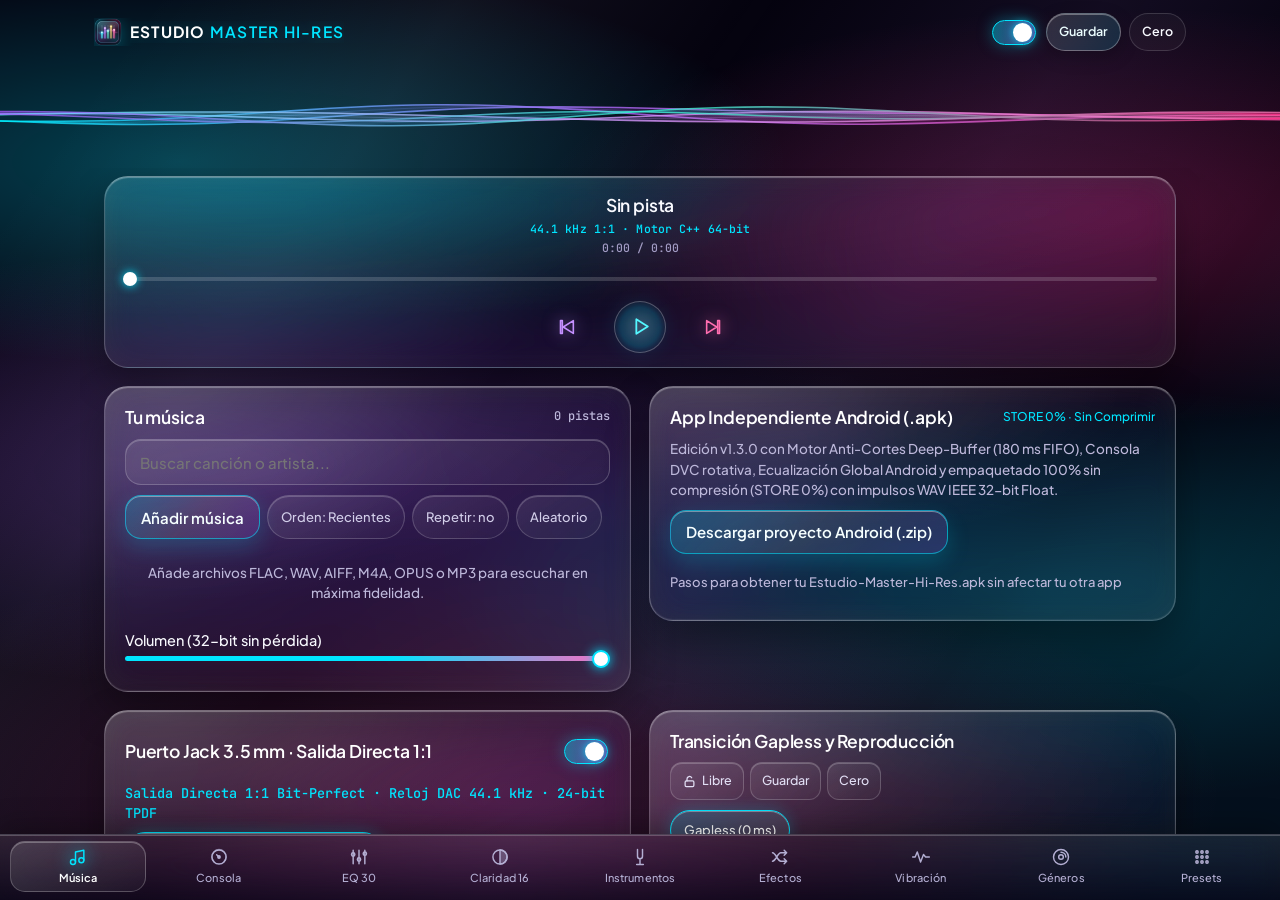
<file: android/app/src/main/assets/index.html>
<!doctype html>
<html lang="es">
<head>
<meta charset="utf-8">
<meta name="viewport" content="width=device-width,initial-scale=1,viewport-fit=cover">
<title>Estudio Master Hi-Res</title>
<meta name="theme-color" content="#05030F">
<meta name="mobile-web-app-capable" content="yes">
<meta name="apple-mobile-web-app-capable" content="yes">
<meta name="apple-mobile-web-app-status-bar-style" content="black-translucent">
<meta name="apple-mobile-web-app-title" content="Master HiRes">
<link rel="manifest" href="manifest.json">
<link rel="apple-touch-icon" href="icons/icon-180.png">
<link rel="icon" href="icons/icon-192.png">
<style>
/* Tipografías TrueType (.ttf) sin comprimir integradas 100% offline en Web y APK */
@font-face {
  font-family: "Plus Jakarta Sans";
  src: url("fonts/PlusJakartaSans-Variable.ttf") format("truetype");
  font-weight: 400 700;
  font-style: normal;
  font-display: swap;
}
@font-face {
  font-family: "JetBrains Mono";
  src: url("fonts/JetBrainsMono-Variable.ttf") format("truetype");
  font-weight: 400 700;
  font-style: normal;
  font-display: swap;
}
@font-face {
  font-family: "Barlow Semi Condensed";
  src: url("fonts/BarlowSemiCondensed-Medium.ttf") format("truetype");
  font-weight: 400 500;
  font-style: normal;
  font-display: swap;
}
@font-face {
  font-family: "Barlow Semi Condensed";
  src: url("fonts/BarlowSemiCondensed-SemiBold.ttf") format("truetype");
  font-weight: 600;
  font-style: normal;
  font-display: swap;
}
@font-face {
  font-family: "Barlow Semi Condensed";
  src: url("fonts/BarlowSemiCondensed-Bold.ttf") format("truetype");
  font-weight: 700;
  font-style: normal;
  font-display: swap;
}

:root {
  --bg: #05030F;
  --card: rgba(255, 255, 255, 0.06);
  --card2: rgba(255, 255, 255, 0.055);
  --line: rgba(255, 255, 255, 0.18);
  --fg: #F9FAFF;
  --mute: #BDB8DA;
  --acc: #00E5FF;
  --acc2: #A855F7;
  --acc3: #FF2A85;
  --acc-ink: #03151A;
  --warn: #FF6B86;
  --f-ui: "Plus Jakarta Sans", system-ui, -apple-system, "Segoe UI", sans-serif;
  --f-num: "JetBrains Mono", ui-monospace, Menlo, Consolas, monospace;
  color-scheme: dark;
  box-sizing: border-box;
}

[hidden]:not([hidden="until-found"]) {
  display: none !important;
}

/* Secciones Prisma 01 · Notificaciones Flotantes de Humo / Cristal */
body[data-tab="music"] { --acc: #00E5FF; --acc2: #A855F7; --acc3: #FF2A85; --acc-ink: #03151A; }
body[data-tab="con"]   { --bg: #04050E; --acc: #38F9D7; --acc2: #FFB84D; --acc3: #00E5FF; --acc-ink: #031A15; }
body[data-tab="eq30"]  { --bg: #030613; --acc: #5CEEFF; --acc2: #818CF8; --acc3: #F472B6; --acc-ink: #02161E; }
body[data-tab="cl16"]  { --acc: #4DFF9E; --acc2: #00E5FF; --acc3: #C084FC; --acc-ink: #021C0E; }
body[data-tab="inst"]  { --acc: #FF55D8; --acc2: #9D4EDD; --acc3: #00E5FF; --acc-ink: #1F0318; }
body[data-tab="fx"]    { --acc: #22F3FF; --acc2: #A855F7; --acc3: #FF2A85; --acc-ink: #03161A; }
body[data-tab="vib"]   { --acc: #FF3B9A; --acc2: #9D4EDD; --acc3: #00E5FF; --acc-ink: #220312; }
body[data-tab="gen"]   { --acc: #C084FC; --acc2: #00E5FF; --acc3: #FF2A85; --acc-ink: #140626; }
body[data-tab="pre"]   { --acc: #38F9D7; --acc2: #A855F7; --acc3: #FF2A85; --acc-ink: #031B16; }

* {
  box-sizing: border-box;
}

html,
body {
  width: 100%;
  max-width: 100%;
  height: 100vh;
  height: 100dvh;
  margin: 0;
  padding: 0;
  overflow: hidden;
}

body {
  position: relative;
  background-color: var(--bg);
  color: var(--fg);
  font: 500 15px/1.42 var(--f-ui);
  transition: background-color 0.25s ease;
  user-select: none;
  -webkit-user-select: none;
  overscroll-behavior: none;
}

/* Nubes volumétricas de humo y plasma detrás de los recuadros transparentes */
body::before {
  content: "";
  position: fixed;
  inset: 0;
  pointer-events: none;
  z-index: 0;
  background:
    radial-gradient(ellipse 72% 34% at 14% 18%, rgba(0, 229, 255, 0.28), transparent 66%),
    radial-gradient(ellipse 68% 34% at 88% 24%, rgba(255, 42, 133, 0.24), transparent 68%),
    radial-gradient(ellipse 76% 36% at 20% 52%, rgba(168, 85, 247, 0.25), transparent 68%),
    radial-gradient(ellipse 70% 34% at 82% 66%, rgba(0, 229, 255, 0.20), transparent 68%),
    radial-gradient(ellipse 80% 38% at 38% 88%, rgba(255, 79, 163, 0.20), transparent 72%);
}

/* Distinción sutil de humo zafiro-índigo-orquídea en EQ 30 */
body[data-tab="eq30"]::before {
  background:
    radial-gradient(ellipse 74% 36% at 18% 16%, rgba(56, 189, 248, 0.30), transparent 66%),
    radial-gradient(ellipse 68% 34% at 86% 26%, rgba(129, 140, 248, 0.27), transparent 68%),
    radial-gradient(ellipse 76% 36% at 24% 56%, rgba(56, 249, 215, 0.20), transparent 68%),
    radial-gradient(ellipse 72% 34% at 80% 70%, rgba(244, 114, 182, 0.22), transparent 68%),
    radial-gradient(ellipse 80% 38% at 42% 90%, rgba(92, 238, 255, 0.22), transparent 72%);
}

body::after {
  content: "";
  position: fixed;
  inset: 0;
  pointer-events: none;
  z-index: 0;
  background:
    linear-gradient(125deg,
      transparent 8%,
      rgba(220, 235, 255, 0.06) 24%,
      transparent 40%,
      rgba(192, 132, 252, 0.08) 58%,
      transparent 74%,
      rgba(0, 229, 255, 0.06) 90%);
}

input,
textarea {
  user-select: text;
  -webkit-user-select: text;
}

#root {
  width: 100%;
  max-width: 100%;
  height: 100%;
  min-width: 0;
  min-height: 0;
  position: relative;
  z-index: 1;
}

/* Estructura Prisma 01 · Zen Flotante 100% adaptable a móviles y escritorio */
.studio-shell {
  position: relative;
  z-index: 1;
  width: 100%;
  max-width: 100%;
  height: 100%;
  min-width: 0;
  min-height: 0;
  display: grid;
  grid-template-columns: minmax(0, 1fr);
  grid-template-rows: auto auto minmax(0, 1fr) auto;
  grid-template-areas:
    "top"
    "viz"
    "main"
    "tabs";
}

button,
input,
select,
textarea {
  font: inherit;
  color: inherit;
}

button {
  cursor: pointer;
  touch-action: manipulation;
}

:focus-visible {
  outline: 2px solid var(--acc);
  outline-offset: 2px;
}

.num {
  font-family: var(--f-num);
  font-variant-numeric: tabular-nums;
}

.vh {
  position: absolute;
  width: 1px;
  height: 1px;
  overflow: hidden;
  clip: rect(0 0 0 0);
  white-space: nowrap;
}

/* ---------- Cabecera compacta de 1 línea en móvil y escritorio ---------- */
header.top {
  grid-area: top;
  width: 100%;
  max-width: 1120px;
  min-width: 0;
  margin-inline: auto;
  display: flex;
  align-items: center;
  gap: 8px;
  padding: calc(10px + env(safe-area-inset-top, 0px)) max(14px, env(safe-area-inset-right, 0px)) 6px max(14px, env(safe-area-inset-left, 0px));
  flex-wrap: nowrap;
}

header.top h1 {
  font-size: 15.5px;
  font-weight: 700;
  letter-spacing: 0.08em;
  margin: 0;
  flex: 1;
  min-width: 0;
  display: flex;
  align-items: center;
  gap: 8px;
  overflow: hidden;
  text-transform: uppercase;
  color: #FFFFFF;
  text-shadow: 0 0 18px rgba(0, 229, 255, 0.30);
}

header.top .brand-ico {
  width: 28px;
  height: 28px;
  border-radius: 8px;
  flex-shrink: 0;
  object-fit: cover;
  filter: drop-shadow(0 2px 8px rgba(0, 229, 255, 0.28));
}

header.top .brand-txt {
  min-width: 0;
  overflow: hidden;
  text-overflow: ellipsis;
  white-space: nowrap;
}

header.top h1 span span {
  color: var(--acc);
  font-weight: 600;
}

@media (max-width: 480px) {
  header.top {
    gap: 6px;
  }
  header.top h1 {
    font-size: 12px;
    letter-spacing: 0.04em;
    line-height: 1.12;
    gap: 6px;
  }
  header.top .brand-txt {
    display: flex;
    flex-direction: column;
    white-space: normal;
  }
}

header.top .btn {
  min-height: 38px;
  padding: 0 12px;
  border-radius: 999px;
  font-size: 12.5px;
  font-weight: 600;
  white-space: nowrap;
  flex-shrink: 0;
}

header.top .btn.pri {
  background: linear-gradient(135deg, rgba(255, 255, 255, 0.14), rgba(0, 229, 255, 0.14));
  color: #ECFEFF;
  border: 1px solid rgba(255, 255, 255, 0.30);
  box-shadow: 0 6px 18px rgba(0, 0, 0, 0.22), inset 0 1px 0 rgba(255, 255, 255, 0.32);
}

/* ---------- Botones y Chips de Humo Traslúcido ---------- */
.btn {
  min-height: 44px;
  padding: 0 15px;
  border-radius: 16px;
  border: 1px solid rgba(255, 255, 255, 0.20);
  background: linear-gradient(145deg, rgba(255, 255, 255, 0.095) 0%, rgba(255, 255, 255, 0.03) 100%);
  box-shadow: 0 6px 16px rgba(0, 0, 0, 0.18), inset 0 1px 0 rgba(255, 255, 255, 0.24);
  font-weight: 600;
  text-decoration: none;
  display: inline-flex;
  align-items: center;
  justify-content: center;
  gap: 6px;
  white-space: nowrap;
  max-width: 100%;
  transition: background 0.16s, border-color 0.16s, transform 0.14s;
}

.btn:active,
.chip:active,
.ib:active,
.step:active {
  transform: scale(0.97);
}

.btn.pri {
  background: linear-gradient(135deg, rgba(0, 229, 255, 0.22) 0%, rgba(255, 255, 255, 0.10) 50%, rgba(168, 85, 247, 0.20) 100%);
  color: #F6FFFF;
  border: 1px solid rgba(0, 229, 255, 0.55);
  font-weight: 600;
  box-shadow: 0 8px 22px rgba(0, 229, 255, 0.18), inset 0 1px 0 rgba(255, 255, 255, 0.38);
}

.btn.ghost {
  background: rgba(255, 255, 255, 0.035);
  border-color: rgba(255, 255, 255, 0.15);
  box-shadow: none;
}

.btn.sm {
  min-height: 38px;
  padding: 0 12px;
  font-size: 13px;
}

.chip {
  min-height: 40px;
  padding: 0 13px;
  border-radius: 999px;
  border: 1px solid rgba(255, 255, 255, 0.18);
  background: linear-gradient(145deg, rgba(255, 255, 255, 0.08) 0%, rgba(255, 255, 255, 0.025) 100%);
  box-shadow: inset 0 1px 0 rgba(255, 255, 255, 0.20);
  font-weight: 500;
  font-size: 13px;
  color: #D2CEE9;
  white-space: nowrap;
  max-width: 100%;
  transition: background 0.16s, color 0.16s, border-color 0.16s, transform 0.14s;
}

.chip[aria-pressed="true"] {
  background: linear-gradient(135deg, rgba(0, 229, 255, 0.20) 0%, rgba(255, 255, 255, 0.09) 100%);
  color: #FFFFFF;
  border-color: var(--acc);
  box-shadow: 0 0 16px rgba(0, 229, 255, 0.24), inset 0 1px 0 rgba(255, 255, 255, 0.34);
}

/* ---------- Barra de Navegación Flotante tipo Humo ---------- */
.tabs {
  grid-area: tabs;
  width: 100%;
  max-width: 100%;
  min-width: 0;
  display: flex;
  overflow-x: auto;
  overscroll-behavior-x: contain;
  scrollbar-width: none;
  padding: 6px max(10px, env(safe-area-inset-right, 0px)) calc(8px + env(safe-area-inset-bottom, 0px)) max(10px, env(safe-area-inset-left, 0px));
  background: linear-gradient(180deg, rgba(255, 255, 255, 0.085) 0%, rgba(12, 10, 28, 0.56) 100%);
  backdrop-filter: blur(18px) saturate(150%);
  -webkit-backdrop-filter: blur(18px) saturate(150%);
  border-top: 1px solid rgba(255, 255, 255, 0.22);
  box-shadow: 0 -8px 28px rgba(0, 0, 0, 0.26), inset 0 1px 0 rgba(255, 255, 255, 0.22);
  gap: 4px;
}

.tabs::-webkit-scrollbar {
  display: none;
}

.tab {
  flex: 1 0 66px;
  min-height: 50px;
  padding: 5px 8px;
  border: 1px solid transparent;
  border-radius: 15px;
  background: transparent;
  color: #B4AFD3;
  font-size: 11px;
  font-weight: 500;
  letter-spacing: 0.01em;
  display: flex;
  flex-direction: column;
  align-items: center;
  justify-content: center;
  gap: 3px;
  white-space: nowrap;
  transition: color 0.16s, background 0.16s, border-color 0.16s;
}

.tab-ico {
  display: inline-flex;
  width: 20px;
  height: 20px;
}

.tab-ico svg {
  width: 100%;
  height: 100%;
  fill: none;
  stroke: currentColor;
  stroke-width: 1.75;
  stroke-linecap: round;
  stroke-linejoin: round;
}

.tab[aria-selected="true"] {
  color: #FFFFFF;
  font-weight: 600;
  background: linear-gradient(145deg, rgba(255, 255, 255, 0.14) 0%, rgba(255, 255, 255, 0.04) 100%);
  border-color: rgba(255, 255, 255, 0.22);
  box-shadow: inset 0 1px 0 rgba(255, 255, 255, 0.28);
}

.tab[aria-selected="true"] .tab-ico {
  color: var(--acc);
  filter: drop-shadow(0 0 9px var(--acc));
}

/* ---------- Analizador (#viz) ---------- */
#viz {
  grid-area: viz;
  display: block;
  width: 100%;
  max-width: 100%;
  min-width: 0;
  height: 94px;
  background: transparent;
  border-radius: 0;
}

/* ---------- Área Principal y Recuadros Flotantes de Humo Transparente ---------- */
main {
  grid-area: main;
  width: 100%;
  max-width: 1120px;
  min-width: 0;
  min-height: 0;
  margin-inline: auto;
  overflow-y: auto;
  overflow-x: hidden;
  -webkit-overflow-scrolling: touch;
  overscroll-behavior-y: contain;
  padding: 8px max(12px, env(safe-area-inset-right, 0px)) 24px max(12px, env(safe-area-inset-left, 0px));
  display: flex;
  flex-direction: column;
  gap: 16px;
  scrollbar-width: thin;
}

.pane {
  width: 100%;
  min-width: 0;
  display: flex;
  flex-direction: column;
  gap: 16px;
}

.pane[hidden] {
  display: none;
}

/* Reproductor (.dock) exclusivo de la primera pestaña (Música) */
body:not([data-tab="music"]) .dock {
  display: none !important;
}

.dock {
  width: 100%;
  min-width: 0;
  display: flex;
  flex-direction: column;
  padding: 16px 18px 14px;
  gap: 8px;
  border-radius: 24px;
  background:
    radial-gradient(125% 95% at 15% 0%, rgba(0, 229, 255, 0.14) 0%, rgba(255, 255, 255, 0.03) 50%, transparent 78%),
    linear-gradient(155deg, rgba(235, 240, 255, 0.10) 0%, rgba(185, 195, 245, 0.035) 52%, rgba(255, 255, 255, 0.06) 100%);
  backdrop-filter: blur(14px) saturate(145%);
  -webkit-backdrop-filter: blur(14px) saturate(145%);
  border: 1px solid rgba(255, 255, 255, 0.22);
  border-top-color: rgba(255, 255, 255, 0.38);
  box-shadow:
    0 16px 36px rgba(0, 0, 0, 0.32),
    inset 0 1px 1px rgba(255, 255, 255, 0.32),
    inset 0 0 32px rgba(255, 255, 255, 0.035);
}

.card {
  width: 100%;
  min-width: 0;
  border-radius: 24px;
  padding: 18px 20px;
  background:
    radial-gradient(125% 95% at 10% 0%, rgba(255, 255, 255, 0.14) 0%, rgba(255, 255, 255, 0.03) 48%, transparent 75%),
    linear-gradient(155deg, rgba(235, 240, 255, 0.095) 0%, rgba(185, 195, 245, 0.035) 50%, rgba(255, 255, 255, 0.06) 100%);
  backdrop-filter: blur(12px) saturate(140%);
  -webkit-backdrop-filter: blur(12px) saturate(140%);
  border: 1px solid rgba(255, 255, 255, 0.22);
  border-top-color: rgba(255, 255, 255, 0.38);
  border-left-color: rgba(255, 255, 255, 0.28);
  box-shadow:
    0 18px 40px rgba(0, 0, 0, 0.34),
    inset 0 1px 1px rgba(255, 255, 255, 0.32),
    inset 0 -1px 1px rgba(255, 255, 255, 0.08),
    inset 0 0 36px rgba(255, 255, 255, 0.04);
}

/* Matiz sutil Zafiro-Cristal en EQ 30 manteniendo la transparencia de humo flotante */
body[data-tab="eq30"] .card {
  border-radius: 22px;
  background:
    radial-gradient(130% 95% at 12% 0%, rgba(125, 232, 255, 0.15) 0%, rgba(129, 140, 248, 0.04) 50%, transparent 78%),
    linear-gradient(155deg, rgba(220, 242, 255, 0.10) 0%, rgba(150, 175, 255, 0.04) 52%, rgba(244, 114, 182, 0.055) 100%);
  border-color: rgba(145, 225, 255, 0.24);
  border-top-color: rgba(185, 245, 255, 0.44);
  border-left-color: rgba(165, 230, 255, 0.32);
}

.cbody {
  width: 100%;
  min-width: 0;
}

.card.locked .cbody {
  opacity: 0.48;
  pointer-events: none;
}

.chead {
  display: flex;
  align-items: center;
  gap: 8px;
  margin-bottom: 10px;
  flex-wrap: wrap;
  min-width: 0;
}

.chead h2 {
  font-size: 17.5px;
  font-weight: 600;
  margin: 0;
  flex: 1;
  min-width: 120px;
  letter-spacing: -0.01em;
  color: #FFFFFF;
}

.cacts {
  width: 100%;
  display: flex;
  align-items: center;
  gap: 6px;
  flex-wrap: wrap;
}

.hint {
  color: var(--mute);
  font-size: 13.5px;
  line-height: 1.5;
  margin: 0 0 10px;
}

.mini {
  color: var(--mute);
  font-size: 12px;
  line-height: 1.45;
}

/* Interruptores flotantes de humo */
.sw {
  width: 48px;
  height: 44px;
  border: 0;
  background: none;
  padding: 0;
  display: grid;
  place-items: center;
  flex-shrink: 0;
}

.sw i {
  display: block;
  width: 44px;
  height: 25px;
  border-radius: 13px;
  background: rgba(255, 255, 255, 0.12);
  border: 1px solid rgba(255, 255, 255, 0.24);
  box-shadow: inset 0 1px 2px rgba(0, 0, 0, 0.25);
  position: relative;
  transition: background 0.18s, box-shadow 0.18s, border-color 0.18s;
}

.sw i::after {
  content: "";
  position: absolute;
  top: 2px;
  left: 3px;
  width: 19px;
  height: 19px;
  border-radius: 50%;
  background: #FFFFFF;
  box-shadow: 0 2px 6px rgba(0, 0, 0, 0.35);
  transition: transform 0.18s, background 0.18s;
}

.sw[aria-checked="true"] i {
  background: linear-gradient(90deg, rgba(0, 229, 255, 0.42) 0%, rgba(168, 85, 247, 0.48) 100%);
  border-color: var(--acc);
  box-shadow: 0 0 16px rgba(0, 229, 255, 0.34);
}

.sw[aria-checked="true"] i::after {
  transform: translateX(17px);
  background: #FFFFFF;
  box-shadow: 0 0 10px var(--acc);
}

/* Botones de acción de tarjeta (.ib) tipo cápsula de humo */
.ib {
  min-height: 38px;
  min-width: 44px;
  padding: 0 11px;
  border-radius: 12px;
  border: 1px solid rgba(255, 255, 255, 0.18);
  background: linear-gradient(145deg, rgba(255, 255, 255, 0.085) 0%, rgba(255, 255, 255, 0.025) 100%);
  box-shadow: inset 0 1px 0 rgba(255, 255, 255, 0.22);
  font-weight: 500;
  font-size: 12.5px;
  display: inline-flex;
  align-items: center;
  justify-content: center;
  gap: 5px;
  color: #E2DFF5;
  white-space: nowrap;
}

.ib[aria-pressed="true"] {
  border-color: var(--acc);
  color: #FFFFFF;
  background: linear-gradient(135deg, rgba(0, 229, 255, 0.18), rgba(255, 255, 255, 0.06));
  box-shadow: 0 0 14px rgba(0, 229, 255, 0.22), inset 0 1px 0 rgba(255, 255, 255, 0.28);
}

.ib svg {
  width: 15px;
  height: 15px;
  fill: none;
  stroke: currentColor;
  stroke-width: 2;
  stroke-linecap: round;
  stroke-linejoin: round;
  flex-shrink: 0;
}

/* ---------- Filas de Parámetros y Deslizadores ---------- */
.prow {
  width: 100%;
  min-width: 0;
  display: flex;
  flex-direction: column;
  gap: 6px;
  padding: 12px 0;
  border-top: 1px solid rgba(255, 255, 255, 0.10);
}

.prow:first-of-type {
  border-top: 0;
}

.ptop {
  width: 100%;
  min-width: 0;
  display: flex;
  align-items: center;
  justify-content: space-between;
  gap: 8px;
}

.pl {
  font-weight: 500;
  font-size: 14.5px;
  flex: 1;
  min-width: 0;
  overflow: hidden;
  text-overflow: ellipsis;
}

.pv {
  display: flex;
  align-items: center;
  gap: 4px;
  flex-shrink: 0;
}

.in {
  width: 78px;
  min-height: 38px;
  padding: 0 7px;
  text-align: right;
  border-radius: 11px;
  border: 1px solid rgba(255, 255, 255, 0.20);
  background: rgba(255, 255, 255, 0.065);
  box-shadow: inset 0 1px 2px rgba(0, 0, 0, 0.20);
  font-size: 13.5px;
}

.u {
  color: var(--mute);
  font-size: 12px;
  min-width: 22px;
}

.pctl {
  width: 100%;
  min-width: 0;
  display: flex;
  align-items: center;
  gap: 6px;
}

.pctl input[type="range"],
.rfull {
  flex: 1;
  width: 100%;
  min-width: 0;
  height: 44px;
  accent-color: var(--acc);
  margin: 0;
  touch-action: pan-y;
  -webkit-appearance: none;
  appearance: none;
  background: transparent;
}

#seek {
  touch-action: pan-y;
  -webkit-appearance: none;
  appearance: none;
  background: transparent;
}

.pctl input[type="range"]::-webkit-slider-runnable-track,
.rfull::-webkit-slider-runnable-track {
  height: 5px;
  border-radius: 999px;
  background: linear-gradient(
    90deg,
    #00E5FF 0%,
    var(--acc) calc(var(--p, 50%) * 0.55),
    #FF6AC2 var(--p, 50%),
    rgba(255, 255, 255, 0.16) var(--p, 50%),
    rgba(255, 255, 255, 0.16) 100%
  );
}

.pctl input[type="range"]::-webkit-slider-thumb,
.rfull::-webkit-slider-thumb {
  -webkit-appearance: none;
  appearance: none;
  width: 18px;
  height: 18px;
  margin-top: -6.5px;
  border-radius: 50%;
  background: #FFFFFF;
  border: 2px solid var(--acc);
  box-shadow: 0 0 12px var(--acc);
}

#seek::-webkit-slider-runnable-track {
  height: 4px;
  border-radius: 999px;
  background: linear-gradient(
    90deg,
    #00E5FF 0%,
    #A855F7 calc(var(--p, 0%) * 0.65),
    #FF4FA3 var(--p, 0%),
    rgba(255, 255, 255, 0.16) var(--p, 0%),
    rgba(255, 255, 255, 0.16) 100%
  );
}

#seek::-webkit-slider-thumb {
  -webkit-appearance: none;
  appearance: none;
  width: 14px;
  height: 14px;
  margin-top: -5px;
  border-radius: 50%;
  background: #FFFFFF;
  box-shadow: 0 0 10px #00E5FF;
}

.step {
  width: 40px;
  height: 42px;
  border-radius: 12px;
  border: 1px solid rgba(255, 255, 255, 0.18);
  background: linear-gradient(145deg, rgba(255, 255, 255, 0.085) 0%, rgba(255, 255, 255, 0.025) 100%);
  box-shadow: inset 0 1px 0 rgba(255, 255, 255, 0.22);
  font-size: 18px;
  line-height: 1;
  flex: none;
  display: grid;
  place-items: center;
  padding: 0;
  color: #EFEAFF;
}

.rst {
  width: 36px;
  height: 42px;
  border-radius: 12px;
  border: 0;
  background: transparent;
  color: var(--mute);
  flex: none;
  font-size: 16px;
  padding: 0;
}

.adv {
  margin-top: 2px;
}

.adv summary {
  min-height: 40px;
  display: flex;
  align-items: center;
  color: var(--mute);
  font-size: 13px;
  cursor: pointer;
}

.adv[open] {
  padding: 8px 12px 6px;
  border-radius: 16px;
  background: rgba(255, 255, 255, 0.055);
  border: 1px solid rgba(255, 255, 255, 0.15);
  box-shadow: inset 0 1px 0 rgba(255, 255, 255, 0.18);
}

/* ---------- Bandas verticales de Humo Traslúcido (Claridad 16 = cápsula · EQ 30 = prisma zafiro) ---------- */
.strip-nav {
  width: 100%;
  min-width: 0;
  display: flex;
  align-items: center;
  gap: 8px;
  margin-top: 10px;
  padding: 6px 10px;
  border-radius: 14px;
  background: rgba(255, 255, 255, 0.045);
  border: 1px solid rgba(255, 255, 255, 0.14);
}

.strip-nav-lbl {
  font-size: 11px;
  color: var(--mute);
  white-space: nowrap;
  flex-shrink: 0;
}

.strip-nav input[type="range"].rfull {
  height: 32px;
}

.strip {
  width: 100%;
  max-width: 100%;
  min-width: 0;
  display: flex;
  overflow-x: auto;
  gap: 8px;
  padding: 12px 2px 14px;
  scrollbar-width: thin;
  overscroll-behavior-x: contain;
}

.bcol {
  flex: none;
  width: 48px;
  display: flex;
  flex-direction: column;
  align-items: center;
  gap: 6px;
}

.bv {
  font-size: 11px;
  color: var(--mute);
  height: 15px;
  touch-action: pan-x;
}

.btrack {
  position: relative;
  width: 42px;
  height: clamp(174px, 31dvh, 224px);
  touch-action: none;
  -webkit-touch-callout: none;
  user-select: none;
  -webkit-user-select: none;
  cursor: ns-resize;
  border-radius: 999px;
  background: linear-gradient(180deg, rgba(255, 255, 255, 0.12) 0%, rgba(255, 255, 255, 0.03) 100%);
  border: 1px solid rgba(255, 255, 255, 0.22);
  box-shadow: inset 0 1px 0 rgba(255, 255, 255, 0.30), 0 6px 14px rgba(0, 0, 0, 0.18);
}

body[data-tab="eq30"] .bcol {
  width: 46px;
}

body[data-tab="eq30"] .btrack {
  width: 40px;
  border-radius: 13px;
  background: linear-gradient(180deg, rgba(135, 232, 255, 0.13) 0%, rgba(129, 140, 248, 0.04) 55%, rgba(255, 255, 255, 0.035) 100%);
  border-color: rgba(155, 225, 255, 0.25);
  border-top-color: rgba(195, 245, 255, 0.42);
}

.btrack * {
  pointer-events: none;
  touch-action: none;
}

.bcol.sel .btrack,
.btrack.dragging {
  border-color: var(--acc);
  box-shadow: 0 0 18px rgba(0, 229, 255, 0.34), inset 0 0 14px rgba(255, 255, 255, 0.16);
}

.bin {
  position: absolute;
  inset: 11px 0;
}

.brail {
  position: absolute;
  left: 50%;
  top: 0;
  bottom: 0;
  width: 2px;
  margin-left: -1px;
  background: rgba(255, 255, 255, 0.22);
  border-radius: 2px;
}

.bzero {
  position: absolute;
  left: 6px;
  right: 6px;
  top: 50%;
  height: 1px;
  background: rgba(255, 255, 255, 0.40);
}

.bfill {
  position: absolute;
  left: 50%;
  width: 5px;
  margin-left: -2.5px;
  background: linear-gradient(180deg, #00E5FF 0%, var(--acc) 55%, #C084FC 100%);
  border-radius: 3px;
  box-shadow: 0 0 10px var(--acc);
}

body[data-tab="eq30"] .bfill {
  background: linear-gradient(180deg, #5CEEFF 0%, #818CF8 55%, #F472B6 100%);
}

.bthumb {
  position: absolute;
  left: 4px;
  right: 4px;
  height: 16px;
  margin-top: -8px;
  border-radius: 999px;
  background: #FFFFFF;
  border: 2px solid var(--acc);
  box-shadow: 0 0 14px var(--acc);
}

body[data-tab="eq30"] .bthumb {
  border-radius: 6px;
}

.btrack.dragging .bthumb {
  transform: scale(1.08);
  box-shadow: 0 0 20px var(--acc);
}

.bf {
  font-size: 11px;
  color: var(--mute);
  padding: 2px 0;
  touch-action: pan-x;
}

.bn {
  font-size: 10px;
  color: var(--mute);
  height: 22px;
  overflow: hidden;
  text-align: center;
  line-height: 1.1;
  touch-action: pan-x;
}

.fine {
  border-top: 1px solid rgba(255, 255, 255, 0.12);
  padding-top: 14px;
  display: flex;
  flex-direction: column;
  gap: 10px;
}

.fnav {
  display: flex;
  align-items: center;
  gap: 8px;
}

.fnav .mid {
  flex: 1;
  min-width: 0;
  text-align: center;
}

.fname {
  font-weight: 500;
  font-size: 15.5px;
}

.fval {
  font-size: 21px;
  color: var(--acc);
  text-shadow: 0 0 14px rgba(0, 229, 255, 0.36);
}

.frow {
  display: flex;
  gap: 6px;
  align-items: center;
  justify-content: center;
  flex-wrap: wrap;
}

.frow .btn {
  min-width: 48px;
  padding: 0 8px;
}

.chips {
  display: flex;
  gap: 7px;
  flex-wrap: wrap;
  min-width: 0;
}

/* ---------- Música / Biblioteca ---------- */
.sbox { position: relative; display: flex; align-items: center; margin-bottom: 10px; min-width: 0; }
.sbox .field { padding-right: 40px; }
.sbox .sclr { position: absolute; right: 6px; width: 38px; height: 38px; border: 0; border-radius: 8px; background: transparent; color: var(--mute); font-size: 18px; display: grid; place-items: center; }
.plist { display: flex; flex-direction: column; gap: 5px; max-height: 310px; overflow-y: auto; min-width: 0; }
.pitem { width: 100%; min-width: 0; min-height: 52px; text-align: left; border: 1px solid transparent; border-radius: 16px; background: rgba(255, 255, 255, 0.025); padding: 8px 12px; display: flex; align-items: center; gap: 10px; transition: background 0.15s, border-color 0.15s; }
.pitem:hover { background: rgba(255, 255, 255, 0.06); }
.pitem[aria-current="true"] { background: linear-gradient(135deg, rgba(0, 229, 255, 0.14), rgba(255, 255, 255, 0.06)); border-color: rgba(0, 229, 255, 0.38); color: #FFFFFF; font-weight: 600; box-shadow: inset 0 1px 0 rgba(255, 255, 255, 0.25); }
.pmeta { flex: 1; min-width: 0; display: flex; flex-direction: column; gap: 2px; }
.pmeta .pt { overflow: hidden; text-overflow: ellipsis; white-space: nowrap; }
.pmeta .pa { overflow: hidden; text-overflow: ellipsis; white-space: nowrap; font-size: 12px; color: var(--mute); font-weight: 400; }
.pdur { font-size: 12px; color: var(--mute); flex: none; }
.empty { color: var(--mute); padding: 16px 8px; text-align: center; font-size: 13.5px; }

/* Pasos APK */
.apk-steps { margin: 10px 0 0; padding-left: 18px; color: var(--fg); font-size: 13.5px; display: flex; flex-direction: column; gap: 8px; }
.apk-steps li::marker { color: var(--acc); font-weight: 700; }
.apk-badge { color: var(--acc); font-size: 12px; font-weight: 500; white-space: nowrap; }

/* ---------- Presets y Campos Flotantes de Humo ---------- */
.prrow { display: flex; align-items: center; gap: 8px; padding: 10px 0; border-top: 1px solid rgba(255, 255, 255, 0.10); flex-wrap: wrap; min-width: 0; }
.prrow:first-child { border-top: 0; }
.prn { flex: 1; min-width: 130px; display: flex; flex-direction: column; gap: 2px; }
.prn b { overflow: hidden; text-overflow: ellipsis; white-space: nowrap; font-weight: 600; }
.prn small { color: var(--mute); font-size: 12px; }
.field {
  width: 100%;
  min-width: 0;
  min-height: 46px;
  padding: 0 14px;
  border-radius: 16px;
  border: 1px solid rgba(255, 255, 255, 0.20);
  background: linear-gradient(145deg, rgba(255, 255, 255, 0.085) 0%, rgba(255, 255, 255, 0.03) 100%);
  box-shadow: inset 0 1px 0 rgba(255, 255, 255, 0.22);
}
select.field option {
  background: #0D0A1E;
  color: #F9FAFF;
}
textarea.field { min-height: 110px; padding: 12px 14px; font-family: var(--f-num); font-size: 12px; resize: vertical; }
canvas.radar {
  width: 148px;
  height: 148px;
  display: block;
  margin: 4px auto 10px;
  border-radius: 50%;
  background: radial-gradient(circle, rgba(255, 255, 255, 0.10) 0%, rgba(0, 229, 255, 0.08) 45%, rgba(255, 255, 255, 0.03) 100%);
  border: 1px solid rgba(255, 255, 255, 0.24);
  box-shadow: inset 0 1px 0 rgba(255, 255, 255, 0.25);
}

/* ---------- Controles internos del Reproductor (.dock en Música) ---------- */
.dt {
  display: flex;
  flex-direction: column;
  align-items: center;
  justify-content: center;
  gap: 3px;
  text-align: center;
  min-width: 0;
}

#dTitle {
  font-size: 17.5px;
  font-weight: 600;
  letter-spacing: -0.01em;
  max-width: 100%;
  overflow: hidden;
  text-overflow: ellipsis;
  white-space: nowrap;
}

#dTitle .dt-sep,
#dTitle .dt-art {
  color: #BDB8DA;
  font-weight: 400;
}

#dSpec {
  font-size: 11.5px;
  color: var(--acc);
  letter-spacing: 0.01em;
  max-width: 100%;
  overflow: hidden;
  text-overflow: ellipsis;
  white-space: nowrap;
}

#dTime {
  font-size: 11.5px;
  color: #A29CC4;
}

#seek {
  width: 100%;
  height: 28px;
  margin: 0;
}

.dc {
  display: flex;
  align-items: center;
  justify-content: center;
  gap: 26px;
}

.tb {
  width: 44px;
  height: 44px;
  border-radius: 50%;
  border: 0;
  background: transparent;
  display: grid;
  place-items: center;
  padding: 0;
}

.tb svg {
  width: 22px;
  height: 22px;
  fill: none;
  stroke: currentColor;
  stroke-width: 1.75;
  stroke-linejoin: round;
  stroke-linecap: round;
}

#bPrev {
  color: #C490FF;
  filter: drop-shadow(0 0 8px rgba(196, 144, 255, 0.6));
}

#bPlay.tb.play {
  width: 52px;
  height: 52px;
  background: radial-gradient(circle, rgba(255, 255, 255, 0.16) 0%, rgba(0, 229, 255, 0.14) 55%, transparent 76%);
  border: 1px solid rgba(255, 255, 255, 0.26);
  color: #54F7FF;
  filter: drop-shadow(0 0 10px rgba(0, 229, 255, 0.68));
}

#bPlay.tb.play svg {
  width: 25px;
  height: 25px;
}

#bNext {
  color: #FF6EB0;
  filter: drop-shadow(0 0 8px rgba(255, 110, 176, 0.6));
}

#toast {
  position: fixed;
  left: 50%;
  transform: translate(-50%, 10px);
  bottom: calc(82px + env(safe-area-inset-bottom, 0px));
  background: linear-gradient(145deg, rgba(255, 255, 255, 0.18), rgba(20, 16, 42, 0.65));
  backdrop-filter: blur(18px) saturate(150%);
  -webkit-backdrop-filter: blur(18px) saturate(150%);
  border: 1px solid rgba(255, 255, 255, 0.34);
  box-shadow: 0 14px 34px rgba(0, 0, 0, 0.38), inset 0 1px 0 rgba(255, 255, 255, 0.35);
  color: #FFFFFF;
  padding: 10px 18px;
  border-radius: 999px;
  font-weight: 500;
  font-size: 13.5px;
  opacity: 0;
  pointer-events: none;
  transition: opacity 0.18s, transform 0.18s;
  max-width: calc(100% - 28px);
  text-align: center;
  z-index: 30;
}

#toast.on {
  opacity: 1;
  transform: translate(-50%, 0);
}

/* ---------- Adaptación fina para teléfonos móviles ---------- */
@media (max-width: 640px) {
  header.top {
    gap: 6px;
    padding: calc(8px + env(safe-area-inset-top, 0px)) max(12px, env(safe-area-inset-right, 0px)) 4px max(12px, env(safe-area-inset-left, 0px));
  }

  header.top h1 {
    font-size: 15px;
    letter-spacing: 0.09em;
  }

  header.top .btn {
    min-height: 36px;
    padding: 0 10px;
    font-size: 12px;
  }

  #viz {
    height: 76px;
  }

  main {
    padding: 6px max(10px, env(safe-area-inset-right, 0px)) 20px max(10px, env(safe-area-inset-left, 0px));
    gap: 12px;
  }

  .pane {
    gap: 12px;
  }

  .card,
  .dock {
    padding: 14px 14px;
    border-radius: 20px;
  }

  .card {
    backdrop-filter: none;
    -webkit-backdrop-filter: none;
    background:
      radial-gradient(125% 95% at 10% 0%, rgba(255, 255, 255, 0.14) 0%, rgba(255, 255, 255, 0.03) 48%, transparent 75%),
      linear-gradient(155deg, rgba(24, 21, 46, 0.72) 0%, rgba(16, 14, 34, 0.66) 52%, rgba(28, 24, 52, 0.70) 100%);
  }

  body[data-tab="eq30"] .card {
    background:
      radial-gradient(130% 95% at 12% 0%, rgba(125, 232, 255, 0.16) 0%, rgba(129, 140, 248, 0.05) 50%, transparent 78%),
      linear-gradient(155deg, rgba(16, 26, 52, 0.74) 0%, rgba(12, 18, 40, 0.68) 52%, rgba(34, 18, 46, 0.70) 100%);
  }

  .chead h2 {
    font-size: 16.5px;
  }

  .cacts .ib {
    flex: 1 1 auto;
    padding: 0 9px;
    font-size: 12px;
  }

  .in {
    width: 72px;
    font-size: 13px;
  }

  .step {
    width: 38px;
    height: 40px;
  }

  .rst {
    width: 32px;
    height: 40px;
  }

  .tab {
    flex: 0 0 68px;
    min-height: 48px;
    padding: 4px 6px;
    font-size: 10.5px;
  }
}

/* ---------- Distribución amplia en pantallas grandes (Tablet / Escritorio) ---------- */
@media (min-width: 960px) {
  #viz {
    height: 108px;
  }

  main {
    padding-inline: 24px;
  }

  .pane[data-id="music"],
  .pane[data-id="con"],
  .pane[data-id="inst"],
  .pane[data-id="fx"],
  .pane[data-id="vib"],
  .pane[data-id="pre"] {
    display: grid;
    grid-template-columns: repeat(2, minmax(0, 1fr));
    align-items: start;
    gap: 18px;
  }

  .pane[data-id="music"] > .dock,
  .pane[data-id="con"] > .con-fader-card,
  .pane[data-id="inst"] > .hint,
  .pane[data-id="vib"] > .card:first-child {
    grid-column: 1 / -1;
  }

  .pane[hidden] {
    display: none !important;
  }
}

/* ---------- Optimización Anti-Cortes GPU Móvil (0% readback blur al hacer scroll o bajar notificaciones) ---------- */
body.ui-idle *,
body.ui-idle *::before,
body.ui-idle *::after {
  animation-play-state: paused !important;
  transition: none !important;
}

@media (hover: none), (pointer: coarse), (max-width: 900px) {
  .tabs {
    backdrop-filter: none !important;
    -webkit-backdrop-filter: none !important;
    background: linear-gradient(180deg, rgba(22, 19, 44, 0.94) 0%, rgba(9, 7, 22, 0.98) 100%);
  }

  .dock,
  .card,
  #toast {
    backdrop-filter: none !important;
    -webkit-backdrop-filter: none !important;
  }

  .dock {
    background:
      radial-gradient(125% 95% at 15% 0%, rgba(0, 229, 255, 0.16) 0%, rgba(255, 255, 255, 0.03) 50%, transparent 78%),
      linear-gradient(155deg, rgba(24, 22, 48, 0.88) 0%, rgba(15, 13, 33, 0.86) 52%, rgba(26, 22, 50, 0.88) 100%);
  }

  #toast {
    background: linear-gradient(145deg, rgba(30, 26, 58, 0.96), rgba(14, 11, 30, 0.98));
  }
}

/* ---------- Consola DVC · Faders con Preamp + Curva en Vivo + Perillas Rotativas ---------- */
.con-strip {
  width: 100%;
  max-width: 100%;
  min-width: 0;
  display: flex;
  align-items: stretch;
  overflow-x: auto;
  gap: 8px;
  padding: 8px 2px 10px;
  scrollbar-width: thin;
  overscroll-behavior-x: contain;
}

.cfcol {
  flex: 1 0 46px;
  min-width: 46px;
  display: flex;
  flex-direction: column;
  align-items: center;
  gap: 5px;
}

.cfcol.is-preamp {
  padding: 6px 8px 6px;
  margin-right: 4px;
  border-radius: 18px;
  background: linear-gradient(180deg, rgba(255, 255, 255, 0.075) 0%, rgba(255, 255, 255, 0.02) 100%);
  border: 1px solid rgba(255, 255, 255, 0.16);
}

.cftrack {
  position: relative;
  width: 40px;
  height: clamp(190px, 32dvh, 244px);
  touch-action: none;
  user-select: none;
  -webkit-user-select: none;
  cursor: ns-resize;
  border-radius: 16px;
}

.cftrack * {
  pointer-events: none;
  touch-action: none;
}

.cfmarks {
  position: absolute;
  inset: 16px 3px;
  background-image:
    repeating-linear-gradient(
      to bottom,
      rgba(255, 255, 255, 0.24) 0px,
      rgba(255, 255, 255, 0.24) 1px,
      transparent 1px,
      transparent 22%
    );
  opacity: 0.45;
}

.cfrail {
  position: absolute;
  left: 50%;
  top: 14px;
  bottom: 14px;
  width: 2px;
  margin-left: -1px;
  border-radius: 2px;
  background: rgba(255, 255, 255, 0.18);
}

.cfstem {
  position: absolute;
  left: 50%;
  bottom: 14px;
  width: 3.5px;
  margin-left: -1.75px;
  border-radius: 999px;
  background: linear-gradient(180deg, #FFB84D 0%, #A3E635 48%, #22F3FF 100%);
  box-shadow: 0 0 10px var(--stem-glow, rgba(56, 249, 215, 0.45));
}

.cfcap {
  position: absolute;
  left: 5px;
  right: 5px;
  height: 46px;
  margin-top: -23px;
  border-radius: 15px;
  background: linear-gradient(180deg, rgba(46, 48, 68, 0.96) 0%, rgba(24, 25, 38, 0.98) 100%);
  border: 1.5px solid rgba(255, 255, 255, 0.26);
  box-shadow: 0 6px 14px rgba(0, 0, 0, 0.48), inset 0 1px 0 rgba(255, 255, 255, 0.22);
  display: grid;
  place-items: center;
}

.cfcap::after {
  content: "";
  width: 14px;
  height: 2.5px;
  border-radius: 2px;
  background: #F8FAFC;
  box-shadow: 0 0 6px rgba(255, 255, 255, 0.55);
}

.cftrack.dragging .cfcap {
  border-color: var(--acc);
  box-shadow: 0 0 16px rgba(56, 249, 215, 0.38), inset 0 1px 0 rgba(255, 255, 255, 0.34);
}

.cffreq {
  font-size: 12px;
  font-weight: 700;
  color: #F8FAFC;
  line-height: 1.15;
  white-space: nowrap;
}

.cfval {
  font-size: 11.5px;
  color: var(--mute);
  line-height: 1.1;
  white-space: nowrap;
}

/* Mini gráfica de respuesta suave en Consola */
.con-graph-wrap {
  position: relative;
  width: 100%;
  height: 76px;
  margin-top: 8px;
  border-radius: 18px;
  overflow: hidden;
  background: linear-gradient(180deg, rgba(255, 255, 255, 0.055) 0%, rgba(10, 12, 26, 0.65) 100%);
  border: 1px solid rgba(255, 255, 255, 0.16);
}

canvas.con-curve {
  display: block;
  width: 100%;
  height: 100%;
}

.con-viz-btn {
  position: absolute;
  top: 7px;
  left: 8px;
  min-height: 28px;
  padding: 0 10px;
  border-radius: 999px;
  border: 1px solid rgba(255, 255, 255, 0.20);
  background: rgba(12, 14, 28, 0.78);
  color: #E2E8F0;
  font-size: 11.5px;
  font-weight: 600;
  display: inline-flex;
  align-items: center;
  gap: 5px;
  z-index: 2;
}

.con-viz-btn[aria-pressed="true"] {
  border-color: var(--acc);
  color: #FFFFFF;
}

/* Barra maestra inferior de Consola (Ecu / Límit / Viz + Preajuste + Graves/Agudos) */
.con-master-bar {
  display: flex;
  flex-direction: column;
  gap: 12px;
  margin-top: 12px;
}

.con-top-actions {
  display: flex;
  align-items: center;
  gap: 8px;
}

.con-preset-btn {
  flex: 1;
  min-height: 44px;
  padding: 0 14px;
  border-radius: 999px;
  border: 1px solid rgba(255, 255, 255, 0.24);
  background: linear-gradient(145deg, rgba(255, 255, 255, 0.08) 0%, rgba(255, 255, 255, 0.02) 100%);
  color: #FFFFFF;
  font-weight: 600;
  font-size: 14px;
  text-align: center;
  overflow: hidden;
  text-overflow: ellipsis;
  white-space: nowrap;
}

.con-more-btn {
  width: 44px;
  height: 44px;
  border-radius: 50%;
  border: 1px solid rgba(255, 255, 255, 0.24);
  background: rgba(255, 255, 255, 0.06);
  color: #FFFFFF;
  display: grid;
  place-items: center;
  flex-shrink: 0;
}

.con-more-btn svg {
  width: 18px;
  height: 18px;
  fill: currentColor;
}

.con-bottom-deck {
  display: grid;
  grid-template-columns: auto minmax(0, 1fr);
  gap: 14px;
  align-items: center;
}

.con-pill-stack {
  display: flex;
  flex-direction: column;
  gap: 8px;
}

.con-toggle-btn {
  min-width: 78px;
  min-height: 42px;
  padding: 0 14px;
  border-radius: 999px;
  border: 1px solid rgba(255, 255, 255, 0.20);
  background: rgba(255, 255, 255, 0.055);
  color: #CBD5E1;
  font-weight: 600;
  font-size: 13.5px;
  display: inline-flex;
  align-items: center;
  justify-content: center;
  gap: 6px;
}

.con-toggle-btn[aria-pressed="true"] {
  background: linear-gradient(135deg, rgba(56, 249, 215, 0.20), rgba(0, 229, 255, 0.12));
  border-color: var(--acc);
  color: #FFFFFF;
  box-shadow: 0 0 14px rgba(56, 249, 215, 0.22);
}

.con-toggle-btn svg {
  width: 18px;
  height: 18px;
  stroke: currentColor;
  fill: none;
  stroke-width: 2;
  stroke-linecap: round;
}

.con-tone-knobs {
  display: grid;
  grid-template-columns: repeat(2, minmax(0, 1fr));
  gap: 10px;
  align-items: center;
}

/* ---------- Perillas Rotativas de Precisión (Compresor 6 perillas + Graves/Agudos + Balance + Volumen DVC) ---------- */
.knob-grid-6 {
  display: grid;
  grid-template-columns: repeat(3, minmax(0, 1fr));
  gap: 14px 8px;
  margin-top: 6px;
}

.knob-cell {
  display: flex;
  flex-direction: column;
  align-items: center;
  justify-content: center;
  gap: 4px;
  min-width: 0;
}

.knob-touch {
  position: relative;
  width: 88px;
  height: 88px;
  touch-action: none;
  user-select: none;
  -webkit-user-select: none;
  cursor: ns-resize;
  display: grid;
  place-items: center;
}

.knob-cell.lg .knob-touch {
  width: 126px;
  height: 126px;
}

.knob-svg {
  width: 100%;
  height: 100%;
  overflow: visible;
  pointer-events: none;
}

.knob-track-arc {
  fill: none;
  stroke: rgba(255, 255, 255, 0.10);
  stroke-width: 4.2;
  stroke-linecap: round;
}

.knob-val-arc {
  fill: none;
  stroke: var(--kcol, #00E5FF);
  stroke-width: 4.5;
  stroke-linecap: round;
  filter: drop-shadow(0 0 6px var(--kcol, #00E5FF));
}

.knob-face {
  fill: rgba(26, 27, 40, 0.95);
  stroke: rgba(255, 255, 255, 0.20);
  stroke-width: 1.6;
}

.knob-touch.dragging .knob-face {
  stroke: var(--kcol, var(--acc));
}

.knob-ptr {
  stroke: #F8FAFC;
  stroke-width: 3.4;
  stroke-linecap: round;
}

.knob-lbl {
  font-size: 13px;
  font-weight: 600;
  color: #F8FAFC;
  text-align: center;
  white-space: nowrap;
  overflow: hidden;
  text-overflow: ellipsis;
  max-width: 100%;
}

.knob-readout {
  font-size: 12.5px;
  color: #B9B4D8;
  text-align: center;
  white-space: nowrap;
}

.comp-power-row {
  display: flex;
  flex-direction: column;
  align-items: center;
  gap: 6px;
  margin: 12px 0 6px;
}

.master-dials-wrap {
  display: flex;
  flex-direction: column;
  align-items: center;
  gap: 16px;
  margin-top: 8px;
  padding-top: 14px;
  border-top: 1px solid rgba(255, 255, 255, 0.12);
}

.vol-reset-row {
  width: 100%;
  display: flex;
  align-items: center;
  justify-content: center;
  gap: 16px;
  flex-wrap: wrap;
}

/* Opciones de Motor DVC y Ecualización Global */
.dvc-row {
  display: flex;
  align-items: center;
  justify-content: space-between;
  gap: 12px;
  padding: 12px 0;
  border-top: 1px solid rgba(255, 255, 255, 0.10);
}

.dvc-row:first-of-type {
  border-top: 0;
}

.dvc-meta {
  flex: 1;
  min-width: 0;
  display: flex;
  flex-direction: column;
  gap: 3px;
}

.dvc-meta b {
  font-size: 14.5px;
  font-weight: 600;
  color: #FFFFFF;
}

.dvc-meta span {
  font-size: 12.5px;
  color: var(--mute);
  line-height: 1.4;
}

@media (max-width: 420px) {
  .con-bottom-deck {
    grid-template-columns: 1fr;
  }
  .con-pill-stack {
    flex-direction: row;
    justify-content: space-between;
  }
  .con-toggle-btn {
    flex: 1;
    min-width: 0;
  }
  .knob-touch {
    width: 80px;
    height: 80px;
  }
  .knob-cell.lg .knob-touch {
    width: 114px;
    height: 114px;
  }
}

@media (prefers-reduced-motion: reduce) {
  * {
    transition: none !important;
  }
}

</style>
</head>
<body>
<div id="root">
  <div class="studio-shell">
    <header class="top">
      <h1 class="brand-title">
        <img src="icons/icon-192.png" alt="" aria-hidden="true" class="brand-ico">
        <span class="brand-txt">Estudio <span>Master Hi-Res</span></span>
      </h1>
      <button class="sw" id="bypass" role="switch" aria-checked="true" aria-label="Procesado de audio activo"><i></i></button>
      <button class="btn pri" id="saveAll" type="button">Guardar</button>
      <button class="btn ghost" id="resetAll" type="button">Cero</button>
    </header>
    <canvas id="viz" aria-label="Analizador de espectro y curva de ecualización total" role="img"></canvas>
    <main id="main">
      <div class="dock" id="playerDock">
        <div class="dt">
          <span id="dTitle">Sin pista</span>
          <span id="dSpec" class="num">Motor C++ 64-bit · Reloj 1:1 Bit-Perfect</span>
          <span id="dTime" class="num">0:00 / 0:00</span>
        </div>
        <input type="range" id="seek" min="0" max="1" step="0.05" value="0" aria-label="Posición de la pista">
        <div class="dc">
          <button class="tb" id="bPrev" type="button" aria-label="Anterior"><svg viewBox="0 0 24 24"><path d="M6 5h2v14H6zM20 5v14L9 12z"/></svg></button>
          <button class="tb play" id="bPlay" type="button" aria-label="Reproducir"><svg viewBox="0 0 24 24" id="playIcon"><path d="M8 5v14l11-7z"/></svg></button>
          <button class="tb" id="bNext" type="button" aria-label="Siguiente"><svg viewBox="0 0 24 24"><path d="M16 5h2v14h-2zM4 5l11 7L4 19z"/></svg></button>
        </div>
      </div>
    </main>
    <nav class="tabs" id="tabs" role="tablist" aria-label="Secciones"></nav>
    <div id="toast" role="status" aria-live="polite"></div>
  </div>
</div>
<script>
(() => {
  // src/estudioEq.ts
  function bootEstudioEQ(rootEl) {
    if (window.__estudioEqBooted) return;
    window.__estudioEqBooted = true;
    const NATIVE = typeof window.AndroidBridge !== "undefined" && window.AndroidBridge !== null;
    const $ = (s, r = rootEl) => r.querySelector(s) || document.querySelector(s);
    function h(tag, props, ...kids) {
      const e = document.createElement(tag);
      if (props) {
        for (const k in props) {
          const v = props[k];
          if (v == null || v === false) continue;
          if (k === "class") e.className = String(v);
          else if (k === "text") e.textContent = String(v);
          else if (k.startsWith("on") && typeof v === "function") e.addEventListener(k.slice(2), v);
          else if (v === true) e.setAttribute(k, "");
          else e.setAttribute(k, String(v));
        }
      }
      for (const c of kids.flat()) {
        if (c != null && c !== false) {
          e.append(c.nodeType ? c : document.createTextNode(String(c)));
        }
      }
      return e;
    }
    const clamp = (v, a, b) => Math.min(b, Math.max(a, v));
    const clone = (o) => JSON.parse(JSON.stringify(o));
    const dB = (x) => Math.pow(10, x / 20);
    const r1 = (v) => Math.round(v * 10) / 10;
    const fmtF = (f) => f >= 1e3 ? +(f / 1e3).toFixed(2) + "k" : String(f);
    const fmtHz = (f) => f >= 1e3 ? +(f / 1e3).toFixed(2) + " kHz" : f + " Hz";
    const sgn = (v, d = 1) => (v > 0 ? "+" : v < 0 ? "−" : "") + Math.abs(v).toFixed(d);
    const mmss = (t) => {
      t = Math.max(0, t | 0);
      return (t / 60 | 0) + ":" + String(t % 60).padStart(2, "0");
    };
    const normStr = (s) => String(s || "").normalize("NFD").replace(/[\u0300-\u036f]/g, "").toLowerCase();
    const BANDS10 = [31.25, 62.5, 125, 250, 500, 1e3, 2e3, 4e3, 8e3, 16e3];
    const LABELS10 = ["31", "62", "125", "250", "500", "1K", "2K", "4K", "8K", "16K"];
    const BANDS30 = [
      25,
      31.5,
      40,
      50,
      63,
      80,
      100,
      125,
      160,
      200,
      250,
      315,
      400,
      500,
      630,
      800,
      1e3,
      1250,
      1600,
      2e3,
      2500,
      3150,
      4e3,
      5e3,
      6300,
      8e3,
      1e4,
      12500,
      16e3,
      2e4
    ];
    const BANDS16 = [40, 63, 100, 160, 250, 400, 630, 1e3, 1600, 2500, 4e3, 5e3, 8e3, 1e4, 12500, 16e3];
    const NAMES16 = [
      "Sub",
      "Graves",
      "Bajos",
      "Cuerpo",
      "Calidez",
      "Barro",
      "Medios",
      "Voz",
      "Claridad",
      "Nitidez",
      "Dicción",
      "Brillo",
      "Agudos",
      "Aire",
      "Aire +",
      "Ultra"
    ];
    const INST = [
      {
        grp: "drums",
        name: "Batería",
        items: [
          ["kick", "Bombo", 60, 1.2],
          ["snareB", "Caja · cuerpo", 200, 1.4],
          ["snareC", "Caja · chasquido", 5e3, 1.2],
          ["tomF", "Tom de piso", 90, 1.5],
          ["tomM", "Tom medio", 160, 1.5],
          ["tomH", "Tom agudo", 250, 1.5],
          ["hat", "Hi-hat", 9e3, 1],
          ["cym", "Platillos", 12e3, 0.8]
        ]
      },
      {
        grp: "guitar",
        name: "Guitarras",
        items: [
          ["gBody", "Guitarra · cuerpo", 250, 1.2],
          ["gPres", "Guitarra · presencia", 3e3, 1.2],
          ["gAc", "Acústica · brillo", 6e3, 1]
        ]
      },
      {
        grp: "bass",
        name: "Bajo",
        items: [
          ["bLow", "Bajo · cuerpo", 80, 1.4],
          ["bAtk", "Bajo · ataque", 900, 1.4]
        ]
      },
      {
        grp: "voice",
        name: "Voces",
        items: [
          ["vWarm", "Voz · calidez", 200, 1.2],
          ["vPres", "Voz · presencia", 3500, 1.2],
          ["vSib", "Voz · sibilancia", 7e3, 2],
          ["vAir", "Voz · aire", 12e3, 0.8]
        ]
      },
      {
        grp: "keys",
        name: "Teclas y piano",
        items: [
          ["kBody", "Piano · cuerpo", 300, 1.2],
          ["kBri", "Piano · brillo", 4500, 1]
        ]
      }
    ];
    const FXN = {
      tone: "Tono y filtros",
      comp: "Compresor maestro",
      mbcomp: "Compresor multibanda (3 bandas)",
      deess: "De-Esser vocal dinámico",
      sat: "Saturación analógica 4×",
      airexc: "Excitador de aire armónico 4×",
      bmono: "Centrador de subgraves (Mono)",
      xfeed: "Crossfeed de audífonos",
      wid: "Ancho estéreo M/S",
      rev: "Reverberación HD",
      dly: "Eco / Delay",
      sp: "Sonido 3D Binaural",
      sub: "Subgraves potentes",
      glass: "Resonancia de vidrios",
      harm: "Armónicos de graves 4×",
      trem: "Temblor (trémolo)",
      vibr: "Vibrato",
      hap: "Vibración del teléfono"
    };
    function defState() {
      const inst = {};
      INST.forEach((g) => g.items.forEach(([id, , f, q]) => inst[id] = { g: 0, f, q }));
      return {
        master: { pre: 0, vol: 0, ceil: -0.1, autoHead: false },
        play: { xfade: 0, gapless: true, rate: 1, keepPitch: true, hz432: false },
        jack: { hiRes: true, rate: 0, dither24: true },
        con: {
          eqOn: true,
          limOn: true,
          vizOn: true,
          pre: 0,
          bands: Array(10).fill(0),
          bass: 0,
          treb: 0,
          compOn: false,
          attack: 2.5,
          release: 17,
          ratio: 8.7,
          freq: 2e4,
          thresh: -50,
          gain: 0,
          balance: 0,
          dvc: true,
          globalEq: false,
          advTrack: true,
          presetName: "Plano 0.0 dB"
        },
        playerVol: 100,
        q30: 4.32,
        r30: 12,
        propQ30: true,
        eq: Array(30).fill(0),
        q16: 2.8,
        r16: 12,
        propQ16: true,
        cl: Array(16).fill(0),
        inst,
        fx: {
          tone: { bass: 0, bassF: 100, treb: 0, trebF: 8e3, lc: 20, hc: 2e4 },
          comp: { on: false, th: 0, ratio: 1, attack: 3, release: 250, knee: 0, makeup: 0 },
          mbcomp: { on: false, lowX: 160, highX: 3200, lowTh: -20, midTh: -18, highTh: -20, ratio: 3, lowG: 0, midG: 0, highG: 0 },
          deess: { on: false, freq: 6800, th: -24, amt: 6 },
          sat: { on: false, drive: 0, mix: 0, mode: 0 },
          airexc: { on: false, freq: 9500, drive: 25, mix: 0 },
          bmono: { on: false, freq: 100, mono: 100 },
          xfeed: { on: false, mix: 30, fc: 700 },
          wid: { on: false, w: 0 },
          rev: { on: false, irMode: 0, mix: 0, decay: 2, pre: 0, damp: 30, size: 50 },
          dly: { on: false, time: 250, fb: 0, mix: 0, tone: 8e3 },
          sp: { on: false, mix: 0, az: 0, el: 0, dist: 1, rot: 0 },
          sub: { on: false, freq: 50, g: 0, q: 1.2 },
          glass: { on: false, freq: 90, g: 0, q: 6 },
          harm: { on: false, freq: 120, drive: 0, mix: 0 },
          trem: { on: false, rate: 5, depth: 0, shape: 0 },
          vibr: { on: false, rate: 5, depth: 0 },
          hap: { on: false, thr: 60, dur: 40, gap: 60, shake: 0 }
        },
        bypass: false,
        locks: {}
      };
    }
    const S = defState();
    const D = defState();
    function merge(t, s) {
      if (!s || typeof s !== "object") return;
      for (const k in t) {
        if (!(k in s) || s[k] == null) continue;
        if (t[k] && typeof t[k] === "object" && !Array.isArray(t[k])) merge(t[k], s[k]);
        else if (typeof t[k] === "number") {
          const n = +s[k];
          if (isFinite(n)) t[k] = n;
        } else if (typeof t[k] === "boolean") t[k] = !!s[k];
        else if (typeof t[k] === typeof s[k] && !Array.isArray(t[k])) t[k] = s[k];
      }
    }
    const SEC = {
      master: { n: "Entrada y salida", get: (s) => clone(s.master), set: (s, d) => merge(s.master, d) },
      play: { n: "Transición y motor de reproducción", get: (s) => clone(s.play), set: (s, d) => merge(s.play, d) },
      con: {
        n: "Consola DVC y Compresor Rotativo",
        get: (s) => ({
          ...clone(s.con),
          bands: Array.isArray(s.con.bands) ? s.con.bands.slice(0, 10) : Array(10).fill(0)
        }),
        set: (s, d) => {
          if (!d || typeof d !== "object") return;
          const prevGlobal = s.con.globalEq;
          const prevDvc = s.con.dvc;
          const prevAdv = s.con.advTrack;
          merge(s.con, d);
          if (Array.isArray(d.bands) && d.bands.length === 10) {
            s.con.bands = d.bands.map((v) => clamp(isFinite(+v) ? +v : 0, -15, 15));
          }
          if (d.globalEq === void 0) s.con.globalEq = prevGlobal;
          if (d.dvc === void 0) s.con.dvc = prevDvc;
          if (d.advTrack === void 0) s.con.advTrack = prevAdv;
        }
      },
      eq30: {
        n: "EQ de 30 bandas",
        get: (s) => ({ eq: s.eq.slice(), q30: s.q30, r30: s.r30, propQ30: !!s.propQ30 }),
        set: (s, d) => {
          if (!d || typeof d !== "object") return;
          if (Array.isArray(d.eq) && d.eq.length === 30) s.eq = d.eq.map((v) => clamp(isFinite(+v) ? +v : 0, -24, 24));
          if (d.q30 != null && isFinite(+d.q30) && +d.q30 > 0) s.q30 = clamp(+d.q30, 0.3, 20);
          if (d.r30 != null && [6, 12, 24].includes(+d.r30)) s.r30 = +d.r30;
          if (typeof d.propQ30 === "boolean") s.propQ30 = d.propQ30;
        }
      },
      cl16: {
        n: "16 bandas de claridad",
        get: (s) => ({ cl: s.cl.slice(), q16: s.q16, r16: s.r16, propQ16: !!s.propQ16 }),
        set: (s, d) => {
          if (!d || typeof d !== "object") return;
          if (Array.isArray(d.cl) && d.cl.length === 16) s.cl = d.cl.map((v) => clamp(isFinite(+v) ? +v : 0, -24, 24));
          if (d.q16 != null && isFinite(+d.q16) && +d.q16 > 0) s.q16 = clamp(+d.q16, 0.3, 20);
          if (d.r16 != null && [6, 12, 24].includes(+d.r16)) s.r16 = +d.r16;
          if (typeof d.propQ16 === "boolean") s.propQ16 = d.propQ16;
        }
      }
    };
    INST.forEach((g) => {
      SEC[g.grp] = {
        n: g.name,
        get: (s) => {
          const o = {};
          g.items.forEach(([id]) => o[id] = clone(s.inst[id]));
          return o;
        },
        set: (s, d) => {
          if (d && typeof d === "object") g.items.forEach(([id]) => {
            if (d[id]) merge(s.inst[id], d[id]);
          });
        }
      };
    });
    Object.keys(FXN).forEach((k) => {
      SEC[k] = { n: FXN[k], get: (s) => clone(s.fx[k]), set: (s, d) => merge(s.fx[k], d) };
    });
    const ORDER = [
      "master",
      "play",
      "con",
      "eq30",
      "cl16",
      "drums",
      "guitar",
      "bass",
      "voice",
      "keys",
      "tone",
      "comp",
      "mbcomp",
      "deess",
      "sat",
      "airexc",
      "bmono",
      "xfeed",
      "wid",
      "rev",
      "dly",
      "sp",
      "sub",
      "glass",
      "harm",
      "trem",
      "vibr",
      "hap"
    ];
    const getFull = () => {
      const o = {};
      ORDER.forEach((k) => o[k] = SEC[k].get(S));
      return o;
    };
    const resetSec = (k) => SEC[k].set(S, SEC[k].get(D));
    const KEY = "estudio-master-hires-v1";
    const LAST_TRACK_KEY = "estudio-master-hires-last-track";
    const store = { last: null, presets: [], sec: {} };
    let savedRepeat = 0;
    let savedShuffle = false;
    let savedSortMode = "recent";
    let savedLastTrackId = null;
    function loadRawStore() {
      if (NATIVE && window.AndroidBridge?.loadState) {
        try {
          const ns = window.AndroidBridge.loadState();
          if (ns && ns.length > 2) return ns;
        } catch (_e) {
        }
      }
      try {
        return localStorage.getItem(KEY) || "";
      } catch (_e) {
        return "";
      }
    }
    try {
      const r = loadRawStore();
      if (r) {
        const o = JSON.parse(r);
        if (o && typeof o === "object") {
          store.last = o.last && typeof o.last === "object" ? o.last : null;
          store.presets = Array.isArray(o.presets) ? o.presets : [];
          store.sec = o.sec && typeof o.sec === "object" ? o.sec : {};
        }
      }
    } catch (_e) {
    }
    let toastTimer = null;
    function toast(m) {
      const t = $("#toast");
      if (!t) return;
      t.textContent = m;
      t.classList.add("on");
      clearTimeout(toastTimer);
      toastTimer = setTimeout(() => t.classList.remove("on"), 2600);
    }
    function persist() {
      let ok = false;
      const raw = JSON.stringify(store);
      if (NATIVE && window.AndroidBridge?.saveState) {
        try {
          ok = !!window.AndroidBridge.saveState(raw);
        } catch (_e) {
        }
      }
      try {
        localStorage.setItem(KEY, raw);
        ok = true;
      } catch (_e) {
      }
      if (!ok) toast("Este navegador no permite guardar. Usa Exportar en Presets.");
      return ok;
    }
    function snapshotLast() {
      store.last = {
        data: getFull(),
        bypass: !!S.bypass,
        locks: clone(S.locks || {}),
        jack: clone(S.jack || { hiRes: true, rate: 0, dither24: true }),
        playerVol: clamp(isFinite(+S.playerVol) ? +S.playerVol : 100, 0, 100),
        repeat: savedRepeat,
        shuffle: savedShuffle,
        sortMode: savedSortMode,
        lastTrackId: savedLastTrackId
      };
    }
    let saveT = 0;
    function persistNow() {
      clearTimeout(saveT);
      snapshotLast();
      return persist();
    }
    function saveSoon() {
      clearTimeout(saveT);
      saveT = setTimeout(() => {
        snapshotLast();
        persist();
      }, 280);
    }
    if (store.last) {
      S.locks = store.last.locks && typeof store.last.locks === "object" ? store.last.locks : {};
      if (store.last.data && typeof store.last.data === "object") {
        ORDER.forEach((k) => {
          if (store.last.data[k]) SEC[k].set(S, store.last.data[k]);
        });
      }
      if (!S.locks.play) {
        S.play.rate = 1;
        S.play.hz432 = false;
      }
      S.bypass = !!store.last.bypass;
      if (store.last.jack && typeof store.last.jack === "object") {
        if (typeof store.last.jack.hiRes === "boolean") S.jack.hiRes = store.last.jack.hiRes;
        if ([0, 48e3, 96e3, 192e3].includes(+store.last.jack.rate)) S.jack.rate = +store.last.jack.rate;
        if (typeof store.last.jack.dither24 === "boolean") S.jack.dither24 = store.last.jack.dither24;
      }
      if (store.last.playerVol != null && isFinite(+store.last.playerVol)) S.playerVol = clamp(+store.last.playerVol, 0, 100);
      if ([0, 1, 2].includes(+store.last.repeat)) savedRepeat = +store.last.repeat;
      if (typeof store.last.shuffle === "boolean") savedShuffle = store.last.shuffle;
      if (store.last.sortMode === "az" || store.last.sortMode === "recent") savedSortMode = store.last.sortMode;
      if (store.last.lastTrackId != null) savedLastTrackId = String(store.last.lastTrackId);
    }
    try {
      if (!savedLastTrackId) savedLastTrackId = localStorage.getItem(LAST_TRACK_KEY);
    } catch (_e) {
    }
    const stamp = () => (/* @__PURE__ */ new Date()).toLocaleString("es", { day: "2-digit", month: "short", hour: "2-digit", minute: "2-digit" });
    let ctx = null;
    let deckA;
    let deckB;
    let audio;
    let standbyAudio;
    let activeDeck = "A";
    let engineGen = 0;
    let rebuildingCtx = false;
    let ditherReady = false;
    let jackStatusEl = null;
    let jackHw = {
      jackConnected: false,
      portType: NATIVE ? "speaker" : "web",
      deviceName: NATIVE ? "Altavoz del teléfono" : "Salida directa del sistema",
      nativeRate: 48e3,
      framesPerBuffer: 256,
      arbitraryRates: false,
      maxSampleRate: 48e3,
      supportedRates: [48e3],
      bitDepth: 24,
      floatPcm: true
    };
    const N = {};
    let irKey = "";
    let irT = 0;
    let satSig = "";
    let airDriveSig = -1;
    let harmDrive = -1;
    let ceilSig = -999;
    let vizDirty = true;
    let nativeUiVisible = true;
    let nativeWindowFocused = true;
    let scrollBusyUntil = 0;
    const isUiAwake = () => !document.hidden && nativeUiVisible && nativeWindowFocused;
    const P_CACHE = /* @__PURE__ */ Object.create(null);
    const FX_CONN = {
      conEq: false,
      conComp: false,
      conCompSplit: false,
      bal: false,
      hp: false,
      lp: false,
      tone: false,
      eq30: false,
      cl16: false,
      inst: false,
      comp: false,
      wid: false,
      harm: false,
      sat: false,
      airexc: false,
      mbcomp: false,
      deess: false,
      bmono: false,
      xfeed: false,
      sp: false,
      rev: false,
      dly: false,
      trem: false,
      vibr: false,
      dither: false,
      an: false
    };
    const chain = (...n) => {
      for (let i = 0; i < n.length - 1; i++) n[i].connect(n[i + 1]);
    };
    function safeConn(a, b, on) {
      if (on) {
        try {
          a.connect(b);
        } catch (_e) {
        }
      } else {
        try {
          a.disconnect(b);
        } catch (_e) {
        }
      }
    }
    function safeFreq(f, fs) {
      return clamp(f, 10, Math.min(22e3, fs * 0.458));
    }
    function decrampQ(f, q, fs) {
      const fc = safeFreq(f, fs);
      const w0 = 2 * Math.PI * fc / fs;
      if (w0 < 0.35) return clamp(q, 0.2, 24);
      const ratio = Math.sin(w0) / w0;
      return clamp(q * Math.max(0.32, ratio), 0.2, 24);
    }
    function makeCeilingCurve(ceilDb) {
      const n = 16384;
      const c = new Float32Array(n);
      const ceilLin = clamp(dB(ceilDb), 0.25, 0.999);
      const knee = ceilLin * 0.94;
      const span = Math.max(1e-4, ceilLin - knee);
      for (let i = 0; i < n; i++) {
        const x = i * 2 / (n - 1) - 1;
        const ax = Math.abs(x);
        if (ax <= knee) {
          c[i] = x;
        } else {
          const y = knee + span * Math.tanh((ax - knee) / span);
          c[i] = x < 0 ? -y : y;
        }
      }
      return c;
    }
    const STUDIO_WAV_IRS = {
      1: {
        file: "/audio-data/ir-mastering-room-32f.wav",
        label: "Sala Mastering WAV 32f",
        desc: "Impulso WAV IEEE 32-bit Float sin comprimir (0.9 s · Control Room acústico tratado)."
      },
      2: {
        file: "/audio-data/ir-studio-plate-32f.wav",
        label: "Placa EMT WAV 32f",
        desc: "Impulso WAV IEEE 32-bit Float sin comprimir (1.5 s · Placa analógica dorada de estudio)."
      },
      3: {
        file: "/audio-data/ir-acoustic-chamber-32f.wav",
        label: "Cámara Madera WAV 32f",
        desc: "Impulso WAV IEEE 32-bit Float sin comprimir (1.8 s · Cámara acústica natural en estéreo)."
      },
      4: {
        file: "/audio-data/ir-concert-hall-32f.wav",
        label: "Auditorio HD WAV 32f",
        desc: "Impulso WAV IEEE 32-bit Float sin comprimir (2.4 s · Sala sinfónica amplia sin pérdida)."
      }
    };
    const wavBufferCache = /* @__PURE__ */ Object.create(null);
    const wavBufferPending = /* @__PURE__ */ Object.create(null);
    function loadStudioWavBuffer(ac, relUrl) {
      const cacheKey = (ac.sampleRate || 48e3) + "|" + relUrl;
      if (wavBufferCache[cacheKey]) return Promise.resolve(wavBufferCache[cacheKey]);
      if (wavBufferPending[cacheKey]) return wavBufferPending[cacheKey];
      const cleanRel = relUrl.replace(/^\//, "");
      const p = fetch(cleanRel).catch(() => fetch(relUrl)).then((res) => res && res.ok ? res.arrayBuffer() : Promise.reject(new Error("wav_404"))).then((ab) => ac.decodeAudioData(ab.slice(0))).then((decoded) => {
        wavBufferCache[cacheKey] = decoded;
        delete wavBufferPending[cacheKey];
        return decoded;
      }).catch(() => {
        delete wavBufferPending[cacheKey];
        return null;
      });
      wavBufferPending[cacheKey] = p;
      return p;
    }
    function createNativeTpdf24Buffer(ac) {
      const sr = ac.sampleRate || 48e3;
      const frames = sr * 2;
      const buf = ac.createBuffer(2, frames, sr);
      const lsb = 11920928955078125e-23;
      const inv = 23283064365386963e-26;
      for (let ch = 0; ch < 2; ch++) {
        const out = buf.getChannelData(ch);
        let s = ch === 0 ? 1831565813 : 2654435769;
        for (let i = 0; i < frames; i++) {
          s ^= s << 13;
          s ^= s >>> 17;
          s ^= s << 5;
          const r12 = (s >>> 0) * inv;
          s ^= s << 13;
          s ^= s >>> 17;
          s ^= s << 5;
          const r2 = (s >>> 0) * inv;
          out[i] = (r12 - r2) * lsb;
        }
      }
      return buf;
    }
    function makeDeckEl() {
      const el = new Audio();
      el.setAttribute("playsinline", "");
      el.preload = "auto";
      el.preservesPitch = true;
      el.webkitPreservesPitch = true;
      el.volume = 1;
      return el;
    }
    function parseNativeJackJson(raw) {
      try {
        const o = typeof raw === "string" ? JSON.parse(raw) : raw;
        if (!o || typeof o !== "object") return null;
        const obj = o;
        const nat = +obj.nativeRate || 48e3;
        const rates = Array.isArray(obj.supportedRates) ? obj.supportedRates.map((x) => +x).filter((x) => isFinite(x) && x >= 44100) : [nat];
        return {
          jackConnected: !!obj.jackConnected,
          portType: obj.portType || "speaker",
          deviceName: String(obj.deviceName || (obj.jackConnected ? "Puerto Jack 3.5 mm" : "Altavoz del teléfono")),
          nativeRate: nat,
          framesPerBuffer: +obj.framesPerBuffer || 256,
          arbitraryRates: false,
          maxSampleRate: +obj.maxSampleRate || nat,
          supportedRates: rates.length ? rates : [nat],
          bitDepth: +obj.bitDepth || 24,
          floatPcm: obj.floatPcm !== false
        };
      } catch (_e) {
        return null;
      }
    }
    function refreshNativeJackSync() {
      if (!NATIVE || !window.AndroidBridge?.getJackHiResInfo) return;
      try {
        const parsed = parseNativeJackJson(window.AndroidBridge.getJackHiResInfo());
        if (parsed) jackHw = parsed;
      } catch (_e) {
      }
    }
    function createHardwareSyncedContext(AC) {
      const isMobileTouch = NATIVE || typeof window.matchMedia === "function" && window.matchMedia("(pointer: coarse)").matches;
      if (isMobileTouch) {
        try {
          return new AC({ latencyHint: 0.18 });
        } catch (_e0) {
        }
      }
      try {
        return new AC({ latencyHint: "playback" });
      } catch (_e) {
        return new AC();
      }
    }
    function build(attachEvents) {
      const AC = window.AudioContext || window.webkitAudioContext;
      const gen = ++engineGen;
      if (NATIVE && window.AndroidBridge?.configureJackHiRes) {
        try {
          const updated = parseNativeJackJson(
            window.AndroidBridge.configureJackHiRes(!!S.jack.hiRes, jackHw.nativeRate || 48e3)
          );
          if (updated) jackHw = updated;
        } catch (_e) {
        }
      }
      deckA = makeDeckEl();
      deckB = makeDeckEl();
      audio = deckA;
      standbyAudio = deckB;
      activeDeck = "A";
      if (attachEvents) {
        attachEvents(deckA);
        attachEvents(deckB);
      }
      if (!AC) {
        toast("Este navegador no admite audio avanzado.");
        return;
      }
      ctx = createHardwareSyncedContext(AC);
      if (!NATIVE && ctx.sampleRate) {
        jackHw.nativeRate = ctx.sampleRate;
        jackHw.maxSampleRate = ctx.sampleRate;
        jackHw.supportedRates = [ctx.sampleRate];
      }
      const fs = ctx.sampleRate || 48e3;
      ctx.addEventListener("statechange", () => {
        if (gen !== engineGen) return;
        updateEngineSpecUi();
        paintJackStatus();
      });
      const srcA = ctx.createMediaElementSource(deckA);
      const srcB = ctx.createMediaElementSource(deckB);
      const g = (v = 1) => {
        const n = ctx.createGain();
        n.gain.value = v;
        return n;
      };
      const bq = (t, f, q = 0.7071, gn = 0) => {
        const n = ctx.createBiquadFilter();
        n.type = t;
        n.frequency.value = safeFreq(f, fs);
        n.Q.value = t === "peaking" ? decrampQ(f, q, fs) : q;
        n.gain.value = gn;
        return n;
      };
      N.gA = g(1);
      N.gB = g(0);
      N.deckSum = g(1);
      srcA.connect(N.gA);
      srcB.connect(N.gB);
      N.gA.connect(N.deckSum);
      N.gB.connect(N.deckSum);
      N.pre = g(1);
      N.pre.channelCount = 2;
      N.pre.channelCountMode = "explicit";
      N.pre.channelInterpretation = "speakers";
      N.eqTrim = g(1);
      N.conDry = g(1);
      N.conPre = g(1);
      N.conBands = BANDS10.map((f) => bq("peaking", f, 1.414));
      N.conBass = bq("lowshelf", 90, 0.7071);
      N.conTreb = bq("highshelf", 1e4, 0.7071);
      N.conWet = g(0);
      N.conOut = g(1);
      N.conCompDry = g(1);
      N.conCompLp = bq("lowpass", 2e4, 0.7071);
      N.conCompHp = bq("highpass", 2e4, 0.7071);
      N.conComp = ctx.createDynamicsCompressor();
      N.conComp.knee.value = 6;
      N.conCompGain = g(1);
      N.conCompWet = g(0);
      N.conCompOut = g(1);
      N.hpDry = g(1);
      N.hp = bq("highpass", 20, 0.7071);
      N.hpWet = g(0);
      N.hpSum = g(1);
      N.lpDry = g(1);
      N.lp = bq("lowpass", 2e4, 0.7071);
      N.lpWet = g(0);
      N.lpSum = g(1);
      N.toneDry = g(1);
      N.dc = bq("highpass", 12, 0.7071);
      N.bass = bq("lowshelf", 100);
      N.treb = bq("highshelf", 8e3);
      N.vSub = bq("peaking", 50, 1.2);
      N.vRes = bq("peaking", 90, 6);
      N.toneWet = g(0);
      N.s1Out = g(1);
      N.eq30Dry = g(1);
      N.eq = BANDS30.map((f) => bq("peaking", f, 4.32));
      N.eq30Wet = g(0);
      N.s2Out = g(1);
      N.cl16Dry = g(1);
      N.cl = BANDS16.map((f) => bq("peaking", f, 2.8));
      N.cl16Wet = g(0);
      N.s3Out = g(1);
      N.instDry = g(1);
      N.inst = {};
      INST.forEach((gr) => gr.items.forEach(([id, , f, q]) => N.inst[id] = bq("peaking", f, q)));
      const instArr = Object.values(N.inst);
      N.instWet = g(0);
      N.xIn = g(1);
      N.xLp = bq("lowpass", 120, 0.7071);
      N.xSh = ctx.createWaveShaper();
      N.xSh.oversample = "2x";
      N.xHp = bq("highpass", 32, 0.7071);
      N.xWet = g(0);
      N.xSum = g(1);
      N.trem = g(1);
      N.tLfo = null;
      N.tG = g(0);
      N.vibDry = g(1);
      N.vib = ctx.createDelay(0.05);
      N.vib.delayTime.value = 0.01;
      N.vibWet = g(0);
      N.vLfo = null;
      N.vG = g(0);
      N.vOut = g(1);
      N.satDry = g(1);
      N.shaper = ctx.createWaveShaper();
      N.shaper.oversample = "2x";
      N.satDc = bq("highpass", 15, 0.7071);
      N.satWet = g(0);
      N.airHp = bq("highpass", 9500, 0.7071);
      N.airSh = ctx.createWaveShaper();
      N.airSh.oversample = "2x";
      N.airClean = bq("highpass", 5500, 0.7071);
      N.airWet = g(0);
      N.satSum = g(1);
      N.deDry = g(1);
      N.deLow = bq("lowpass", 6800, 0.7071);
      N.deHigh = bq("highpass", 6800, 0.7071);
      N.deComp = ctx.createDynamicsCompressor();
      N.deComp.knee.value = 4;
      N.deComp.ratio.value = 6;
      N.deComp.attack.value = 8e-4;
      N.deComp.release.value = 0.042;
      N.deWet = g(0);
      N.deOut = g(1);
      N.mbDry = g(1);
      N.mbLp1 = bq("lowpass", 160, 0.7071);
      N.mbHp1 = bq("highpass", 160, 0.7071);
      N.mbLp2 = bq("lowpass", 3200, 0.7071);
      N.mbHp2 = bq("highpass", 3200, 0.7071);
      const mkMbComp = () => {
        const c = ctx.createDynamicsCompressor();
        c.knee.value = 6;
        c.attack.value = 8e-3;
        c.release.value = 0.14;
        return c;
      };
      N.mbLowC = mkMbComp();
      N.mbMidC = mkMbComp();
      N.mbHighC = mkMbComp();
      N.mbLowG = g(1);
      N.mbMidG = g(1);
      N.mbHighG = g(1);
      N.mbWet = g(0);
      N.mbOut = g(1);
      N.compDry = g(1);
      N.comp = ctx.createDynamicsCompressor();
      N.makeup = g(1);
      N.compWet = g(0);
      N.compOut = g(1);
      N.widDry = g(1);
      N.split = ctx.createChannelSplitter(2);
      N.mid = g(0.5);
      N.sL = g(0.5);
      N.sR = g(-0.5);
      N.sw = g(1);
      N.inv = g(-1);
      N.merge = ctx.createChannelMerger(2);
      N.widWet = g(0);
      N.widOut = g(1);
      N.bmDry = g(1);
      N.bmSplit = ctx.createChannelSplitter(2);
      N.bmSL = g(0.5);
      N.bmSR = g(-0.5);
      N.bmLp = bq("lowpass", 100, 0.7071);
      N.bmNegL = g(0);
      N.bmPosR = g(0);
      N.bmMerge = ctx.createChannelMerger(2);
      N.bmOut = g(1);
      N.xfDry = g(1);
      N.xfSplit = ctx.createChannelSplitter(2);
      N.xfDL = ctx.createDelay(0.01);
      N.xfDR = ctx.createDelay(0.01);
      N.xfDL.delayTime.value = 28e-5;
      N.xfDR.delayTime.value = 28e-5;
      N.xfLpL = bq("lowpass", 700, 0.7071);
      N.xfLpR = bq("lowpass", 700, 0.7071);
      N.xfGL = g(0);
      N.xfGR = g(0);
      N.xfMerge = ctx.createChannelMerger(2);
      N.xfOut = g(1);
      N.spDry = g(1);
      N.pan = ctx.createPanner();
      N.pan.panningModel = "HRTF";
      N.pan.distanceModel = "inverse";
      N.pan.refDistance = 1;
      N.spWet = g(0);
      N.bus = g(1);
      N.busDry = g(1);
      N.preD = ctx.createDelay(1);
      N.conv = ctx.createConvolver();
      N.revWet = g(0);
      N.dly = ctx.createDelay(2);
      N.fb = g(0);
      N.dTone = bq("lowpass", 8e3);
      N.dWet = g(0);
      N.fxSum = g(1);
      N.wet = g(1);
      N.direct = g(0);
      N.balDry = g(1);
      N.balPan = typeof ctx.createStereoPanner === "function" ? ctx.createStereoPanner() : null;
      N.balWet = g(0);
      N.balOut = g(1);
      N.master = g(1);
      N.clipSafe = ctx.createWaveShaper();
      N.clipSafe.oversample = "none";
      N.clipSafe.curve = S.con.limOn !== false ? makeCeilingCurve(S.master.ceil) : null;
      ceilSig = S.con.limOn !== false ? S.master.ceil : -999;
      N.an = ctx.createAnalyser();
      N.an.fftSize = NATIVE ? 1024 : 2048;
      N.an.minDecibels = -92;
      N.an.maxDecibels = -6;
      N.an.smoothingTimeConstant = 0.78;
      N.pvol = g(clamp(S.playerVol, 0, 100) / 100);
      N.ditherGain = g(1);
      N.ditherBuf = createNativeTpdf24Buffer(ctx);
      N.ditherSrc = null;
      ditherReady = true;
      {
        const curCtx = ctx;
        loadStudioWavBuffer(curCtx, "/audio-data/dither-tpdf-24bit-32f.wav").then((wavBuf) => {
          if (!wavBuf || gen !== engineGen || ctx !== curCtx) return;
          N.ditherBuf = wavBuf;
          if (FX_CONN.dither && N.ditherGain) {
            try {
              const nextSrc = curCtx.createBufferSource();
              nextSrc.buffer = wavBuf;
              nextSrc.loop = true;
              nextSrc.connect(N.ditherGain);
              nextSrc.start();
              try {
                N.ditherSrc?.stop();
                N.ditherSrc?.disconnect();
              } catch (_e2) {
              }
              N.ditherSrc = nextSrc;
            } catch (_e3) {
            }
          }
        });
      }
      chain(N.deckSum, N.pre, N.eqTrim);
      N.eqTrim.connect(N.conDry);
      N.conDry.connect(N.conOut);
      chain(N.conPre, ...N.conBands, N.conBass, N.conTreb, N.conWet, N.conOut);
      N.conOut.connect(N.conCompDry);
      N.conCompDry.connect(N.conCompOut);
      chain(N.conCompLp, N.conComp, N.conCompGain, N.conCompWet, N.conCompOut);
      N.conCompHp.connect(N.conCompWet);
      N.conCompOut.connect(N.hpDry);
      N.hpDry.connect(N.hpSum);
      chain(N.hp, N.hpWet, N.hpSum);
      N.hpSum.connect(N.lpDry);
      N.lpDry.connect(N.lpSum);
      chain(N.lp, N.lpWet, N.lpSum);
      N.lpSum.connect(N.toneDry);
      N.toneDry.connect(N.s1Out);
      chain(N.dc, N.bass, N.treb, N.vSub, N.vRes, N.toneWet, N.s1Out);
      N.s1Out.connect(N.eq30Dry);
      N.eq30Dry.connect(N.s2Out);
      chain(...N.eq, N.eq30Wet, N.s2Out);
      N.s2Out.connect(N.cl16Dry);
      N.cl16Dry.connect(N.s3Out);
      chain(...N.cl, N.cl16Wet, N.s3Out);
      N.s3Out.connect(N.instDry);
      N.instDry.connect(N.xIn);
      chain(...instArr, N.instWet, N.xIn);
      N.xIn.connect(N.xSum);
      chain(N.xLp, N.xSh, N.xHp, N.xWet, N.xSum);
      N.xSum.connect(N.trem);
      N.trem.connect(N.vibDry);
      N.vibDry.connect(N.vOut);
      chain(N.vib, N.vibWet, N.vOut);
      N.vOut.connect(N.satDry);
      N.satDry.connect(N.satSum);
      chain(N.shaper, N.satDc, N.satWet, N.satSum);
      chain(N.airHp, N.airSh, N.airClean, N.airWet, N.satSum);
      N.satSum.connect(N.deDry);
      N.deDry.connect(N.deOut);
      N.deLow.connect(N.deWet);
      chain(N.deHigh, N.deComp, N.deWet);
      N.deWet.connect(N.deOut);
      N.deOut.connect(N.mbDry);
      N.mbDry.connect(N.mbOut);
      chain(N.mbLp1, N.mbLowC, N.mbLowG, N.mbWet);
      chain(N.mbHp1, N.mbLp2, N.mbMidC, N.mbMidG, N.mbWet);
      chain(N.mbHp2, N.mbHighC, N.mbHighG, N.mbWet);
      N.mbWet.connect(N.mbOut);
      N.mbOut.connect(N.compDry);
      N.compDry.connect(N.compOut);
      chain(N.comp, N.makeup, N.compWet, N.compOut);
      N.compOut.connect(N.widDry);
      N.widDry.connect(N.widOut);
      N.split.connect(N.mid, 0);
      N.split.connect(N.mid, 1);
      N.split.connect(N.sL, 0);
      N.split.connect(N.sR, 1);
      N.sL.connect(N.sw);
      N.sR.connect(N.sw);
      N.sw.connect(N.inv);
      N.mid.connect(N.merge, 0, 0);
      N.sw.connect(N.merge, 0, 0);
      N.mid.connect(N.merge, 0, 1);
      N.inv.connect(N.merge, 0, 1);
      N.merge.connect(N.widWet);
      N.widWet.connect(N.widOut);
      N.widOut.connect(N.bmDry);
      N.bmDry.connect(N.bmOut);
      N.bmSplit.connect(N.bmSL, 0);
      N.bmSplit.connect(N.bmSR, 1);
      N.bmSL.connect(N.bmLp);
      N.bmSR.connect(N.bmLp);
      N.bmLp.connect(N.bmNegL);
      N.bmLp.connect(N.bmPosR);
      N.bmNegL.connect(N.bmMerge, 0, 0);
      N.bmPosR.connect(N.bmMerge, 0, 1);
      N.bmMerge.connect(N.bmOut);
      N.bmOut.connect(N.xfDry);
      N.xfDry.connect(N.xfOut);
      N.xfSplit.connect(N.xfDL, 0);
      N.xfDL.connect(N.xfLpL);
      N.xfLpL.connect(N.xfGL);
      N.xfGL.connect(N.xfMerge, 0, 1);
      N.xfSplit.connect(N.xfDR, 1);
      N.xfDR.connect(N.xfLpR);
      N.xfLpR.connect(N.xfGR);
      N.xfGR.connect(N.xfMerge, 0, 0);
      N.xfMerge.connect(N.xfOut);
      N.xfOut.connect(N.spDry);
      N.spDry.connect(N.bus);
      chain(N.pan, N.spWet, N.bus);
      N.bus.connect(N.busDry);
      N.busDry.connect(N.fxSum);
      chain(N.preD, N.conv, N.revWet, N.fxSum);
      chain(N.dly, N.dTone, N.dWet, N.fxSum);
      N.dTone.connect(N.fb);
      N.fb.connect(N.dly);
      chain(N.fxSum, N.wet);
      N.wet.connect(N.balDry);
      N.deckSum.connect(N.direct);
      N.direct.connect(N.balDry);
      N.balDry.connect(N.balOut);
      if (N.balPan) {
        chain(N.balPan, N.balWet, N.balOut);
      }
      N.balOut.connect(N.master);
      chain(N.master, N.clipSafe, N.pvol, ctx.destination);
    }
    function TP(key, p, v) {
      const prev = P_CACHE[key];
      if (prev !== void 0 && Math.abs(prev - v) < 1e-5) return;
      P_CACHE[key] = v;
      const now = ctx.currentTime;
      const curVal = p.value;
      try {
        p.cancelScheduledValues(0);
      } catch (_e) {
      }
      if (ctx.state !== "running" || Math.abs(curVal - v) < 1e-5) {
        try {
          p.setValueAtTime(v, now);
          p.value = v;
        } catch (_e) {
          try {
            p.value = v;
          } catch (_e2) {
          }
        }
        return;
      }
      try {
        p.setValueAtTime(curVal, now);
        p.linearRampToValueAtTime(v, now + 0.016);
      } catch (_e) {
        p.value = v;
      }
    }
    function curve(d, mode = 0) {
      const n = 8192;
      const c = new Float32Array(n);
      const k = 1 + d * 0.25;
      if (mode === 1) {
        const asym = 0.16 * Math.min(1, d / 40);
        const posRef = Math.tanh(k * (1 + asym));
        const negRef = Math.tanh(k * (-1 + asym));
        const norm = Math.max(Math.abs(posRef), Math.abs(negRef)) || 1;
        const dcOff = Math.tanh(k * asym);
        for (let i = 0; i < n; i++) {
          const x = i * 2 / (n - 1) - 1;
          c[i] = clamp((Math.tanh(k * (x + asym)) - dcOff) / norm, -1, 1);
        }
        return c;
      }
      if (mode === 2) {
        const p = 2.35;
        const nr2 = 1 / Math.pow(1 + Math.pow(k, p), 1 / p);
        for (let i = 0; i < n; i++) {
          const x = i * 2 / (n - 1) - 1;
          const y = k * x / Math.pow(1 + Math.pow(Math.abs(k * x), p), 1 / p);
          c[i] = clamp(y / (k * nr2 || 1), -1, 1);
        }
        return c;
      }
      const nr = Math.tanh(k) || 1;
      for (let i = 0; i < n; i++) {
        const x = i * 2 / (n - 1) - 1;
        c[i] = Math.tanh(k * x) / nr;
      }
      return c;
    }
    function makeIR(dec, damp, size) {
      const sr = ctx.sampleRate;
      const safeDec = sr > 96e3 ? Math.min(3.2, Math.max(0.1, dec)) : Math.max(0.1, dec);
      const len = Math.max(128, Math.floor(sr * safeDec));
      const b = ctx.createBuffer(2, len, sr);
      const sz = clamp(size, 0, 100) / 100;
      const dm = clamp(damp, 0, 100) / 100;
      const baseA = 1 - dm * 0.88;
      const ex = 3.1 - sz * 1.75;
      const att = Math.floor(sr * (3e-3 + sz * 8e-3));
      const earlyTaps = [
        [7e-3, 0.011, 0.52],
        [0.014, 0.017, -0.41],
        [0.021, 0.019, 0.35],
        [0.028, 0.031, -0.29],
        [0.036, 0.041, 0.24],
        [0.047, 0.052, -0.19]
      ];
      const hpCoef = Math.exp(-2 * Math.PI * 65 / sr);
      for (let c = 0; c < 2; c++) {
        const d = b.getChannelData(c);
        let lp1 = 0;
        let lp2 = 0;
        let hpPrevX = 0;
        let hpPrevY = 0;
        let seed = c === 0 ? 324508639 : 610839777;
        for (let i = 0; i < len; i++) {
          seed = seed * 1664525 + 1013904223 >>> 0;
          const wn = seed / 2147483648 - 1;
          const prog = i / len;
          const airA = clamp(baseA * (1 - prog * dm * 0.55), 0.03, 0.99);
          lp1 += airA * (wn - lp1);
          lp2 += clamp(airA * 1.15, 0.05, 1) * (lp1 - lp2);
          const env = Math.pow(1 - prog, ex) * (i < att ? 0.22 + 0.78 * i / Math.max(1, att) : 1);
          const x = lp2 * env;
          const y = hpCoef * (hpPrevY + x - hpPrevX);
          hpPrevX = x;
          hpPrevY = y;
          d[i] = y;
        }
        const roomScale = 0.55 + sz * 0.95;
        for (const [tL, tR, amp] of earlyTaps) {
          const idx = Math.floor((c === 0 ? tL : tR) * roomScale * sr);
          if (idx > 0 && idx < len) d[idx] += amp * (1 - dm * 0.35);
        }
        let e = 0;
        for (let i = 0; i < len; i++) e += d[i] * d[i];
        const sc = 1 / Math.sqrt(e || 1);
        for (let i = 0; i < len; i++) d[i] *= sc;
      }
      return b;
    }
    function calcEffectiveQ(baseQ, gainDb, prop) {
      if (!prop) return baseQ;
      const gAbs = Math.abs(gainDb);
      if (gAbs < 0.05) return baseQ;
      return clamp(baseQ * (0.68 + 0.52 * Math.min(1, gAbs / 12)), 0.3, 24);
    }
    let applyTimer = 0;
    let lastApplyMs = 0;
    let globalSyncTimer = 0;
    let updateGlobalStatusUi = null;
    let drawConCurveFn = null;
    function syncAnalyserConnection() {
      if (!ctx || !N.pvol || !N.an) return;
      const playingNow = !!(audio && !audio.paused);
      const wantAn = !!(playingNow && (isUiAwake() && S.con.vizOn !== false || S.fx.hap.on));
      if (wantAn !== FX_CONN.an) {
        FX_CONN.an = wantAn;
        safeConn(N.pvol, N.an, wantAn);
      }
    }
    function syncDitherConnection() {
      if (!ctx || !ditherReady || !N.ditherGain) return;
      const playingNow = !!(audio && !audio.paused);
      const wantDither = !!(playingNow && S.jack.hiRes && S.jack.dither24 && (!NATIVE || jackHw.jackConnected));
      if (wantDither !== FX_CONN.dither) {
        FX_CONN.dither = wantDither;
        if (wantDither) {
          if (!N.ditherSrc && N.ditherBuf) {
            try {
              const src = ctx.createBufferSource();
              src.buffer = N.ditherBuf;
              src.loop = true;
              src.connect(N.ditherGain);
              src.start();
              N.ditherSrc = src;
            } catch (_e) {
            }
          }
          safeConn(N.ditherGain, ctx.destination, true);
        } else {
          safeConn(N.ditherGain, ctx.destination, false);
          if (N.ditherSrc) {
            try {
              N.ditherSrc.stop();
              N.ditherSrc.disconnect();
            } catch (_e) {
            }
            N.ditherSrc = null;
          }
        }
        updateEngineSpecUi();
        paintJackStatus();
      }
      syncAnalyserConnection();
    }
    function scheduleNativeGlobalDspSync() {
      if (!NATIVE || !window.AndroidBridge?.syncGlobalDsp) return;
      clearTimeout(globalSyncTimer);
      globalSyncTimer = setTimeout(() => {
        try {
          const cn = S.con;
          const payload = JSON.stringify({
            globalEnabled: !!cn.globalEq && !S.bypass,
            dvcEnabled: !!cn.dvc,
            advancedTracking: !!cn.advTrack,
            eqEnabled: !!cn.eqOn && !S.bypass,
            limiterEnabled: cn.limOn !== false,
            compEnabled: !!cn.compOn && !S.bypass,
            preampDb: +cn.pre || 0,
            bands: Array.isArray(cn.bands) ? cn.bands : Array(10).fill(0),
            bassPct: +cn.bass || 0,
            treblePct: +cn.treb || 0,
            compAttackMs: +cn.attack || 2.5,
            compReleaseMs: +cn.release || 17,
            compRatio: +cn.ratio || 8.7,
            compFreqHz: +cn.freq || 2e4,
            compThresholdDb: isFinite(+cn.thresh) ? +cn.thresh : -50,
            compGainDb: +cn.gain || 0,
            masterCeilDb: +S.master.ceil || -0.1
          });
          window.AndroidBridge?.syncGlobalDsp?.(payload);
          if (updateGlobalStatusUi) updateGlobalStatusUi();
        } catch (_e) {
        }
      }, 90);
    }
    function applyAllNow() {
      applyTimer = 0;
      lastApplyMs = performance.now();
      if (!ctx) return;
      const fs = ctx.sampleRate || 48e3;
      TP("pre", N.pre.gain, dB(S.master.pre));
      TP("mvol", N.master.gain, dB(S.master.vol));
      TP("pvol", N.pvol.gain, clamp(S.playerVol, 0, 100) / 100);
      TP("wet", N.wet.gain, S.bypass ? 0 : 1);
      TP("dir", N.direct.gain, S.bypass ? 1 : 0);
      const baseRate = clamp(isFinite(+S.play.rate) ? +S.play.rate : 1, 0.5, 1.5);
      const effRate = S.play.hz432 ? baseRate * (432 / 440) : baseRate;
      const keepP = S.play.hz432 ? false : !!S.play.keepPitch;
      [deckA, deckB].forEach((el) => {
        if (!el) return;
        if (el.preservesPitch !== keepP) {
          el.preservesPitch = keepP;
          el.webkitPreservesPitch = keepP;
        }
        if (Math.abs(el.playbackRate - effRate) > 1e-4) {
          el.playbackRate = effRate;
        }
      });
      const limActive = S.con.limOn !== false;
      const ceilDb = clamp(isFinite(+S.master.ceil) ? +S.master.ceil : -0.1, -6, -0.1);
      const targetCeilSig = limActive ? ceilDb : -999;
      if (Math.abs(targetCeilSig - ceilSig) > 0.02) {
        ceilSig = targetCeilSig;
        N.clipSafe.curve = limActive ? makeCeilingCurve(ceilDb) : null;
      }
      syncDitherConnection();
      const cn = S.con;
      const conBassDb = clamp(+cn.bass || 0, 0, 100) / 100 * 12;
      const conTrebDb = clamp(+cn.treb || 0, 0, 100) / 100 * 12;
      let conHasBands = false;
      let conMaxBoost = Math.max(0, +cn.pre || 0, conBassDb, conTrebDb);
      for (let i = 0; i < 10; i++) {
        const bv = clamp(isFinite(+cn.bands[i]) ? +cn.bands[i] : 0, -15, 15);
        if (Math.abs(bv) >= 0.01) conHasBands = true;
        if (bv > conMaxBoost) conMaxBoost = bv;
        TP("conb" + i, N.conBands[i].gain, cn.eqOn ? bv : 0);
        TP("conf" + i, N.conBands[i].frequency, safeFreq(BANDS10[i], fs));
      }
      const conEqActive = !!(cn.eqOn && (Math.abs(+cn.pre || 0) >= 0.01 || conHasBands) || conBassDb >= 0.05 || conTrebDb >= 0.05);
      if (conEqActive !== FX_CONN.conEq) {
        FX_CONN.conEq = conEqActive;
        safeConn(N.eqTrim, N.conPre, conEqActive);
      }
      TP("condry", N.conDry.gain, conEqActive ? 0 : 1);
      TP("conwet", N.conWet.gain, conEqActive ? 1 : 0);
      TP("conpre", N.conPre.gain, dB(cn.eqOn ? clamp(+cn.pre || 0, -15, 15) : 0));
      TP("conbs", N.conBass.gain, conBassDb);
      TP("contb", N.conTreb.gain, conTrebDb);
      const conCompActive = !!cn.compOn;
      const cFreq = clamp(+cn.freq || 2e4, 20, 2e4);
      const needSplit = conCompActive && cFreq < 19800;
      if (conCompActive !== FX_CONN.conComp || needSplit !== FX_CONN.conCompSplit) {
        FX_CONN.conComp = conCompActive;
        FX_CONN.conCompSplit = needSplit;
        safeConn(N.conOut, N.conCompLp, conCompActive);
        safeConn(N.conOut, N.conCompHp, needSplit);
      }
      TP("ccdry", N.conCompDry.gain, conCompActive ? 0 : 1);
      TP("ccwet", N.conCompWet.gain, conCompActive ? 1 : 0);
      if (conCompActive) {
        const safeSplit = needSplit ? safeFreq(cFreq, fs) : safeFreq(2e4, fs);
        TP("cclp", N.conCompLp.frequency, safeSplit);
        if (needSplit) TP("cchp", N.conCompHp.frequency, safeSplit);
        TP("ccth", N.conComp.threshold, clamp(isFinite(+cn.thresh) ? +cn.thresh : -50, -90, 0));
        TP("ccra", N.conComp.ratio, clamp(+cn.ratio || 8.7, 1, 20));
        TP("ccat", N.conComp.attack, clamp((+cn.attack || 2.5) / 1e3, 1e-4, 0.5));
        TP("ccre", N.conComp.release, clamp((+cn.release || 17) / 1e3, 1e-3, 1));
        TP("ccmk", N.conCompGain.gain, dB(clamp(+cn.gain || 0, -12, 45)));
      }
      const balVal = clamp(+cn.balance || 0, -1, 1);
      const balActive = !!(N.balPan && Math.abs(balVal) >= 5e-3);
      if (balActive !== FX_CONN.bal && N.balPan) {
        FX_CONN.bal = balActive;
        safeConn(N.wet, N.balPan, balActive);
        safeConn(N.direct, N.balPan, balActive);
      }
      TP("baldry", N.balDry.gain, balActive ? 0 : 1);
      TP("balwet", N.balWet.gain, balActive ? 1 : 0);
      if (balActive && N.balPan) {
        TP("balpan", N.balPan.pan, balVal);
      }
      const t = S.fx.tone;
      const hpActive = t.lc > 20.5;
      if (hpActive !== FX_CONN.hp) {
        FX_CONN.hp = hpActive;
        safeConn(N.conCompOut, N.hp, hpActive);
      }
      TP("hpdry", N.hpDry.gain, hpActive ? 0 : 1);
      TP("hpwet", N.hpWet.gain, hpActive ? 1 : 0);
      if (hpActive) TP("lc", N.hp.frequency, safeFreq(t.lc, fs));
      const lpActive = t.hc < 19950;
      if (lpActive !== FX_CONN.lp) {
        FX_CONN.lp = lpActive;
        safeConn(N.hpSum, N.lp, lpActive);
      }
      TP("lpdry", N.lpDry.gain, lpActive ? 0 : 1);
      TP("lpwet", N.lpWet.gain, lpActive ? 1 : 0);
      if (lpActive) TP("hc", N.lp.frequency, safeFreq(t.hc, fs));
      const sb = S.fx.sub;
      const gl = S.fx.glass;
      const toneActive = Math.abs(t.bass) >= 0.01 || Math.abs(t.treb) >= 0.01 || sb.on && Math.abs(sb.g) >= 0.01 || gl.on && Math.abs(gl.g) >= 0.01;
      if (toneActive !== FX_CONN.tone) {
        FX_CONN.tone = toneActive;
        safeConn(N.lpSum, N.dc, toneActive);
      }
      TP("tonedry", N.toneDry.gain, toneActive ? 0 : 1);
      TP("tonewet", N.toneWet.gain, toneActive ? 1 : 0);
      TP("bg", N.bass.gain, t.bass);
      TP("bf", N.bass.frequency, safeFreq(t.bassF, fs));
      TP("tg", N.treb.gain, t.treb);
      TP("tf", N.treb.frequency, safeFreq(t.trebF, fs));
      TP("sbg", N.vSub.gain, sb.on ? sb.g : 0);
      TP("sbf", N.vSub.frequency, safeFreq(sb.freq, fs));
      TP("sbq", N.vSub.Q, decrampQ(sb.freq, sb.q, fs));
      TP("glg", N.vRes.gain, gl.on ? gl.g : 0);
      TP("glf", N.vRes.frequency, safeFreq(gl.freq, fs));
      TP("glq", N.vRes.Q, decrampQ(gl.freq, gl.q, fs));
      let maxBoost = Math.max(conMaxBoost, t.bass, t.treb, sb.on ? sb.g : 0);
      let eq30Active = false;
      for (let i = 0; i < 30; i++) {
        const gv = S.eq[i];
        if (Math.abs(gv) >= 0.01) eq30Active = true;
        if (gv > maxBoost) maxBoost = gv;
        TP("eqf" + i, N.eq[i].frequency, safeFreq(BANDS30[i], fs));
        TP("eqg" + i, N.eq[i].gain, gv);
        TP("eqq" + i, N.eq[i].Q, decrampQ(BANDS30[i], calcEffectiveQ(S.q30, gv, !!S.propQ30), fs));
      }
      if (eq30Active !== FX_CONN.eq30) {
        FX_CONN.eq30 = eq30Active;
        safeConn(N.s1Out, N.eq[0], eq30Active);
      }
      TP("eq30dry", N.eq30Dry.gain, eq30Active ? 0 : 1);
      TP("eq30wet", N.eq30Wet.gain, eq30Active ? 1 : 0);
      let cl16Active = false;
      for (let i = 0; i < 16; i++) {
        const gv = S.cl[i];
        if (Math.abs(gv) >= 0.01) cl16Active = true;
        if (gv > maxBoost) maxBoost = gv;
        TP("clf" + i, N.cl[i].frequency, safeFreq(BANDS16[i], fs));
        TP("clg" + i, N.cl[i].gain, gv);
        TP("clq" + i, N.cl[i].Q, decrampQ(BANDS16[i], calcEffectiveQ(S.q16, gv, !!S.propQ16), fs));
      }
      if (cl16Active !== FX_CONN.cl16) {
        FX_CONN.cl16 = cl16Active;
        safeConn(N.s2Out, N.cl[0], cl16Active);
      }
      TP("cl16dry", N.cl16Dry.gain, cl16Active ? 0 : 1);
      TP("cl16wet", N.cl16Wet.gain, cl16Active ? 1 : 0);
      let instActive = false;
      let firstInst = null;
      for (const id in N.inst) {
        const p = S.inst[id];
        const n = N.inst[id];
        if (!firstInst) firstInst = n;
        if (Math.abs(p.g) >= 0.01) instActive = true;
        if (p.g > maxBoost) maxBoost = p.g;
        TP("ig_" + id, n.gain, p.g);
        TP("if_" + id, n.frequency, safeFreq(p.f, fs));
        TP("iq_" + id, n.Q, decrampQ(p.f, p.q, fs));
      }
      if (firstInst && instActive !== FX_CONN.inst) {
        FX_CONN.inst = instActive;
        safeConn(N.s3Out, firstInst, instActive);
      }
      TP("instdry", N.instDry.gain, instActive ? 0 : 1);
      TP("instwet", N.instWet.gain, instActive ? 1 : 0);
      const dvcTrim = cn.dvc && maxBoost > 3 ? -Math.min(10, (maxBoost - 3) * 0.42) : 0;
      const autoTrim = S.master.autoHead && maxBoost > 1.5 ? -Math.min(12, (maxBoost - 1.5) * 0.55) : 0;
      const trimDb = Math.min(dvcTrim, autoTrim);
      TP("eqtrim", N.eqTrim.gain, dB(trimDb));
      const c = S.fx.comp;
      const compActive = !!c.on;
      if (compActive !== FX_CONN.comp) {
        FX_CONN.comp = compActive;
        safeConn(N.mbOut, N.comp, compActive);
      }
      TP("compdry", N.compDry.gain, compActive ? 0 : 1);
      TP("compwet", N.compWet.gain, compActive ? 1 : 0);
      if (compActive) {
        TP("cth", N.comp.threshold, c.th);
        TP("ckn", N.comp.knee, c.knee);
        TP("cra", N.comp.ratio, c.ratio);
        TP("cat", N.comp.attack, c.attack / 1e3);
        TP("cre", N.comp.release, c.release / 1e3);
        TP("cmk", N.makeup.gain, dB(c.makeup));
      }
      const mb = S.fx.mbcomp;
      const mbActive = !!mb.on;
      if (mbActive !== FX_CONN.mbcomp) {
        FX_CONN.mbcomp = mbActive;
        safeConn(N.deOut, N.mbLp1, mbActive);
        safeConn(N.deOut, N.mbHp1, mbActive);
        safeConn(N.deOut, N.mbHp2, mbActive);
      }
      TP("mbdry", N.mbDry.gain, mbActive ? 0 : 1);
      TP("mbwet", N.mbWet.gain, mbActive ? 1 : 0);
      if (mbActive) {
        const lx = clamp(mb.lowX, 50, 500);
        const hx = clamp(mb.highX, 1200, 1e4);
        TP("mblp1", N.mbLp1.frequency, lx);
        TP("mbhp1", N.mbHp1.frequency, lx);
        TP("mblp2", N.mbLp2.frequency, hx);
        TP("mbhp2", N.mbHp2.frequency, hx);
        TP("mblth", N.mbLowC.threshold, mb.lowTh);
        TP("mbmth", N.mbMidC.threshold, mb.midTh);
        TP("mbhth", N.mbHighC.threshold, mb.highTh);
        TP("mblra", N.mbLowC.ratio, mb.ratio);
        TP("mbmra", N.mbMidC.ratio, mb.ratio);
        TP("mbhra", N.mbHighC.ratio, mb.ratio);
        TP("mblg", N.mbLowG.gain, dB(mb.lowG));
        TP("mbmg", N.mbMidG.gain, dB(mb.midG));
        TP("mbhg", N.mbHighG.gain, dB(mb.highG));
      }
      const de = S.fx.deess;
      const deActive = !!(de.on && de.amt > 0);
      if (deActive !== FX_CONN.deess) {
        FX_CONN.deess = deActive;
        safeConn(N.satSum, N.deLow, deActive);
        safeConn(N.satSum, N.deHigh, deActive);
      }
      TP("dedry", N.deDry.gain, deActive ? 0 : 1);
      TP("dewet", N.deWet.gain, deActive ? 1 : 0);
      if (deActive) {
        const df = clamp(de.freq, 3500, 12e3);
        TP("delow", N.deLow.frequency, df);
        TP("dehigh", N.deHigh.frequency, df);
        TP("deth", N.deComp.threshold, de.th);
        TP("dera", N.deComp.ratio, clamp(1 + de.amt * 1.4, 1.5, 20));
      }
      const s = S.fx.sat;
      const satActive = !!(s.on && s.mix > 0);
      if (satActive !== FX_CONN.sat) {
        FX_CONN.sat = satActive;
        safeConn(N.vOut, N.shaper, satActive);
      }
      const nextSatSig = s.drive + "|" + (s.mode | 0);
      if (satActive && nextSatSig !== satSig) {
        satSig = nextSatSig;
        N.shaper.curve = curve(s.drive, s.mode | 0);
      }
      const sm = satActive ? s.mix / 100 : 0;
      TP("swet", N.satWet.gain, sm);
      TP("sdry", N.satDry.gain, 1 - sm);
      const ax = S.fx.airexc;
      const airActive = !!(ax.on && ax.mix > 0);
      if (airActive !== FX_CONN.airexc) {
        FX_CONN.airexc = airActive;
        safeConn(N.vOut, N.airHp, airActive);
      }
      if (airActive && ax.drive !== airDriveSig) {
        airDriveSig = ax.drive;
        N.airSh.curve = curve(ax.drive * 0.75, 1);
      }
      TP("airhp", N.airHp.frequency, safeFreq(clamp(ax.freq, 5e3, 15e3), fs));
      TP("aircl", N.airClean.frequency, safeFreq(clamp(ax.freq * 0.65, 3500, 11e3), fs));
      TP("airw", N.airWet.gain, airActive ? ax.mix / 100 * 0.65 : 0);
      const hm = S.fx.harm;
      const harmActive = !!(hm.on && hm.mix > 0);
      if (harmActive !== FX_CONN.harm) {
        FX_CONN.harm = harmActive;
        safeConn(N.xIn, N.xLp, harmActive);
      }
      if (harmActive && hm.drive !== harmDrive) {
        harmDrive = hm.drive;
        N.xSh.curve = curve(hm.drive * 0.65, 1);
      }
      TP("xlp", N.xLp.frequency, hm.freq);
      TP("xwet", N.xWet.gain, harmActive ? hm.mix / 100 : 0);
      const tr = S.fx.trem;
      const trActive = !!(tr.on && tr.depth > 0);
      if (trActive !== FX_CONN.trem) {
        FX_CONN.trem = trActive;
        if (trActive) {
          if (!N.tLfo) {
            const osc = ctx.createOscillator();
            osc.connect(N.tG);
            osc.start();
            N.tLfo = osc;
          }
          safeConn(N.tG, N.trem.gain, true);
        } else {
          safeConn(N.tG, N.trem.gain, false);
          if (N.tLfo) {
            try {
              N.tLfo.stop();
              N.tLfo.disconnect();
            } catch (_e) {
            }
            N.tLfo = null;
            delete P_CACHE.trf;
          }
        }
      }
      if (trActive && N.tLfo) {
        const tShape = ["sine", "triangle", "square"][tr.shape] || "sine";
        if (N.tLfo.type !== tShape) N.tLfo.type = tShape;
        TP("trf", N.tLfo.frequency, tr.rate);
      }
      const td = trActive ? tr.depth / 100 : 0;
      TP("trg", N.trem.gain, 1 - td / 2);
      TP("trd", N.tG.gain, td / 2);
      const vb = S.fx.vibr;
      const vbActive = !!(vb.on && vb.depth > 0);
      if (vbActive !== FX_CONN.vibr) {
        FX_CONN.vibr = vbActive;
        if (vbActive) {
          if (!N.vLfo) {
            const osc = ctx.createOscillator();
            osc.connect(N.vG);
            osc.start();
            N.vLfo = osc;
          }
          safeConn(N.trem, N.vib, true);
          safeConn(N.vG, N.vib.delayTime, true);
        } else {
          safeConn(N.trem, N.vib, false);
          safeConn(N.vG, N.vib.delayTime, false);
          if (N.vLfo) {
            try {
              N.vLfo.stop();
              N.vLfo.disconnect();
            } catch (_e) {
            }
            N.vLfo = null;
            delete P_CACHE.vbf;
          }
        }
      }
      TP("vibdry", N.vibDry.gain, vbActive ? 0 : 1);
      TP("vibwet", N.vibWet.gain, vbActive ? 1 : 0);
      if (vbActive && N.vLfo) {
        TP("vbf", N.vLfo.frequency, vb.rate);
        TP("vbg", N.vG.gain, vb.depth / 1e3);
      } else {
        TP("vbg", N.vG.gain, 0);
      }
      const w = S.fx.wid;
      const widActive = !!(w.on && Math.abs(w.w) >= 0.5);
      if (widActive !== FX_CONN.wid) {
        FX_CONN.wid = widActive;
        safeConn(N.compOut, N.split, widActive);
      }
      TP("widdry", N.widDry.gain, widActive ? 0 : 1);
      TP("widwet", N.widWet.gain, widActive ? 1 : 0);
      if (widActive) {
        TP("wid", N.sw.gain, clamp(1 + w.w / 100, 0, 3));
      }
      const bm = S.fx.bmono;
      const bmActive = !!(bm.on && bm.mono > 0);
      if (bmActive !== FX_CONN.bmono) {
        FX_CONN.bmono = bmActive;
        safeConn(N.widOut, N.bmSplit, bmActive);
      }
      const bmK = bmActive ? clamp(bm.mono, 0, 100) / 100 : 0;
      TP("bmlp", N.bmLp.frequency, clamp(bm.freq, 35, 220));
      TP("bmnegl", N.bmNegL.gain, -bmK);
      TP("bmposr", N.bmPosR.gain, bmK);
      const xf = S.fx.xfeed;
      const xfActive = !!(xf.on && xf.mix > 0);
      if (xfActive !== FX_CONN.xfeed) {
        FX_CONN.xfeed = xfActive;
        safeConn(N.bmOut, N.xfSplit, xfActive);
      }
      const xfAmt = xfActive ? xf.mix / 100 * 0.42 : 0;
      TP("xfdry", N.xfDry.gain, xfActive ? 1 - xfAmt * 0.42 : 1);
      TP("xfgl", N.xfGL.gain, xfAmt);
      TP("xfgr", N.xfGR.gain, xfAmt);
      TP("xflpl", N.xfLpL.frequency, xf.fc);
      TP("xflpr", N.xfLpR.frequency, xf.fc);
      const sp = S.fx.sp;
      const spActive = !!(sp.on && sp.mix > 0);
      if (spActive !== FX_CONN.sp) {
        FX_CONN.sp = spActive;
        safeConn(N.xfOut, N.pan, spActive);
      }
      const spm = spActive ? sp.mix / 100 : 0;
      TP("spw", N.spWet.gain, spm);
      TP("spd", N.spDry.gain, 1 - spm);
      const r = S.fx.rev;
      const revActive = !!(r.on && r.mix > 0);
      if (revActive !== FX_CONN.rev) {
        FX_CONN.rev = revActive;
        safeConn(N.bus, N.preD, revActive);
      }
      TP("rvw", N.revWet.gain, revActive ? r.mix / 100 * 1.5 : 0);
      TP("rvp", N.preD.delayTime, r.pre / 1e3);
      if (revActive) {
        const irMode = r.irMode | 0;
        const wavSpec = STUDIO_WAV_IRS[irMode];
        if (wavSpec) {
          const key = "wav|" + irMode + "|" + fs;
          if (key !== irKey) {
            irKey = key;
            clearTimeout(irT);
            const cached = wavBufferCache[fs + "|" + wavSpec.file];
            if (cached) {
              N.conv.buffer = cached;
            } else {
              if (!N.conv.buffer) N.conv.buffer = makeIR(1.6, 30, 55);
              const curCtx = ctx;
              loadStudioWavBuffer(curCtx, wavSpec.file).then((buf) => {
                if (buf && ctx === curCtx && (S.fx.rev.irMode | 0) === irMode) {
                  N.conv.buffer = buf;
                }
              });
            }
          }
        } else {
          const key = "param|" + r.decay + "|" + r.damp + "|" + r.size;
          if (key !== irKey) {
            const first = !irKey;
            irKey = key;
            clearTimeout(irT);
            irT = setTimeout(() => {
              const q = S.fx.rev;
              if (ctx && !(q.irMode | 0)) N.conv.buffer = makeIR(q.decay, q.damp, q.size);
            }, first ? 0 : 180);
          }
        }
      }
      const d = S.fx.dly;
      const dlyActive = !!(d.on && d.mix > 0);
      if (dlyActive !== FX_CONN.dly) {
        FX_CONN.dly = dlyActive;
        safeConn(N.bus, N.dly, dlyActive);
      }
      TP("dlt", N.dly.delayTime, d.time / 1e3);
      TP("dlfb", N.fb.gain, dlyActive ? d.fb / 100 : 0);
      TP("dlw", N.dWet.gain, dlyActive ? d.mix / 100 : 0);
      TP("dltn", N.dTone.frequency, safeFreq(d.tone, fs));
      scheduleNativeGlobalDspSync();
      if (drawConCurveFn && curTab === "con") drawConCurveFn();
    }
    function applyAll(immediate = false) {
      if (!ctx) return;
      if (immediate) {
        if (applyTimer) {
          clearTimeout(applyTimer);
          applyTimer = 0;
        }
        applyAllNow();
        return;
      }
      if (applyTimer) return;
      const elapsed = performance.now() - lastApplyMs;
      const wait = Math.max(0, 24 - elapsed);
      applyTimer = setTimeout(applyAllNow, wait);
    }
    let spAz = 0;
    let lastPanX = NaN;
    let lastPanY = NaN;
    let lastPanZ = NaN;
    function placePan(dt) {
      if (!ctx || !FX_CONN.sp) return;
      const sp = S.fx.sp;
      if (sp.on && sp.rot) spAz = (spAz + sp.rot * 6 * dt + 360) % 360;
      else spAz = sp.az;
      const a = spAz * Math.PI / 180;
      const e = sp.el * Math.PI / 180;
      const d = Math.max(0.1, sp.dist);
      const x = Math.sin(a) * Math.cos(e) * d;
      const y = Math.sin(e) * d;
      const z = -Math.cos(a) * Math.cos(e) * d;
      if (Math.abs(x - lastPanX) < 1e-4 && Math.abs(y - lastPanY) < 1e-4 && Math.abs(z - lastPanZ) < 1e-4) return;
      lastPanX = x;
      lastPanY = y;
      lastPanZ = z;
      const p = N.pan;
      if (p.positionX) {
        p.positionX.value = x;
        p.positionY.value = y;
        p.positionZ.value = z;
      } else p.setPosition(x, y, z);
    }
    const syncers = [];
    function syncAll() {
      syncers.forEach((f) => f());
      paintBypass();
      vizDirty = true;
    }
    function commit() {
      applyAll(false);
      vizDirty = true;
      saveSoon();
    }
    const getP = (p) => p.split(".").reduce((o, k) => o[k], S);
    const getD = (p) => p.split(".").reduce((o, k) => o[k], D);
    function setP(p, v) {
      const ks = p.split(".");
      const l = ks.pop();
      ks.reduce((o, k) => o[k], S)[l] = v;
    }
    const decs = (st) => {
      const s = String(st);
      return s.includes(".") ? s.split(".")[1].length : 0;
    };
    function holdBtn(btn, fn) {
      let t;
      let iv;
      const stop = () => {
        clearTimeout(t);
        clearInterval(iv);
        persistNow();
      };
      btn.addEventListener("pointerdown", (e) => {
        if (e.button > 0) return;
        e.preventDefault();
        fn();
        t = setTimeout(() => {
          iv = setInterval(fn, 70);
        }, 420);
      });
      ["pointerup", "pointerleave", "pointercancel"].forEach((ev) => btn.addEventListener(ev, stop));
      btn.addEventListener("click", (e) => {
        if (e.detail === 0) {
          fn();
          persistNow();
        }
      });
    }
    function row(path, label, o) {
      const dec = decs(o.step);
      const fine = o.fine || o.step;
      const num = h("input", {
        type: "number",
        class: "num in",
        id: "n_" + path,
        step: o.step,
        min: o.min,
        max: o.max,
        inputmode: "decimal",
        "aria-label": label
      });
      const rng = h("input", {
        type: "range",
        id: "r_" + path,
        "aria-label": label + " (deslizador)",
        min: o.log ? 0 : o.min,
        max: o.log ? 1e3 : o.max,
        step: o.log ? 1 : o.step
      });
      const toS = (v) => o.log ? Math.round(1e3 * Math.log(v / o.min) / Math.log(o.max / o.min)) : v;
      const fromS = (s) => {
        if (!o.log) return +s;
        const v = o.min * Math.pow(o.max / o.min, +s / 1e3);
        return o.step >= 1 ? Math.round(v) : +v.toFixed(dec);
      };
      const updPct = (el) => {
        const mn = +el.min || 0;
        const mx = +el.max || 1;
        const pct = clamp((+el.value - mn) / (mx - mn || 1) * 100, 0, 100);
        el.style.setProperty("--p", pct.toFixed(1) + "%");
      };
      const show = () => {
        const v = getP(path);
        num.value = v.toFixed(dec);
        rng.value = String(toS(v));
        updPct(rng);
      };
      const set = (raw, flush) => {
        let v = clamp(+raw, o.min, o.max);
        if (!isFinite(v)) return show();
        v = +(Math.round(v / o.step) * o.step).toFixed(dec);
        if (getP(path) === v) {
          if (flush) persistNow();
          return;
        }
        setP(path, v);
        show();
        commit();
        if (flush) persistNow();
      };
      num.addEventListener("change", () => set(num.value, true));
      rng.addEventListener("input", () => set(fromS(rng.value), false));
      rng.addEventListener("change", () => persistNow());
      const minus = h("button", { class: "step", "aria-label": "Restar " + label, type: "button", text: "−" });
      const plus = h("button", { class: "step", "aria-label": "Sumar " + label, type: "button", text: "+" });
      holdBtn(minus, () => set(getP(path) - fine, false));
      holdBtn(plus, () => set(getP(path) + fine, false));
      const rst = h("button", {
        class: "rst",
        "aria-label": "Volver " + label + " a su valor inicial",
        type: "button",
        text: "↺",
        onclick: () => set(getD(path), true)
      });
      syncers.push(show);
      show();
      return h(
        "div",
        { class: "prow" },
        h(
          "div",
          { class: "ptop" },
          h("label", { class: "pl", for: "n_" + path, text: label }),
          h("span", { class: "pv" }, num, h("span", { class: "u", text: o.unit || "" }))
        ),
        h("div", { class: "pctl" }, minus, rng, plus, rst)
      );
    }
    const ICON_LOCK = '<svg viewBox="0 0 24 24"><rect x="5" y="11" width="14" height="9" rx="2"/><path d="M8 11V8a4 4 0 018 0v3"/></svg>';
    const ICON_OPEN = '<svg viewBox="0 0 24 24"><rect x="5" y="11" width="14" height="9" rx="2"/><path d="M8 11V8a4 4 0 017.5-2"/></svg>';
    function card(key, title, opt = {}) {
      const c = h("div", { class: "card" });
      const body = h("div", { class: "cbody" });
      const head = h("div", { class: "chead" }, h("h2", { text: title }));
      let sw = null;
      if (opt.on) {
        sw = h(
          "button",
          {
            class: "sw",
            role: "switch",
            type: "button",
            "aria-label": "Activar " + title,
            onclick: () => {
              S.fx[key].on = !S.fx[key].on;
              syncAll();
              commit();
              persistNow();
            }
          },
          h("i")
        );
        head.append(sw);
      }
      const lock = h("button", {
        class: "ib",
        type: "button",
        onclick: () => {
          S.locks[key] = !S.locks[key];
          if (!S.locks[key]) delete S.locks[key];
          syncAll();
          persistNow();
          toast(S.locks[key] ? title + " bloqueado" : title + " desbloqueado");
        }
      });
      const save = h("button", {
        class: "ib",
        type: "button",
        "aria-label": "Guardar ajuste de " + title,
        text: "Guardar",
        onclick: () => saveSection(key)
      });
      const rs = h("button", {
        class: "ib",
        type: "button",
        "aria-label": "Poner " + title + " en cero",
        text: "Cero",
        onclick: () => {
          resetSec(key);
          syncAll();
          commit();
          persistNow();
          toast(title + " en cero");
        }
      });
      head.append(h("div", { class: "cacts" }, lock, save, rs));
      c.append(head, body);
      syncers.push(() => {
        const l = !!S.locks[key];
        c.classList.toggle("locked", l);
        body.inert = l;
        lock.setAttribute("aria-pressed", String(l));
        lock.setAttribute("aria-label", (l ? "Desbloquear " : "Bloquear ") + title);
        lock.innerHTML = (l ? ICON_LOCK : ICON_OPEN) + "<span>" + (l ? "Bloqueado" : "Libre") + "</span>";
        if (sw) sw.setAttribute("aria-checked", String(!!S.fx[key].on));
      });
      return { c, body, head };
    }
    const cv = $("#viz");
    const c2 = cv.getContext("2d");
    const VIZ_N = 180;
    const FF = Float32Array.from({ length: VIZ_N }, (_, i) => 20 * Math.pow(1e3, i / (VIZ_N - 1)));
    const respMag = new Float32Array(VIZ_N);
    const respTmp = new Float32Array(VIZ_N);
    const respPh = new Float32Array(VIZ_N);
    let resp = null;
    let accC = "#22F3FF";
    let fgC = "#EDEBF5";
    let numFont = "ui-monospace,monospace";
    let freqData = null;
    let vizW = 0;
    let vizH = 0;
    let lastVizDraw = 0;
    let lastRespCalc = 0;
    let vizDpr = 1;
    function syncVizSize() {
      if (!cv) return;
      const r = cv.getBoundingClientRect();
      vizDpr = Math.min(window.devicePixelRatio || 1, NATIVE ? 1.5 : 2);
      vizW = Math.round(r.width * vizDpr);
      vizH = Math.round(r.height * vizDpr);
      if (vizW > 0 && vizH > 0 && (cv.width !== vizW || cv.height !== vizH)) {
        cv.width = vizW;
        cv.height = vizH;
        vizDirty = true;
      }
    }
    if (typeof ResizeObserver !== "undefined" && cv) {
      new ResizeObserver(() => syncVizSize()).observe(cv);
    }
    window.addEventListener("resize", syncVizSize, { passive: true });
    function calcResp() {
      if (!ctx) return;
      respMag.fill(1);
      if (S.con.eqOn && Array.isArray(N.conBands)) {
        for (let k = 0; k < 10; k++) {
          if (Math.abs(S.con.bands[k] || 0) > 0.01) {
            N.conBands[k].getFrequencyResponse(FF, respTmp, respPh);
            for (let i = 0; i < VIZ_N; i++) respMag[i] *= respTmp[i];
          }
        }
      }
      if ((S.con.bass || 0) > 0.2 && N.conBass) {
        N.conBass.getFrequencyResponse(FF, respTmp, respPh);
        for (let i = 0; i < VIZ_N; i++) respMag[i] *= respTmp[i];
      }
      if ((S.con.treb || 0) > 0.2 && N.conTreb) {
        N.conTreb.getFrequencyResponse(FF, respTmp, respPh);
        for (let i = 0; i < VIZ_N; i++) respMag[i] *= respTmp[i];
      }
      if (S.fx.tone.lc > 20.5) {
        N.hp.getFrequencyResponse(FF, respTmp, respPh);
        for (let i = 0; i < VIZ_N; i++) respMag[i] *= respTmp[i];
      }
      if (S.fx.tone.hc < 19950) {
        N.lp.getFrequencyResponse(FF, respTmp, respPh);
        for (let i = 0; i < VIZ_N; i++) respMag[i] *= respTmp[i];
      }
      for (let k = 0; k < 30; k++) {
        if (Math.abs(S.eq[k]) > 0.01) {
          N.eq[k].getFrequencyResponse(FF, respTmp, respPh);
          for (let i = 0; i < VIZ_N; i++) respMag[i] *= respTmp[i];
        }
      }
      for (let k = 0; k < 16; k++) {
        if (Math.abs(S.cl[k]) > 0.01) {
          N.cl[k].getFrequencyResponse(FF, respTmp, respPh);
          for (let i = 0; i < VIZ_N; i++) respMag[i] *= respTmp[i];
        }
      }
      for (const id in N.inst) {
        if (Math.abs(S.inst[id].g) > 0.01) {
          N.inst[id].getFrequencyResponse(FF, respTmp, respPh);
          for (let i = 0; i < VIZ_N; i++) respMag[i] *= respTmp[i];
        }
      }
      if (Math.abs(S.fx.tone.bass) > 0.01) {
        N.bass.getFrequencyResponse(FF, respTmp, respPh);
        for (let i = 0; i < VIZ_N; i++) respMag[i] *= respTmp[i];
      }
      if (Math.abs(S.fx.tone.treb) > 0.01) {
        N.treb.getFrequencyResponse(FF, respTmp, respPh);
        for (let i = 0; i < VIZ_N; i++) respMag[i] *= respTmp[i];
      }
      if (S.fx.sub.on && Math.abs(S.fx.sub.g) > 0.01) {
        N.vSub.getFrequencyResponse(FF, respTmp, respPh);
        for (let i = 0; i < VIZ_N; i++) respMag[i] *= respTmp[i];
      }
      if (S.fx.glass.on && Math.abs(S.fx.glass.g) > 0.01) {
        N.vRes.getFrequencyResponse(FF, respTmp, respPh);
        for (let i = 0; i < VIZ_N; i++) respMag[i] *= respTmp[i];
      }
      if (!resp) resp = new Float32Array(VIZ_N);
      for (let i = 0; i < VIZ_N; i++) resp[i] = 20 * Math.log10(Math.max(respMag[i], 1e-4));
      vizDirty = false;
    }
    function sampleSpectrum() {
      if (ctx && N.an && FX_CONN.an && audio && !audio.paused) {
        if (!freqData || freqData.length !== N.an.frequencyBinCount) {
          freqData = new Uint8Array(N.an.frequencyBinCount);
        }
        N.an.getByteFrequencyData(freqData);
      }
    }
    const SILK_NB = 28;
    const silkEnv = new Float32Array(SILK_NB);
    const SILK_PTS = 32;
    const silkTopX = new Float32Array(SILK_PTS);
    const silkTopY = new Float32Array(SILK_PTS);
    const silkBotY = new Float32Array(SILK_PTS);
    const reduceMotion = typeof window.matchMedia === "function" && window.matchMedia("(prefers-reduced-motion: reduce)").matches;
    let gradW = 0;
    let silkFillGrads = [];
    let silkStrokeGrads = [];
    function ensureSilkGradients(w) {
      if (gradW === w && silkFillGrads.length === 3) return;
      gradW = w;
      const mk = (stops) => {
        const g = c2.createLinearGradient(0, 0, w, 0);
        stops.forEach(([p, col]) => g.addColorStop(p, col));
        return g;
      };
      silkFillGrads = [
        mk([[0, "rgba(0,229,255,0.22)"], [0.46, "rgba(157,78,221,0.18)"], [1, "rgba(255,42,133,0.22)"]]),
        mk([[0, "rgba(56,249,215,0.16)"], [0.5, "rgba(192,132,252,0.20)"], [1, "rgba(255,93,162,0.18)"]]),
        mk([[0, "rgba(168,85,247,0.15)"], [0.52, "rgba(0,229,255,0.14)"], [1, "rgba(255,117,181,0.18)"]])
      ];
      silkStrokeGrads = [
        mk([[0, "#00F0FF"], [0.48, "#B36BFF"], [1, "#FF4FA3"]]),
        mk([[0, "#5CEEFF"], [0.5, "#D896FF"], [1, "#FF75B5"]]),
        mk([[0, "#A855F7"], [0.52, "#38F9D7"], [1, "#FF2A85"]])
      ];
    }
    function traceSmooth(xs, ys, n, rev) {
      if (!rev) {
        c2.moveTo(xs[0], ys[0]);
        for (let i = 0; i < n - 1; i++) {
          const mx = (xs[i] + xs[i + 1]) * 0.5;
          const my = (ys[i] + ys[i + 1]) * 0.5;
          c2.quadraticCurveTo(xs[i], ys[i], mx, my);
        }
        c2.lineTo(xs[n - 1], ys[n - 1]);
      } else {
        c2.lineTo(xs[n - 1], ys[n - 1]);
        for (let i = n - 1; i > 0; i--) {
          const mx = (xs[i] + xs[i - 1]) * 0.5;
          const my = (ys[i] + ys[i - 1]) * 0.5;
          c2.quadraticCurveTo(xs[i], ys[i], mx, my);
        }
        c2.lineTo(xs[0], ys[0]);
      }
    }
    function drawSilkWaves(now, w, hh, dpr, playing) {
      ensureSilkGradients(w);
      if (playing && S.con.vizOn !== false && ctx && freqData) {
        const sr = ctx.sampleRate;
        for (let j = 0; j < SILK_NB; j++) {
          const f0 = 22 * Math.pow(860, j / SILK_NB);
          const f1 = 22 * Math.pow(860, (j + 1) / SILK_NB);
          const a = Math.floor(f0 / (sr / 2) * freqData.length);
          const b = Math.max(a + 1, Math.ceil(f1 / (sr / 2) * freqData.length));
          let pk = 0;
          for (let k = a; k < b && k < freqData.length; k++) if (freqData[k] > pk) pk = freqData[k];
          const tgt = pk / 255;
          silkEnv[j] += (tgt - silkEnv[j]) * (tgt > silkEnv[j] ? 0.34 : 0.14);
        }
      } else {
        for (let j = 0; j < SILK_NB; j++) silkEnv[j] *= 0.88;
      }
      const t = reduceMotion || !playing || S.con.vizOn === false ? 1.2 : now * 135e-5;
      const cy = hh * 0.52;
      for (let r = 0; r < 3; r++) {
        const ph = t * (0.9 + r * 0.24) + r * 1.85;
        const freq1 = 2.1 + r * 0.55;
        const freq2 = 3.7 - r * 0.4;
        for (let i = 0; i < SILK_PTS; i++) {
          const u = i / (SILK_PTS - 1);
          silkTopX[i] = u * w;
          const bj = u * (SILK_NB - 1);
          const b0 = bj | 0;
          const b1 = Math.min(SILK_NB - 1, b0 + 1);
          const e = silkEnv[b0] + (silkEnv[b1] - silkEnv[b0]) * (bj - b0);
          let eqLift = 0;
          if (resp) {
            const ri = Math.min(VIZ_N - 1, Math.round(u * (VIZ_N - 1)));
            eqLift = clamp(resp[ri] / 18, -0.85, 0.85) * hh * 0.16;
          }
          const env = (0.14 + e * 0.3) * hh;
          const w1 = Math.sin(u * Math.PI * freq1 + ph) * 0.68 + Math.cos(u * Math.PI * freq2 - ph * 0.72) * 0.32;
          const w2 = Math.sin(u * Math.PI * (freq1 + 0.35) + ph + 0.78) * 0.62 + Math.cos(u * Math.PI * (freq2 - 0.25) - ph * 0.64 + 0.5) * 0.38;
          const taper = 0.38 + 0.62 * Math.sin(u * Math.PI);
          silkTopY[i] = cy - eqLift + w1 * env * taper;
          silkBotY[i] = cy - eqLift * 0.82 + w2 * env * taper * 0.86;
        }
        c2.fillStyle = silkFillGrads[r];
        c2.beginPath();
        traceSmooth(silkTopX, silkTopY, SILK_PTS, false);
        traceSmooth(silkTopX, silkBotY, SILK_PTS, true);
        c2.closePath();
        c2.fill();
        c2.strokeStyle = silkStrokeGrads[r];
        for (let s = 0; s <= 2; s++) {
          const k = s / 2;
          const isEdge = s === 0 || s === 2;
          c2.globalAlpha = isEdge ? 0.78 : 0.26;
          c2.lineWidth = (isEdge ? 1.55 : 0.9) * dpr;
          c2.beginPath();
          for (let i = 0; i < SILK_PTS; i++) {
            const y = silkTopY[i] + (silkBotY[i] - silkTopY[i]) * k;
            if (i === 0) c2.moveTo(silkTopX[0], y);
            else {
              const prevY = silkTopY[i - 1] + (silkBotY[i - 1] - silkTopY[i - 1]) * k;
              c2.quadraticCurveTo(silkTopX[i - 1], prevY, (silkTopX[i - 1] + silkTopX[i]) * 0.5, (prevY + y) * 0.5);
            }
          }
          const lastIdx = SILK_PTS - 1;
          c2.lineTo(silkTopX[lastIdx], silkTopY[lastIdx] + (silkBotY[lastIdx] - silkTopY[lastIdx]) * k);
          c2.stroke();
        }
        c2.globalAlpha = 1;
      }
    }
    function drawViz(now) {
      if (!isUiAwake()) return;
      if (now < scrollBusyUntil && !vizDirty) return;
      const playing = !!(audio && !audio.paused);
      const vizEnabled = S.con.vizOn !== false;
      const minDt = !playing || !vizEnabled ? vizDirty ? 40 : 400 : NATIVE ? 42 : 34;
      if (now - lastVizDraw < minDt && !vizDirty) return;
      lastVizDraw = now;
      if (playing && vizEnabled) sampleSpectrum();
      if (!vizW || !vizH) syncVizSize();
      const w = vizW;
      const hh = vizH;
      const dpr = vizDpr;
      if (!w || !hh) return;
      c2.clearRect(0, 0, w, hh);
      if (ctx && vizDirty && (now - lastRespCalc > 75 || !playing)) {
        lastRespCalc = now;
        calcResp();
        if (drawConCurveFn && curTab === "con") drawConCurveFn();
      }
      drawSilkWaves(now, w, hh, dpr, playing && vizEnabled);
      if (curTab !== "eq30" && curTab !== "cl16") return;
      const isCl = curTab === "cl16";
      const strokeCol = isCl ? "#7CFFB8" : "#9AF5FF";
      const barCol = isCl ? "#4DFF9E" : "#5CEEFF";
      c2.strokeStyle = isCl ? "rgba(130, 255, 195, 0.18)" : "rgba(185, 235, 255, 0.20)";
      c2.lineWidth = 1;
      c2.beginPath();
      c2.moveTo(0, hh / 2);
      c2.lineTo(w, hh / 2);
      c2.stroke();
      if (ctx && N.an) {
        if (playing && freqData) {
          const nb = 64;
          const sr = ctx.sampleRate;
          const bw = w / nb;
          c2.fillStyle = barCol;
          c2.globalAlpha = 0.24;
          for (let i = 0; i < nb; i++) {
            const f0 = 20 * Math.pow(1e3, i / nb);
            const f1 = 20 * Math.pow(1e3, (i + 1) / nb);
            const a = Math.floor(f0 / (sr / 2) * freqData.length);
            const b = Math.max(a + 1, Math.ceil(f1 / (sr / 2) * freqData.length));
            let m = 0;
            for (let k = a; k < b && k < freqData.length; k++) if (freqData[k] > m) m = freqData[k];
            const bh = m / 255 * hh * 0.88;
            c2.fillRect(i * bw + 1, hh - bh, Math.max(1, bw - 2), bh);
          }
          c2.globalAlpha = 1;
        }
        if (resp) {
          c2.save();
          c2.strokeStyle = strokeCol;
          c2.shadowColor = barCol;
          c2.shadowBlur = 8 * dpr;
          c2.lineWidth = 2 * dpr;
          c2.beginPath();
          for (let i = 0; i < VIZ_N; i++) {
            const x = i / (VIZ_N - 1) * w;
            const y = hh / 2 - clamp(resp[i], -18, 18) / 18 * (hh / 2) * 0.86;
            if (i) c2.lineTo(x, y);
            else c2.moveTo(x, y);
          }
          c2.stroke();
          c2.restore();
        }
      }
      c2.fillStyle = "rgba(215, 235, 255, 0.78)";
      c2.font = 10 * dpr + "px " + numFont;
      [
        ["100", 100],
        ["1k", 1e3],
        ["10k", 1e4]
      ].forEach(([t, f]) => {
        const x = Math.log(f / 20) / Math.log(1e3) * w;
        c2.fillText(t, x + 3 * dpr, hh - 5 * dpr);
      });
      c2.fillText("+18 dB", 6 * dpr, 13 * dpr);
      c2.fillText("−18", 6 * dpr, hh - 5 * dpr);
    }
    const stripScrollSyncers = [];
    function eqTab(cfg) {
      const { c, body } = card(cfg.key, cfg.title);
      const arr = () => S[cfg.arr];
      const rg = () => S[cfg.rk];
      let sel = 0;
      let fineOn = false;
      body.append(h("p", { class: "hint", text: cfg.hint }));
      const rchips = h("div", { class: "chips" });
      [6, 12, 24].forEach((r) => {
        const b = h("button", {
          class: "chip",
          type: "button",
          text: "±" + r + " dB",
          onclick: () => {
            if (arr().some((v) => Math.abs(v) > r)) {
              toast("Hay bandas fuera de ±" + r + " dB");
              return;
            }
            S[cfg.rk] = r;
            syncAll();
            commit();
            persistNow();
          }
        });
        b.dataset.r = String(r);
        rchips.append(b);
      });
      const fineChip = h("button", {
        class: "chip",
        type: "button",
        text: "Precisión ×5",
        "aria-pressed": "false",
        onclick: () => {
          fineOn = !fineOn;
          fineChip.setAttribute("aria-pressed", String(fineOn));
        }
      });
      const propChip = h("button", {
        class: "chip",
        type: "button",
        text: "Q Proporcional",
        "aria-pressed": String(!!S[cfg.pqk]),
        onclick: () => {
          S[cfg.pqk] = !S[cfg.pqk];
          syncAll();
          commit();
          persistNow();
          toast(S[cfg.pqk] ? "Q Proporcional analógico activo" : "Q Constante quirúrgico activo");
        }
      });
      body.append(
        h("div", { class: "chips" }, rchips.children.length ? [...Array.from(rchips.children)] : [], fineChip, propChip)
      );
      const strip = h("div", { class: "strip", role: "group", "aria-label": cfg.title });
      const panBar = h("input", {
        type: "range",
        class: "rfull strip-pan",
        min: 0,
        max: 1e3,
        step: 1,
        value: 0,
        "aria-label": "Recorrer bandas horizontalmente"
      });
      panBar.style.setProperty("--p", "0%");
      const panWrap = h(
        "div",
        { class: "strip-nav" },
        h("span", { class: "strip-nav-lbl num", text: fmtF(cfg.freqs[0]) + " Hz" }),
        panBar,
        h("span", { class: "strip-nav-lbl num", text: fmtF(cfg.freqs[cfg.freqs.length - 1]) + " Hz" })
      );
      const syncPanBar = () => {
        const maxSc = Math.max(0, strip.scrollWidth - strip.clientWidth);
        panWrap.hidden = maxSc < 8;
        if (maxSc < 8) return;
        const ratio = clamp(strip.scrollLeft / maxSc, 0, 1);
        panBar.value = String(Math.round(ratio * 1e3));
        panBar.style.setProperty("--p", (ratio * 100).toFixed(1) + "%");
      };
      panBar.addEventListener("input", () => {
        const maxSc = Math.max(0, strip.scrollWidth - strip.clientWidth);
        const ratio = clamp(+panBar.value / 1e3, 0, 1);
        strip.scrollLeft = ratio * maxSc;
        panBar.style.setProperty("--p", (ratio * 100).toFixed(1) + "%");
      });
      strip.addEventListener("scroll", syncPanBar, { passive: true });
      window.addEventListener("resize", syncPanBar, { passive: true });
      stripScrollSyncers.push(syncPanBar);
      body.append(panWrap);
      const cols = [];
      const vals = [];
      const fills = [];
      const thumbs = [];
      const tracks = [];
      function paint(i) {
        const v = arr()[i];
        const r = rg();
        const p = (v / r + 1) / 2 * 100;
        thumbs[i].style.top = 100 - p + "%";
        if (v >= 0) {
          fills[i].style.top = 100 - p + "%";
          fills[i].style.height = p - 50 + "%";
        } else {
          fills[i].style.top = "50%";
          fills[i].style.height = 50 - p + "%";
        }
        vals[i].textContent = (v > 0 ? "+" : v < 0 ? "−" : "") + Math.abs(v).toFixed(1);
        const tr = tracks[i];
        tr.setAttribute("aria-valuenow", String(v));
        tr.setAttribute("aria-valuemin", String(-r));
        tr.setAttribute("aria-valuemax", String(r));
      }
      function paintAll() {
        arr().forEach((_, i) => paint(i));
        cols.forEach((colEl, i) => colEl.classList.toggle("sel", i === sel));
        body.querySelectorAll("[data-r]").forEach(
          (b) => b.setAttribute("aria-pressed", String(+(b.dataset.r || 0) === rg()))
        );
        propChip.setAttribute("aria-pressed", String(!!S[cfg.pqk]));
        updFine();
        syncPanBar();
      }
      function setBand(i, v, flush) {
        const nv = clamp(r1(v), -rg(), rg());
        if (arr()[i] === nv) {
          if (flush) persistNow();
          return;
        }
        arr()[i] = nv;
        paint(i);
        updFine();
        commit();
        if (flush) persistNow();
      }
      function select(i, scroll) {
        sel = clamp(i, 0, cfg.freqs.length - 1);
        cols.forEach((colEl, k) => colEl.classList.toggle("sel", k === sel));
        updFine();
        if (scroll) {
          cols[sel].scrollIntoView({ inline: "center", block: "nearest" });
          setTimeout(syncPanBar, 40);
        }
      }
      cfg.freqs.forEach((f, i) => {
        const val = h("span", { class: "bv num" });
        const fill = h("div", { class: "bfill" });
        const thumb = h("div", { class: "bthumb" });
        const bin = h("div", { class: "bin" }, h("div", { class: "brail" }), h("div", { class: "bzero" }), fill, thumb);
        const track = h(
          "div",
          {
            class: "btrack",
            tabindex: "0",
            role: "slider",
            "aria-label": "Banda " + fmtHz(f) + (cfg.names ? " " + cfg.names[i] : ""),
            "aria-orientation": "vertical",
            "aria-valuetext": ""
          },
          bin
        );
        let drag = null;
        const fromDragY = (clientY) => (1 - clamp((clientY - drag.top) / drag.h, 0, 1)) * 2 - 1;
        const beginDrag = (clientY, touchId, ptrId) => {
          if (S.locks[cfg.key]) {
            toast(cfg.title + " está bloqueado");
            return;
          }
          if (ctx && ctx.state === "suspended") ctx.resume().catch(() => {
          });
          select(i);
          const rc = bin.getBoundingClientRect();
          const trc = rc.height > 10 ? rc : track.getBoundingClientRect();
          drag = { y: clientY, v: arr()[i], top: trc.top, h: trc.height || 180, touchId, ptrId };
          track.classList.add("dragging");
          if (!fineOn) setBand(i, fromDragY(clientY) * rg(), false);
        };
        const moveDrag = (clientY) => {
          if (!drag) return;
          if (fineOn) setBand(i, drag.v + (drag.y - clientY) / drag.h * 2 * rg() / 5, false);
          else setBand(i, fromDragY(clientY) * rg(), false);
        };
        const endDrag = () => {
          if (drag) {
            drag = null;
            track.classList.remove("dragging");
            persistNow();
          }
        };
        track.addEventListener(
          "touchstart",
          (e) => {
            if (!e.changedTouches.length) return;
            if (e.cancelable) e.preventDefault();
            e.stopPropagation();
            const t = e.changedTouches[0];
            beginDrag(t.clientY, t.identifier, void 0);
          },
          { passive: false }
        );
        track.addEventListener(
          "touchmove",
          (e) => {
            if (!drag || drag.touchId === void 0) return;
            if (e.cancelable) e.preventDefault();
            e.stopPropagation();
            for (let k = 0; k < e.changedTouches.length; k++) {
              if (e.changedTouches[k].identifier === drag.touchId) {
                moveDrag(e.changedTouches[k].clientY);
                break;
              }
            }
          },
          { passive: false }
        );
        track.addEventListener("touchend", (e) => {
          if (!drag || drag.touchId === void 0) return;
          for (let k = 0; k < e.changedTouches.length; k++) {
            if (e.changedTouches[k].identifier === drag.touchId) {
              endDrag();
              break;
            }
          }
        });
        track.addEventListener("touchcancel", () => {
          if (drag && drag.touchId !== void 0) endDrag();
        });
        const onWinPtrMove = (e) => {
          if (!drag || drag.ptrId !== e.pointerId) return;
          if (e.cancelable) e.preventDefault();
          moveDrag(e.clientY);
        };
        const onWinPtrUp = (e) => {
          if (!drag || drag.ptrId !== e.pointerId) return;
          window.removeEventListener("pointermove", onWinPtrMove);
          window.removeEventListener("pointerup", onWinPtrUp);
          window.removeEventListener("pointercancel", onWinPtrUp);
          endDrag();
        };
        track.addEventListener("pointerdown", (e) => {
          if (e.pointerType === "touch" && "ontouchstart" in window) return;
          if (e.pointerType === "mouse" && e.button !== 0) return;
          if (e.cancelable) e.preventDefault();
          try {
            track.setPointerCapture(e.pointerId);
          } catch (_err) {
          }
          beginDrag(e.clientY, void 0, e.pointerId);
          window.addEventListener("pointermove", onWinPtrMove, { passive: false });
          window.addEventListener("pointerup", onWinPtrUp);
          window.addEventListener("pointercancel", onWinPtrUp);
        });
        track.addEventListener("keydown", (e) => {
          const st = e.shiftKey ? 1 : 0.1;
          if (e.key === "ArrowUp" || e.key === "ArrowRight") {
            e.preventDefault();
            setBand(i, arr()[i] + st, true);
          } else if (e.key === "ArrowDown" || e.key === "ArrowLeft") {
            e.preventDefault();
            setBand(i, arr()[i] - st, true);
          } else if (e.key === "Home") {
            e.preventDefault();
            setBand(i, 0, true);
          }
        });
        const col = h(
          "div",
          { class: "bcol" },
          val,
          track,
          h("span", { class: "bf num", text: fmtF(f) }),
          cfg.names ? h("span", { class: "bn", text: cfg.names[i] }) : null
        );
        cols.push(col);
        vals.push(val);
        fills.push(fill);
        thumbs.push(thumb);
        tracks.push(track);
        strip.append(col);
      });
      body.append(strip);
      const fname = h("div", { class: "fname" });
      const fval = h("div", { class: "fval num" });
      const prev = h("button", { class: "btn", type: "button", "aria-label": "Banda anterior", text: "◀", onclick: () => select(sel - 1, true) });
      const next = h("button", { class: "btn", type: "button", "aria-label": "Banda siguiente", text: "▶", onclick: () => select(sel + 1, true) });
      const fnum = h("input", {
        type: "number",
        class: "num in",
        id: "fn_" + cfg.key,
        step: 0.1,
        inputmode: "decimal",
        "aria-label": "Ganancia exacta de la banda seleccionada"
      });
      fnum.addEventListener("change", () => {
        const v = parseFloat(fnum.value);
        if (isFinite(v)) setBand(sel, v, true);
        else updFine();
      });
      const adj = (d, t) => {
        const b = h("button", { class: "btn", type: "button", text: t, "aria-label": (d > 0 ? "Subir " : "Bajar ") + Math.abs(d) + " dB" });
        holdBtn(b, () => setBand(sel, arr()[sel] + d, false));
        return b;
      };
      const frow = h(
        "div",
        { class: "frow" },
        adj(-1, "−1"),
        adj(-0.1, "−0.1"),
        fnum,
        adj(0.1, "+0.1"),
        adj(1, "+1"),
        h("button", { class: "btn", type: "button", text: "0", onclick: () => setBand(sel, 0, true) })
      );
      function updFine() {
        const f = cfg.freqs[sel];
        fname.textContent = fmtHz(f) + (cfg.names ? " · " + cfg.names[sel] : "");
        const v = arr()[sel];
        fval.textContent = sgn(v) + " dB";
        fnum.value = v.toFixed(1);
        fnum.max = String(rg());
        fnum.min = String(-rg());
      }
      body.append(h("div", { class: "fine" }, h("div", { class: "fnav" }, prev, h("div", { class: "mid" }, fname, fval), next), frow));
      body.append(row(cfg.qk, "Ancho de banda base (Q)", { min: 0.3, max: 20, step: 0.01, fine: 0.01, unit: "Q" }));
      body.append(
        h(
          "div",
          { class: "chips", style: "margin-top:8px" },
          h("button", {
            class: "btn",
            type: "button",
            text: "Aplanar",
            onclick: () => {
              arr().fill(0);
              paintAll();
              commit();
              persistNow();
            }
          }),
          h("button", {
            class: "btn",
            type: "button",
            text: "Suavizar curva",
            onclick: () => {
              const a = arr();
              const n = a.map((v, i) => r1((a[i - 1] ?? v) * 0.25 + v * 0.5 + (a[i + 1] ?? v) * 0.25));
              n.forEach((v, i) => a[i] = v);
              paintAll();
              commit();
              persistNow();
            }
          }),
          h("button", {
            class: "btn ghost",
            type: "button",
            text: "Invertir",
            onclick: () => {
              const a = arr();
              for (let i = 0; i < a.length; i++) a[i] = clamp(r1(-a[i]), -rg(), rg());
              paintAll();
              commit();
              persistNow();
            }
          })
        )
      );
      syncers.push(paintAll);
      return c;
    }
    const PL = [];
    let nativeRaw = [];
    let cur = -1;
    let repeat = savedRepeat;
    let shuffle = savedShuffle;
    let seeking = false;
    let searchQ = "";
    let sortMode = savedSortMode;
    let hasPerm = !NATIVE;
    let lastNotifSync = 0;
    let userWantsPlaying = false;
    let resumeT = 0;
    const REP = ["Repetir: no", "Repetir: todo", "Repetir: una"];
    function inPhoneCall() {
      if (NATIVE && window.AndroidBridge?.isInPhoneCall) {
        try {
          return !!window.AndroidBridge.isInPhoneCall();
        } catch (_e) {
        }
      }
      return false;
    }
    function detectFileFormat(f) {
      const ext = (f.name.split(".").pop() || "").toLowerCase();
      const map = {
        flac: "FLAC Lossless",
        wav: "WAV PCM",
        wave: "WAV PCM",
        aif: "AIFF Studio",
        aiff: "AIFF Studio",
        aifc: "AIFF Studio",
        m4a: "M4A / ALAC",
        alac: "ALAC Lossless",
        opus: "OPUS Hi-Fi",
        ogg: "OGG Vorbis",
        oga: "OGG Audio",
        aac: "AAC",
        weba: "WebM Audio",
        webm: "WebM Audio",
        mp3: "MP3",
        caf: "CAF Apple"
      };
      return map[ext] || (ext ? ext.toUpperCase() : "AUDIO");
    }
    function isAudioFile(f) {
      return f.type && f.type.startsWith("audio") || /\.(mp3|m4a|alac|aac|wav|wave|flac|ogg|oga|opus|weba|webm|aif|aiff|aifc|caf|3gp|mp4)$/i.test(f.name);
    }
    function audioBufferToFloatWavBlob(buf) {
      const numCh = Math.min(2, buf.numberOfChannels || 1);
      const sr = buf.sampleRate;
      const frames = buf.length;
      const bytesPerSample = 4;
      const blockAlign = numCh * bytesPerSample;
      const dataSize = frames * blockAlign;
      const ab = new ArrayBuffer(44 + dataSize);
      const dv = new DataView(ab);
      const wr = (off, s) => {
        for (let i = 0; i < s.length; i++) dv.setUint8(off + i, s.charCodeAt(i));
      };
      wr(0, "RIFF");
      dv.setUint32(4, 36 + dataSize, true);
      wr(8, "WAVE");
      wr(12, "fmt ");
      dv.setUint32(16, 16, true);
      dv.setUint16(20, 3, true);
      dv.setUint16(22, numCh, true);
      dv.setUint32(24, sr, true);
      dv.setUint32(28, sr * blockAlign, true);
      dv.setUint16(32, blockAlign, true);
      dv.setUint16(34, 32, true);
      wr(36, "data");
      dv.setUint32(40, dataSize, true);
      const ch0 = buf.getChannelData(0);
      const ch1 = numCh > 1 ? buf.getChannelData(1) : ch0;
      const out = new Float32Array(ab, 44, frames * numCh);
      if (numCh === 1) {
        out.set(ch0);
      } else {
        for (let i = 0, j = 0; i < frames; i++) {
          out[j++] = ch0[i];
          out[j++] = ch1[i];
        }
      }
      return new Blob([ab], { type: "audio/wav" });
    }
    async function tryDecodeFallback(track) {
      if (!ctx || !track.rawFile || track.decodedFallback) return false;
      track.decodedFallback = true;
      try {
        const rawBuf = await track.rawFile.arrayBuffer();
        const decoded = await ctx.decodeAudioData(rawBuf);
        const wavBlob = audioBufferToFloatWavBlob(decoded);
        track.url = URL.createObjectURL(wavBlob);
        track.duration = Math.round(decoded.duration);
        track.fmt = (track.fmt || "Hi-Res") + " · 32f";
        audio.src = track.url;
        updateEngineSpecUi();
        if (userWantsPlaying) await playNow();
        return true;
      } catch (_e) {
        return false;
      }
    }
    let preloadedIdx = -1;
    let queuedShuffleNext = -1;
    let xfadeTimer = 0;
    let xfadeActive = false;
    function resetDeckGainsImmediate() {
      clearTimeout(xfadeTimer);
      xfadeActive = false;
      preloadedIdx = -1;
      if (standbyAudio && !standbyAudio.paused) {
        try {
          standbyAudio.pause();
        } catch (_e) {
        }
      }
      if (ctx && N.gA && N.gB) {
        const t = ctx.currentTime;
        const gAct = activeDeck === "A" ? N.gA.gain : N.gB.gain;
        const gStb = activeDeck === "A" ? N.gB.gain : N.gA.gain;
        gAct.cancelScheduledValues(t);
        gStb.cancelScheduledValues(t);
        gAct.setValueAtTime(1, t);
        gStb.setValueAtTime(0, t);
      }
    }
    function peekNextAutoIndex() {
      if (!PL.length) return -1;
      if (repeat === 2) return cur;
      if (shuffle && PL.length > 1) {
        if (queuedShuffleNext >= 0 && queuedShuffleNext < PL.length && queuedShuffleNext !== cur) {
          return queuedShuffleNext;
        }
        let r = cur;
        while (r === cur) r = Math.floor(Math.random() * PL.length);
        queuedShuffleNext = r;
        return r;
      }
      const nx = cur + 1;
      if (nx >= PL.length) {
        return repeat === 1 ? 0 : -1;
      }
      return nx;
    }
    function setDockTitleFor(i) {
      const t = PL[i];
      if (!t) return;
      const dTitle = $("#dTitle");
      if (dTitle) {
        dTitle.replaceChildren(
          h("span", { class: "dt-name", text: t.name }),
          ...t.artist ? [h("span", { class: "dt-sep", text: " · " }), h("span", { class: "dt-art", text: t.artist })] : []
        );
      }
      if (t.id != null) {
        savedLastTrackId = String(t.id);
        try {
          localStorage.setItem(LAST_TRACK_KEY, savedLastTrackId);
        } catch (_e) {
        }
        saveSoon();
      }
    }
    function maybePreloadStandby() {
      if (!PL.length || cur < 0 || xfadeActive || !standbyAudio) return;
      if (!S.play.gapless && !(S.play.xfade > 0)) return;
      const dur = audio.duration;
      if (!dur || !isFinite(dur) || dur < 4) return;
      const rem = dur - audio.currentTime;
      const lead = Math.max(12, (S.play.xfade || 0) + 4);
      if (rem > lead) return;
      const nx = peekNextAutoIndex();
      if (nx < 0 || !PL[nx] || nx === cur) return;
      if (preloadedIdx !== nx || standbyAudio.src !== PL[nx].url) {
        preloadedIdx = nx;
        standbyAudio.src = PL[nx].url;
        standbyAudio.currentTime = 0;
        try {
          standbyAudio.load();
        } catch (_e) {
        }
      }
    }
    async function triggerDeckHandoff(nx, fadeSec) {
      if (!PL[nx] || !ctx || !N.gA || !N.gB || !standbyAudio) return false;
      clearTimeout(xfadeTimer);
      queuedShuffleNext = -1;
      const outEl = audio;
      const inEl = standbyAudio;
      const outGain = activeDeck === "A" ? N.gA.gain : N.gB.gain;
      const inGain = activeDeck === "A" ? N.gB.gain : N.gA.gain;
      if (preloadedIdx !== nx || inEl.src !== PL[nx].url) {
        inEl.src = PL[nx].url;
      }
      inEl.currentTime = 0;
      const baseRate = clamp(S.play.rate || 1, 0.5, 1.5);
      const effRate = S.play.hz432 ? baseRate * (432 / 440) : baseRate;
      const keepP = S.play.hz432 ? false : !!S.play.keepPitch;
      inEl.preservesPitch = keepP;
      inEl.webkitPreservesPitch = keepP;
      if (Math.abs(inEl.playbackRate - effRate) > 1e-4) inEl.playbackRate = effRate;
      try {
        if (ctx.state !== "running") await ctx.resume();
        await inEl.play();
        const t0 = ctx.currentTime;
        const dur = clamp(fadeSec, 0.01, 12);
        outGain.cancelScheduledValues(t0);
        inGain.cancelScheduledValues(t0);
        if (dur >= 0.15) {
          const steps = 64;
          const cOut = new Float32Array(steps);
          const cIn = new Float32Array(steps);
          for (let k = 0; k < steps; k++) {
            const ph = k / (steps - 1) * Math.PI * 0.5;
            cOut[k] = Math.cos(ph);
            cIn[k] = Math.sin(ph);
          }
          outGain.setValueCurveAtTime(cOut, t0, dur);
          inGain.setValueCurveAtTime(cIn, t0, dur);
        } else {
          outGain.setValueAtTime(1, t0);
          inGain.setValueAtTime(0, t0);
          outGain.linearRampToValueAtTime(0, t0 + dur);
          inGain.linearRampToValueAtTime(1, t0 + dur);
        }
        activeDeck = activeDeck === "A" ? "B" : "A";
        audio = inEl;
        standbyAudio = outEl;
        preloadedIdx = -1;
        cur = nx;
        xfadeActive = dur >= 0.15;
        syncDitherConnection();
        setDockTitleFor(nx);
        updateListSelectionFast();
        updateEngineSpecUi();
        syncMediaSession(true);
        xfadeTimer = setTimeout(() => {
          xfadeActive = false;
          try {
            if (outEl !== audio) outEl.pause();
          } catch (_e) {
          }
        }, Math.round(dur * 1e3) + 60);
        return true;
      } catch (_e) {
        resetDeckGainsImmediate();
        return false;
      }
    }
    function paintJackStatus() {
      if (!jackStatusEl) return;
      const srTxt = ctx && ctx.sampleRate ? +(ctx.sampleRate / 1e3).toFixed(1) + " kHz" : "48 kHz";
      const ditherOn = !!(S.jack.hiRes && S.jack.dither24 && ditherReady);
      const parts = [];
      if (NATIVE) {
        if (jackHw.jackConnected) {
          parts.push(
            (jackHw.portType === "usb_dac_jack" ? "DAC USB-C / Jack activo" : "Jack 3.5 mm activo") + (jackHw.deviceName && !jackHw.deviceName.includes("Jack") ? " (" + jackHw.deviceName + ")" : "")
          );
          parts.push("Reloj nativo 1:1 · " + srTxt);
          parts.push((jackHw.bitDepth || 24) + "-bit" + (ditherOn ? " TPDF" : ""));
        } else {
          parts.push(jackHw.deviceName || "Altavoz del teléfono");
          parts.push("Reloj nativo 1:1 · " + srTxt);
          if (ditherOn) parts.push("TPDF listo para Jack");
        }
      } else {
        parts.push(S.jack.hiRes ? "Salida Directa 1:1 Bit-Perfect" : "Salida estándar");
        if (jackHw.deviceName && jackHw.deviceName !== "Salida directa del sistema") parts.push(jackHw.deviceName);
        parts.push("Reloj DAC " + srTxt);
        parts.push(ditherOn ? "24-bit TPDF" : "32-bit Float");
      }
      jackStatusEl.textContent = parts.join(" · ");
    }
    function updateEngineSpecUi() {
      const specEl = $("#dSpec");
      if (!specEl) return;
      const parts = [];
      const t = PL[cur];
      if (t && t.fmt) parts.push(t.fmt);
      if (t && t.kbps && t.kbps > 0) parts.push(t.kbps + " kbps");
      if (S.jack.hiRes && jackHw.jackConnected) {
        parts.push("Jack Directo");
      }
      if (ctx && ctx.sampleRate) parts.push(+(ctx.sampleRate / 1e3).toFixed(1) + " kHz 1:1");
      if (FX_CONN.dither && ditherReady) parts.push("24-bit TPDF");
      parts.push("Motor C++ 64-bit");
      specEl.textContent = parts.join(" · ");
    }
    function addFiles(files) {
      if (!files) return;
      let n = 0;
      for (const f of Array.from(files)) {
        if (!isAudioFile(f)) continue;
        PL.push({
          id: "local_" + Date.now() + "_" + n,
          name: f.name.replace(/\.[^.]+$/, ""),
          artist: "",
          fmt: detectFileFormat(f),
          duration: 0,
          dateAdded: Date.now() / 1e3,
          url: URL.createObjectURL(f),
          rawFile: f
        });
        n++;
      }
      renderList();
      if (!n) {
        toast("No encontré archivos de audio compatibles");
        return;
      }
      toast(n + " pista" + (n > 1 ? "s" : "") + " lista" + (n > 1 ? "s" : "") + " en máxima calidad");
      if (cur < 0) loadTrack(0, false);
    }
    function syncMediaSession(force) {
      const t = PL[cur];
      if (!t || !audio) return;
      const now = performance.now();
      if (!force && now - lastNotifSync < 2500) return;
      lastNotifSync = now;
      const playing = userWantsPlaying || !audio.paused;
      if (NATIVE && window.AndroidBridge?.updatePlaybackState) {
        try {
          window.AndroidBridge.updatePlaybackState(
            t.name || "Estudio Master Hi-Res",
            t.artist || "Estudio Master Hi-Res",
            playing,
            Math.floor((audio.currentTime || 0) * 1e3),
            Math.floor((audio.duration || t.duration || 0) * 1e3)
          );
        } catch (_e) {
        }
      }
      if ("mediaSession" in navigator) {
        try {
          if (force || !navigator.mediaSession.metadata || navigator.mediaSession.metadata.title !== t.name) {
            navigator.mediaSession.metadata = new MediaMetadata({
              title: t.name || "Estudio Master Hi-Res",
              artist: t.artist || "Estudio Master Hi-Res",
              album: "Estudio Master Hi-Res",
              artwork: [
                { src: "icons/icon-192.png", sizes: "192x192", type: "image/png" },
                { src: "icons/icon-512.png", sizes: "512x512", type: "image/png" }
              ]
            });
          }
          navigator.mediaSession.playbackState = playing ? "playing" : "paused";
          if (audio.duration && isFinite(audio.duration) && typeof navigator.mediaSession.setPositionState === "function") {
            navigator.mediaSession.setPositionState({
              duration: audio.duration,
              playbackRate: audio.playbackRate || 1,
              position: Math.min(audio.currentTime || 0, audio.duration)
            });
          }
        } catch (_e) {
        }
      }
    }
    function loadTrack(i, play) {
      if (!PL[i]) return;
      resetDeckGainsImmediate();
      queuedShuffleNext = -1;
      const sameUrl = cur === i && audio.src === PL[i].url;
      cur = i;
      if (!sameUrl) {
        audio.src = PL[i].url;
      }
      setDockTitleFor(i);
      updateEngineSpecUi();
      updateListSelectionFast();
      if (play) playNow();
      else syncMediaSession(true);
    }
    async function playNow() {
      userWantsPlaying = true;
      clearTimeout(resumeT);
      try {
        if (ctx && ctx.state !== "running") await ctx.resume();
        await audio.play();
        updateEngineSpecUi();
        syncMediaSession(true);
      } catch (_e) {
        const t = PL[cur];
        if (t && t.rawFile && !t.decodedFallback) {
          const ok = await tryDecodeFallback(t);
          if (ok) return;
        }
        userWantsPlaying = false;
        toast("No se pudo reproducir esta pista");
      }
    }
    function pauseByUser() {
      userWantsPlaying = false;
      clearTimeout(resumeT);
      resetDeckGainsImmediate();
      audio.pause();
      const ic = $("#playIcon");
      if (ic) ic.innerHTML = '<path d="M8 5v14l11-7z"/>';
      $("#bPlay")?.setAttribute("aria-label", "Reproducir");
      syncMediaSession(true);
    }
    function nextTrack(auto) {
      if (!PL.length) return;
      if (auto) {
        const nx = peekNextAutoIndex();
        if (nx < 0) {
          userWantsPlaying = false;
          syncMediaSession(true);
          return;
        }
        if (S.play.gapless && nx !== cur && preloadedIdx === nx) {
          triggerDeckHandoff(nx, 0.012).then((ok) => {
            if (!ok) loadTrack(nx, true);
          });
          return;
        }
        loadTrack(nx, true);
        return;
      }
      let i;
      if (shuffle && PL.length > 1) {
        do {
          i = Math.floor(Math.random() * PL.length);
        } while (i === cur);
      } else {
        i = (cur + 1) % PL.length;
      }
      loadTrack(i, true);
    }
    function prevTrack() {
      if (!PL.length) return;
      if (audio.currentTime > 3) {
        resetDeckGainsImmediate();
        audio.currentTime = 0;
        syncMediaSession(true);
        return;
      }
      loadTrack((cur - 1 + PL.length) % PL.length, true);
    }
    let lastPlSig = "";
    function applyNativeSortAndRebuild(reason) {
      const prevTrackObj = cur >= 0 ? PL[cur] : null;
      const prevCount = PL.length;
      const sorted = nativeRaw.slice().sort((a, b) => {
        if (sortMode === "az") return String(a.name || "").localeCompare(String(b.name || ""), "es", { sensitivity: "base" });
        return (b.dateAdded || 0) - (a.dateAdded || 0);
      });
      const nextSig = sortMode + "|" + sorted.map((x) => x.id).join(",");
      const unchanged = nextSig === lastPlSig && PL.length === sorted.length && cur >= 0;
      lastPlSig = nextSig;
      PL.length = 0;
      for (const item of sorted) PL.push(item);
      if (prevTrackObj) {
        const idx = PL.findIndex((x) => String(x.id) === String(prevTrackObj.id) || x.url === prevTrackObj.url);
        cur = idx >= 0 ? idx : PL.length ? 0 : -1;
      } else if (PL.length) {
        const savedIdx = savedLastTrackId ? PL.findIndex((x) => String(x.id) === String(savedLastTrackId)) : -1;
        loadTrack(savedIdx >= 0 ? savedIdx : 0, false);
        return;
      } else {
        cur = -1;
        const dTitle = $("#dTitle");
        if (dTitle) dTitle.textContent = "Sin pista";
        updateEngineSpecUi();
      }
      if (!unchanged) renderList();
      if (reason === "observer" && PL.length > prevCount && prevCount > 0) {
        const diff = PL.length - prevCount;
        toast(diff === 1 ? "Nueva canción detectada y añadida" : "+" + diff + " canciones nuevas detectadas");
      }
    }
    window.__onNativeTracks = (tracksInput, reason) => {
      try {
        const arr = typeof tracksInput === "string" ? JSON.parse(tracksInput) : tracksInput;
        if (!Array.isArray(arr)) return;
        hasPerm = true;
        nativeRaw = arr.map((t) => ({
          id: t.id,
          name: t.name || "Sin título",
          artist: t.artist || "",
          fmt: t.fmt || "",
          kbps: +t.kbps || 0,
          duration: +t.duration || 0,
          dateAdded: +t.dateAdded || 0,
          url: t.url
        }));
        applyNativeSortAndRebuild(reason || "init");
        updPermBanner();
      } catch (_e) {
      }
    };
    window.__onNativePermission = (granted) => {
      hasPerm = !!granted;
      updPermBanner();
      renderList();
    };
    window.__nativeCmd = (cmd, arg) => {
      if (!PL.length) return;
      if (cmd === "play") {
        if (cur < 0) loadTrack(0, true);
        else playNow();
      } else if (cmd === "pause" || cmd === "pause_user") {
        pauseByUser();
      } else if (cmd === "toggle" || cmd === "toggle_user") {
        if (!userWantsPlaying || audio.paused) {
          if (cur < 0) loadTrack(0, true);
          else playNow();
        } else {
          pauseByUser();
        }
      } else if (cmd === "next") {
        nextTrack(false);
      } else if (cmd === "prev") {
        prevTrack();
      } else if (cmd === "seek") {
        if (arg !== void 0 && isFinite(+arg)) {
          audio.currentTime = clamp(+arg / 1e3, 0, audio.duration || 0);
          syncMediaSession(true);
        }
      }
    };
    if ("mediaSession" in navigator) {
      try {
        navigator.mediaSession.setActionHandler("play", () => window.__nativeCmd?.("play"));
        navigator.mediaSession.setActionHandler("pause", () => window.__nativeCmd?.("pause_user"));
        navigator.mediaSession.setActionHandler("previoustrack", () => window.__nativeCmd?.("prev"));
        navigator.mediaSession.setActionHandler("nexttrack", () => window.__nativeCmd?.("next"));
        navigator.mediaSession.setActionHandler("seekto", (d) => {
          if (d && typeof d.seekTime === "number") {
            audio.currentTime = d.seekTime;
            syncMediaSession(true);
          }
        });
      } catch (_e) {
      }
    }
    let countBadge = null;
    let permBox = null;
    let batBtn = null;
    function updPermBanner() {
      if (permBox) permBox.hidden = hasPerm;
      if (batBtn && NATIVE && window.AndroidBridge?.isIgnoringBatteryOptimizations) {
        try {
          batBtn.hidden = !!window.AndroidBridge.isIgnoringBatteryOptimizations();
        } catch (_e) {
        }
      }
    }
    function updateListSelectionFast() {
      const l = $("#plist");
      if (!l) return;
      const prev = l.querySelector('.pitem[aria-current="true"]');
      if (prev) prev.setAttribute("aria-current", "false");
      if (cur >= 0) {
        const next = l.querySelector('.pitem[data-idx="' + cur + '"]');
        if (next) next.setAttribute("aria-current", "true");
      }
    }
    function renderList() {
      const l = $("#plist");
      if (!l) return;
      l.replaceChildren();
      if (countBadge) countBadge.textContent = PL.length ? PL.length + " pista" + (PL.length === 1 ? "" : "s") : "0 pistas";
      if (NATIVE && !hasPerm) {
        l.append(h("div", { class: "empty", text: "Concede permiso de audio para mostrar automáticamente todas tus canciones." }));
        return;
      }
      if (!PL.length) {
        l.append(
          h("div", {
            class: "empty",
            text: NATIVE ? "No se encontraron canciones en la memoria del teléfono. Descarga música (FLAC, WAV, M4A, OPUS, MP3) y aparecerá aquí sola." : "Añade archivos FLAC, WAV, AIFF, M4A, OPUS o MP3 para escuchar en máxima fidelidad."
          })
        );
        return;
      }
      const q = normStr(searchQ.trim());
      let shown = 0;
      const frag = document.createDocumentFragment();
      PL.forEach((t, i) => {
        if (q && !normStr(t.name + " " + t.artist).includes(q)) return;
        shown++;
        const subParts = [];
        if (t.artist) subParts.push(t.artist);
        if (t.fmt) subParts.push(t.fmt);
        const itemBtn = h(
          "button",
          { class: "pitem", type: "button", "data-idx": String(i), "aria-current": String(i === cur), onclick: () => loadTrack(i, true) },
          h("span", { class: "num", text: String(i + 1).padStart(2, "0") }),
          h(
            "span",
            { class: "pmeta" },
            h("span", { class: "pt", text: t.name }),
            subParts.length ? h("span", { class: "pa", text: subParts.join(" · ") }) : null
          ),
          t.duration > 0 ? h("span", { class: "pdur num", text: mmss(t.duration) }) : null
        );
        frag.append(itemBtn);
      });
      if (!shown) {
        l.append(h("div", { class: "empty", text: "Ninguna canción coincide con “" + searchQ.trim() + "”." }));
      } else {
        l.append(frag);
      }
    }
    function applyData(data, { reset = false } = {}) {
      ORDER.forEach((k) => {
        if (S.locks[k]) return;
        if (reset) resetSec(k);
        if (data && data[k]) SEC[k].set(S, data[k]);
      });
      syncAll();
      commit();
      persistNow();
    }
    const pre = h("div", { class: "pane" });
    const secSel = h("select", { class: "field", id: "secSel", "aria-label": "Sección" });
    secSel.append(h("option", { value: "__all__", text: "Todas las secciones guardadas" }));
    ORDER.forEach((k) => secSel.append(h("option", { value: k, text: SEC[k].n })));
    const lists = { fact: h("div"), mine: h("div"), sec: h("div") };
    function saveSection(key) {
      const list = store.sec[key] || (store.sec[key] = []);
      const name = SEC[key].n + " · " + stamp();
      list.unshift({ name, ts: Date.now(), data: SEC[key].get(S) });
      list.length = Math.min(list.length, 40);
      if (secSel.value !== "__all__") secSel.value = key;
      if (persistNow()) toast("Guardado: " + name);
      renderPresets();
    }
    function saveAllPreset(name) {
      name = (name || "").trim() || "Ajuste " + stamp();
      store.presets.unshift({ name, ts: Date.now(), data: getFull() });
      store.presets.length = Math.min(store.presets.length, 60);
      if (persistNow()) toast("Guardado todo: " + name);
      renderPresets();
    }
    const ramp = (n, fn) => Array.from({ length: n }, (_, i) => r1(fn(i)));
    const FACT = [
      ["Plano Bit-Perfect", "Respuesta neutra 0 dB de referencia", {}],
      [
        "Harman Reference Hi-Fi",
        "Curva audiófila mundial para audífonos + Crossfeed suave",
        {
          cl16: { cl: [3.2, 3.8, 2.4, 0.5, -0.6, -1, 0, 0.8, 2.2, 3, 2.1, 0.8, 1.4, 2.2, 2, 1.2], propQ16: true },
          xfeed: { on: true, mix: 24, fc: 700 },
          master: { ceil: -0.2, autoHead: true }
        }
      ],
      [
        "Mastering Analógico 4×",
        "Válvula triodo sutil, compresión glue y apertura M/S",
        {
          cl16: { cl: [1.5, 1.8, 1, 0, -0.8, -0.6, 0, 0.6, 1.2, 1.5, 1, 1.2, 1.8, 2.4, 2.2, 1.5], propQ16: true },
          sat: { on: true, drive: 14, mix: 16, mode: 1 },
          comp: { on: true, th: -18, ratio: 2.2, attack: 22, release: 190, knee: 8, makeup: 1.8 },
          wid: { on: true, w: 18 },
          master: { ceil: -0.2, autoHead: true }
        }
      ],
      ["Graves potentes", "Realce limpio de 25 a 160 Hz", { eq30: { eq: ramp(30, (i) => Math.max(0, 6 - i * 0.42)) }, tone: { bass: 3 } }],
      ["Voz clara Studio", "Presencia nítida y control de sibilancia", { cl16: { cl: [0, -1, -1, 0, 0, -1.5, 0, 1.5, 2.5, 3, 2, 0.5, 0, 1, 0.5, 0] }, voice: { vPres: { g: 3 }, vSib: { g: -2 }, vWarm: { g: 1 } } }],
      ["Rock en vivo", "Pegada de consola, caja, guitarra y aire", { eq30: { eq: ramp(30, (i) => Math.abs(i - 14) < 6 ? -1.5 : Math.abs(i - 14) / 14 * 5) }, drums: { kick: { g: 2.5 }, snareC: { g: 2 } }, guitar: { gPres: { g: 2.5 } }, sat: { on: true, drive: 16, mix: 14, mode: 2 }, comp: { on: true, th: -18, ratio: 3, attack: 12, release: 180, knee: 6, makeup: 3 } }],
      ["Electrónica Club", "Subgraves profundos, curva en V y ancho M/S", { eq30: { eq: ramp(30, (i) => Math.abs(i - 14.5) / 14.5 * 6 - 1) }, tone: { bass: 3, treb: 2 }, sat: { on: true, drive: 18, mix: 15, mode: 0 }, wid: { on: true, w: 30 } }],
      ["Estudio Acústico WAV 32f", "Impulso real Sala Mastering WAV 32-bit Float sin comprimir", { rev: { on: true, irMode: 1, mix: 16, pre: 12, decay: 1.4, damp: 28, size: 45 }, xfeed: { on: true, mix: 18, fc: 700 }, master: { ceil: -0.2, autoHead: true } }],
      ["Cine Espacial 3D", "Escena binaural HRTF + Auditorio Sinfónico WAV 32-bit Float", { rev: { on: true, irMode: 4, mix: 22, decay: 2.8, size: 70, damp: 38, pre: 18 }, sp: { on: true, mix: 48, rot: 0, dist: 1.6, az: 0, el: 8 }, wid: { on: true, w: 36 }, sub: { on: true, freq: 42, g: 4.5, q: 1.2 } }]
    ];
    const twoStep = (btn, label, fn) => {
      let armed = 0;
      btn.addEventListener("click", () => {
        if (armed) {
          clearTimeout(armed);
          armed = 0;
          btn.textContent = btn.dataset.t || "";
          fn();
          return;
        }
        btn.textContent = label;
        armed = setTimeout(() => {
          armed = 0;
          btn.textContent = btn.dataset.t || "";
        }, 3e3);
      });
    };
    function prRow(name, sub, apply, del, upd) {
      const a = h("button", { class: "btn sm", type: "button", text: "Aplicar", onclick: apply });
      const r = h("div", { class: "prrow" }, h("div", { class: "prn" }, h("b", { text: name }), sub ? h("small", { text: sub }) : null), a);
      if (upd) {
        const u = h("button", { class: "btn sm ghost", type: "button", text: "Actualizar" });
        u.dataset.t = "Actualizar";
        twoStep(u, "¿Sobrescribir?", upd);
        r.append(u);
      }
      if (del) {
        const d = h("button", { class: "btn sm ghost", type: "button", text: "Borrar" });
        d.dataset.t = "Borrar";
        twoStep(d, "¿Seguro?", del);
        r.append(d);
      }
      return r;
    }
    function renderPresets() {
      lists.fact.replaceChildren(
        ...FACT.map(
          ([n, s, d]) => prRow(n, s, () => {
            applyData(d, { reset: true });
            toast("Aplicado: " + n);
          })
        )
      );
      lists.mine.replaceChildren(
        ...store.presets.length ? store.presets.map(
          (p, i) => prRow(
            p.name,
            Object.keys(p.data || {}).length + " secciones",
            () => {
              applyData(p.data || {}, { reset: true });
              toast("Aplicado: " + p.name);
            },
            () => {
              store.presets.splice(i, 1);
              persistNow();
              renderPresets();
              toast("Ajuste borrado");
            },
            () => {
              store.presets[i] = { name: p.name, ts: Date.now(), data: getFull() };
              persistNow();
              renderPresets();
              toast("Actualizado: " + p.name);
            }
          )
        ) : [h("div", { class: "empty", text: "Aún no guardaste ajustes completos." })]
      );
      const selVal = secSel.value || "__all__";
      if (selVal === "__all__") {
        const allItems = [];
        ORDER.forEach((k) => {
          (store.sec[k] || []).forEach((p, idx) => allItems.push({ k, idx, p }));
        });
        allItems.sort((a, b) => (b.p.ts || 0) - (a.p.ts || 0));
        lists.sec.replaceChildren(
          ...allItems.length ? allItems.map(
            ({ k, idx, p }) => prRow(
              p.name,
              SEC[k].n,
              () => {
                if (S.locks[k]) {
                  toast(SEC[k].n + " está bloqueado");
                  return;
                }
                SEC[k].set(S, p.data);
                syncAll();
                commit();
                persistNow();
                toast("Aplicado: " + p.name);
              },
              () => {
                store.sec[k].splice(idx, 1);
                persistNow();
                renderPresets();
                toast("Ajuste borrado");
              },
              () => {
                store.sec[k][idx] = { name: p.name, ts: Date.now(), data: SEC[k].get(S) };
                persistNow();
                renderPresets();
                toast("Actualizado: " + p.name);
              }
            )
          ) : [h("div", { class: "empty", text: "Sin ajustes por sección guardados aún." })]
        );
      } else {
        const k = selVal;
        const ls = store.sec[k] || [];
        lists.sec.replaceChildren(
          ...ls.length ? ls.map(
            (p, i) => prRow(
              p.name,
              SEC[k].n,
              () => {
                if (S.locks[k]) {
                  toast(SEC[k].n + " está bloqueado");
                  return;
                }
                SEC[k].set(S, p.data);
                syncAll();
                commit();
                persistNow();
                toast("Aplicado: " + p.name);
              },
              () => {
                ls.splice(i, 1);
                persistNow();
                renderPresets();
                toast("Ajuste borrado");
              },
              () => {
                ls[i] = { name: p.name, ts: Date.now(), data: SEC[k].get(S) };
                persistNow();
                renderPresets();
                toast("Actualizado: " + p.name);
              }
            )
          ) : [h("div", { class: "empty", text: "Sin ajustes guardados para esta sección." })]
        );
      }
    }
    secSel.addEventListener("change", renderPresets);
    const main = $("#main");
    const dockEl = $("#playerDock") || $(".dock");
    const panes = {};
    function mkPane(id) {
      const p = h("section", { class: "pane", role: "tabpanel" });
      p.dataset.id = id;
      p.hidden = true;
      panes[id] = p;
      main.append(p);
      return p;
    }
    {
      const p = mkPane("music");
      if (dockEl) p.append(dockEl);
      countBadge = h("span", { class: "mini num", text: "0 pistas" });
      const sIn = h("input", {
        type: "search",
        class: "field",
        placeholder: "Buscar canción o artista...",
        "aria-label": "Buscar en tu música"
      });
      const sClr = h("button", {
        type: "button",
        class: "sclr",
        "aria-label": "Limpiar búsqueda",
        text: "×",
        hidden: true,
        onclick: () => {
          sIn.value = "";
          searchQ = "";
          sClr.hidden = true;
          renderList();
        }
      });
      sIn.addEventListener("input", () => {
        searchQ = sIn.value;
        sClr.hidden = !searchQ;
        renderList();
      });
      const searchWrap = h("div", { class: "sbox" }, sIn, sClr);
      const rep = h("button", {
        class: "chip",
        type: "button",
        text: REP[repeat],
        "aria-pressed": String(repeat > 0),
        onclick: () => {
          repeat = (repeat + 1) % 3;
          savedRepeat = repeat;
          rep.textContent = REP[repeat];
          rep.setAttribute("aria-pressed", String(repeat > 0));
          persistNow();
        }
      });
      const shf = h("button", {
        class: "chip",
        type: "button",
        text: "Aleatorio",
        "aria-pressed": String(shuffle),
        onclick: () => {
          shuffle = !shuffle;
          savedShuffle = shuffle;
          shf.setAttribute("aria-pressed", String(shuffle));
          persistNow();
        }
      });
      const sortBtn = h("button", {
        class: "chip",
        type: "button",
        text: sortMode === "recent" ? "Orden: Recientes" : "Orden: A–Z",
        "aria-pressed": String(sortMode === "az"),
        onclick: () => {
          sortMode = sortMode === "recent" ? "az" : "recent";
          savedSortMode = sortMode;
          sortBtn.textContent = sortMode === "recent" ? "Orden: Recientes" : "Orden: A–Z";
          sortBtn.setAttribute("aria-pressed", String(sortMode === "az"));
          persistNow();
          if (NATIVE) applyNativeSortAndRebuild("sort");
          else {
            PL.sort(
              (a, b) => sortMode === "az" ? String(a.name).localeCompare(String(b.name), "es") : (b.dateAdded || 0) - (a.dateAdded || 0)
            );
            renderList();
          }
        }
      });
      const controlsRow = h("div", { class: "chips" });
      if (NATIVE) {
        hasPerm = !!(window.AndroidBridge?.hasMusicPermission && window.AndroidBridge.hasMusicPermission());
        permBox = h(
          "div",
          { style: "margin-bottom:8px", hidden: hasPerm },
          h("button", {
            class: "btn pri",
            type: "button",
            text: "Permitir acceso a tu música",
            onclick: () => {
              try {
                window.AndroidBridge?.requestMusicPermission?.();
              } catch (_e) {
              }
            }
          })
        );
        batBtn = h("button", {
          class: "chip",
          type: "button",
          text: "2° plano sin límite",
          onclick: () => {
            try {
              window.AndroidBridge?.openBatterySettings?.();
            } catch (_e) {
            }
          }
        });
        controlsRow.append(sortBtn, rep, shf, batBtn);
      } else {
        const fileIn = h("input", {
          type: "file",
          id: "file",
          accept: "audio/*,.flac,.wav,.wave,.aif,.aiff,.aifc,.m4a,.alac,.aac,.opus,.ogg,.oga,.mp3,.weba,.webm,.caf",
          multiple: true,
          class: "vh"
        });
        fileIn.addEventListener("change", () => {
          addFiles(fileIn.files);
          fileIn.value = "";
        });
        const add = h("label", { class: "btn pri", for: "file", style: "display:inline-flex;align-items:center" }, "Añadir música");
        controlsRow.append(fileIn, add, sortBtn, rep, shf);
      }
      const setRangeFill = (el) => {
        const mn = +el.min || 0;
        const mx = +el.max || 1;
        el.style.setProperty("--p", clamp((+el.value - mn) / (mx - mn || 1) * 100, 0, 100).toFixed(1) + "%");
      };
      const vol = h("input", {
        type: "range",
        id: "vol",
        class: "rfull",
        min: 0,
        max: 100,
        step: 1,
        value: S.playerVol,
        "aria-label": "Volumen de monitoreo 32-bit"
      });
      setRangeFill(vol);
      vol.addEventListener("input", () => {
        S.playerVol = +vol.value;
        setRangeFill(vol);
        commit();
      });
      vol.addEventListener("change", () => persistNow());
      syncers.push(() => {
        vol.value = String(S.playerVol);
        setRangeFill(vol);
      });
      const c1 = h(
        "div",
        { class: "card" },
        h("div", { class: "chead" }, h("h2", { text: "Tu música" }), countBadge),
        permBox,
        searchWrap,
        controlsRow,
        h("div", { id: "plist", class: "plist", style: "margin-top:8px" }),
        h("div", { class: "prow", style: "border:0" }, h("label", { class: "pl", for: "vol", text: "Volumen (32-bit sin pérdida)" }), vol)
      );
      p.append(c1);
      if (!NATIVE) {
        const apkCard = h(
          "div",
          { class: "card" },
          h(
            "div",
            { class: "chead" },
            h("h2", { text: "App Independiente Android (.apk)" }),
            h("span", { class: "apk-badge", text: "STORE 0% · Sin Comprimir" })
          ),
          h("p", {
            class: "hint",
            text: "Edición v1.3.0 con Motor Anti-Cortes Deep-Buffer (180 ms FIFO), Consola DVC rotativa, Ecualización Global Android y empaquetado 100% sin compresión (STORE 0%) con impulsos WAV IEEE 32-bit Float."
          }),
          h(
            "div",
            { class: "chips" },
            h("a", {
              class: "btn pri",
              href: "/api/estudio-master-hires-android.zip",
              download: "Estudio-Master-Hi-Res-Android-GitHub.zip",
              text: "Descargar proyecto Android (.zip)"
            })
          ),
          h(
            "details",
            { class: "adv", style: "margin-top:8px" },
            h("summary", { text: "Pasos para obtener tu Estudio-Master-Hi-Res.apk sin afectar tu otra app" }),
            h(
              "ol",
              { class: "apk-steps" },
              h("li", { text: "Crea un repositorio NUEVO en GitHub (ej. estudio-master-hires) y exporta este proyecto desde el menú superior o sube el ZIP descargado." }),
              h("li", { text: "GitHub Actions compilará automáticamente la nueva app independiente en ~3 minutos." }),
              h("li", { text: "Entra a Releases en tu repositorio y descarga Estudio-Master-Hi-Res.apk: se instalará aparte junto a tu otra app." })
            )
          )
        );
        p.append(apkCard);
      }
      {
        const jackHead = h("div", { class: "chead" }, h("h2", { text: "Puerto Jack 3.5 mm · Salida Directa 1:1" }));
        const jackSw = h(
          "button",
          {
            class: "sw",
            role: "switch",
            type: "button",
            "aria-label": "Activar Salida Directa 1:1 para puerto Jack 3.5 mm",
            "aria-checked": String(!!S.jack.hiRes),
            onclick: () => {
              S.jack.hiRes = !S.jack.hiRes;
              S.jack.rate = 0;
              syncAll();
              applyAll(true);
              persistNow();
              toast(
                S.jack.hiRes ? "Salida Directa 1:1 activa en reloj nativo del DAC" : "Modo estándar activo"
              );
            }
          },
          h("i")
        );
        jackHead.append(jackSw);
        jackStatusEl = h("p", { class: "hint num", style: "color:var(--acc);margin-bottom:8px" });
        const syncChip = h("button", {
          class: "chip",
          type: "button",
          text: "Reloj 1:1 Nativo DAC (0% remuestreo)",
          "aria-pressed": String(!!S.jack.hiRes),
          onclick: () => {
            S.jack.hiRes = true;
            S.jack.rate = 0;
            syncAll();
            applyAll(true);
            persistNow();
            toast("Sincronizado 1:1 con el reloj físico del DAC sin cortes");
          }
        });
        const ditherChip = h("button", {
          class: "chip",
          type: "button",
          text: "Dithering Analógico 24-bit TPDF",
          "aria-pressed": String(!!S.jack.dither24),
          onclick: () => {
            S.jack.dither24 = !S.jack.dither24;
            syncAll();
            applyAll(true);
            persistNow();
            toast(
              S.jack.dither24 ? "Dithering C++ 24-bit TPDF activo en puerto Jack" : "Dithering 24-bit desactivado"
            );
          }
        });
        syncers.push(() => {
          jackSw.setAttribute("aria-checked", String(!!S.jack.hiRes));
          syncChip.setAttribute("aria-pressed", String(!!S.jack.hiRes));
          ditherChip.setAttribute("aria-pressed", String(!!S.jack.dither24));
          paintJackStatus();
        });
        const jackCard = h(
          "div",
          { class: "card" },
          jackHead,
          jackStatusEl,
          h("div", { class: "chips", style: "margin-bottom:6px" }, syncChip, ditherChip),
          h("p", {
            class: "mini",
            text: "Trabaja bloqueado 1:1 al reloj físico real de tu DAC (48 kHz interno o 96/192 kHz en DAC USB-C dedicado) en C++ nativo sin forzar remuestreo artificial, garantizando cero cortes, cero aceleración y el mismo sonido exacto en web y app."
          })
        );
        p.append(jackCard);
      }
      const playCard = card("play", "Transición Gapless y Reproducción");
      const gaplessChip = h("button", {
        class: "chip",
        type: "button",
        text: "Gapless (0 ms)",
        "aria-pressed": String(!!S.play.gapless),
        onclick: () => {
          S.play.gapless = !S.play.gapless;
          syncAll();
          commit();
          persistNow();
          toast(S.play.gapless ? "Transición sin pausa (Gapless) activa" : "Gapless desactivado");
        }
      });
      const pitchChip = h("button", {
        class: "chip",
        type: "button",
        text: "Conservar tono",
        "aria-pressed": String(!!S.play.keepPitch),
        onclick: () => {
          S.play.keepPitch = !S.play.keepPitch;
          syncAll();
          commit();
          persistNow();
        }
      });
      const hz432Chip = h("button", {
        class: "chip",
        type: "button",
        text: "Afinación 432 Hz",
        "aria-pressed": String(!!S.play.hz432),
        onclick: () => {
          S.play.hz432 = !S.play.hz432;
          syncAll();
          commit();
          persistNow();
          toast(S.play.hz432 ? "Afinación orgánica 432 Hz activa" : "Afinación original 440 Hz (1.0×)");
        }
      });
      const resetSpeedBtn = h("button", {
        class: "btn sm pri",
        type: "button",
        hidden: true,
        text: "Velocidad alterada · Toca para 1.00× normal",
        onclick: () => {
          S.play.rate = 1;
          S.play.hz432 = false;
          syncAll();
          commit();
          persistNow();
          toast("Velocidad restaurada a 1.00× Bit-Perfect");
        }
      });
      const speedAdvSummary = h("summary", { text: "Velocidad y afinación avanzada (1.00× Bit-Perfect)" });
      syncers.push(() => {
        gaplessChip.setAttribute("aria-pressed", String(!!S.play.gapless));
        pitchChip.setAttribute("aria-pressed", String(!!S.play.keepPitch));
        hz432Chip.setAttribute("aria-pressed", String(!!S.play.hz432));
        const rateDiff = Math.abs((+S.play.rate || 1) - 1) > 5e-3 || !!S.play.hz432;
        resetSpeedBtn.hidden = !rateDiff;
        if (rateDiff) {
          const lbl = (+S.play.rate || 1).toFixed(2) + "×" + (S.play.hz432 ? " · 432 Hz" : "");
          resetSpeedBtn.textContent = "Velocidad activa: " + lbl + " · Restaurar 1.00×";
          speedAdvSummary.textContent = "Velocidad y afinación (" + lbl + ")";
        } else {
          speedAdvSummary.textContent = "Velocidad y afinación avanzada (1.00× Bit-Perfect)";
        }
      });
      playCard.body.append(
        h("div", { class: "chips", style: "margin-bottom:6px" }, gaplessChip, resetSpeedBtn),
        row("play.xfade", "Fundido cruzado (Crossfade)", { min: 0, max: 12, step: 0.5, fine: 0.5, unit: "s" }),
        h(
          "details",
          { class: "adv" },
          speedAdvSummary,
          h("div", { class: "chips", style: "margin-bottom:6px" }, pitchChip, hz432Chip),
          row("play.rate", "Velocidad de reproducción", { min: 0.5, max: 1.5, step: 0.01, fine: 0.01, unit: "×" })
        ),
        h("p", {
          class: "mini",
          text: "Doble lector en memoria: enlaza álbumes sin silencio (0 s) o mezcla suavemente en curva igual-potencia. En 1.00× permanece 100% bit-perfect."
        })
      );
      const io = card("master", "Mastering · Entrada y salida");
      const autoHeadBtn = h("button", {
        class: "chip",
        type: "button",
        text: "Auto-Headroom inteligente",
        "aria-pressed": String(!!S.master.autoHead),
        onclick: () => {
          S.master.autoHead = !S.master.autoHead;
          syncAll();
          commit();
          persistNow();
          toast(S.master.autoHead ? "Auto-Headroom activo (evita saturación)" : "Auto-Headroom desactivado");
        }
      });
      syncers.push(() => autoHeadBtn.setAttribute("aria-pressed", String(!!S.master.autoHead)));
      io.body.append(
        h("div", { class: "chips", style: "margin-bottom:6px" }, autoHeadBtn),
        row("master.pre", "Preamplificador", { min: -12, max: 12, step: 0.1, fine: 0.1, unit: "dB" }),
        row("master.vol", "Salida maestra", { min: -12, max: 12, step: 0.1, fine: 0.1, unit: "dB" }),
        row("master.ceil", "Techo Brickwall True-Peak", { min: -6, max: -0.1, step: 0.1, fine: 0.1, unit: "dBFS" }),
        h("p", { class: "mini", text: "Limitador maestro Brickwall con anticipación de 2.5 ms y filtro subsónico DC a 12 Hz para máxima fidelidad sin distorsión." })
      );
      p.append(
        playCard.c,
        io.c,
        h(
          "div",
          { class: "card" },
          h("div", { class: "chead" }, h("h2", { text: "Motor Mastering Ultra 64-bit · Datos Sin Comprimir" })),
          h("p", {
            class: "hint",
            text: "Cascada EQ en doble precisión IEEE-754 (64-bit Float64) con Bypass de Carga Cero, impulsos de estudio reales en WAV IEEE 32-bit Float sin compresión, matriz TPDF 24-bit dedicada y lectura nativa FLAC, WAV, AIFF, ALAC y OPUS."
          }),
          h("p", {
            class: "hint",
            text: "Empaquetado nativo STORE (0% DEFLATE): el sistema mapea recursos, fuentes e impulsos directamente desde el almacenamiento flash sin gasto de CPU en descompresión."
          })
        )
      );
    }
    let conCompReducEl = null;
    {
      let mkRotaryKnob = function(cfg) {
        const dec = decs(cfg.step);
        const toNorm = (v) => {
          const cv2 = clamp(v, cfg.min, cfg.max);
          if (cfg.log && cfg.min > 0) {
            return clamp(Math.log(cv2 / cfg.min) / Math.log(cfg.max / cfg.min), 0, 1);
          }
          const lin = clamp((cv2 - cfg.min) / (cfg.max - cfg.min || 1), 0, 1);
          return cfg.curvePow ? Math.pow(lin, cfg.curvePow) : lin;
        };
        const fromNorm = (u) => {
          const cu = clamp(u, 0, 1);
          let raw;
          if (cfg.log && cfg.min > 0) {
            raw = cfg.min * Math.pow(cfg.max / cfg.min, cu);
          } else {
            const lin = cfg.curvePow ? Math.pow(cu, 1 / cfg.curvePow) : cu;
            raw = cfg.min + lin * (cfg.max - cfg.min);
          }
          const q = Math.round(raw / cfg.step) * cfg.step;
          return clamp(+q.toFixed(dec), cfg.min, cfg.max);
        };
        const svg = svgEl("svg", { viewBox: "0 0 100 100", class: "knob-svg", "aria-hidden": "true" });
        const trackArc = svgEl("path", { class: "knob-track-arc", d: describeArc(-135, 135, 42) });
        const valArc = svgEl("path", { class: "knob-val-arc", d: "" });
        const face = svgEl("circle", { class: "knob-face", cx: 50, cy: 50, r: 33 });
        const ptr = svgEl("line", { class: "knob-ptr", x1: 50, y1: 23, x2: 50, y2: 30 });
        svg.append(trackArc, valArc, face, ptr);
        const touch = h(
          "div",
          {
            class: "knob-touch",
            role: "slider",
            tabindex: "0",
            "aria-label": cfg.label,
            "aria-valuemin": String(cfg.min),
            "aria-valuemax": String(cfg.max)
          },
          svg
        );
        touch.style.setProperty("--kcol", cfg.color);
        const lblEl = h("div", { class: "knob-lbl", text: cfg.label });
        const valEl = h("div", { class: "knob-readout num" });
        const cell = h("div", { class: "knob-cell" + (cfg.large ? " lg" : "") }, touch, lblEl, valEl);
        const paint = () => {
          const v = clamp(cfg.get(), cfg.min, cfg.max);
          const u = toNorm(v);
          const deg = -135 + u * 270;
          ptr.setAttribute("transform", "rotate(" + deg.toFixed(1) + " 50 50)");
          if (cfg.bipolar) {
            if (Math.abs(u - 0.5) < 8e-3) {
              valArc.setAttribute("d", "");
            } else if (u > 0.5) {
              valArc.setAttribute("d", describeArc(0, deg, 42));
            } else {
              valArc.setAttribute("d", describeArc(deg, 0, 42));
            }
          } else {
            if (u <= 2e-3 && !cfg.showZeroDot) {
              valArc.setAttribute("d", "");
            } else {
              const span = Math.max(4.5, u * 270);
              valArc.setAttribute("d", describeArc(-135, -135 + span, 42));
            }
          }
          const txt = cfg.fmt(v);
          valEl.textContent = txt;
          touch.setAttribute("aria-valuenow", String(v));
          touch.setAttribute("aria-valuetext", txt);
        };
        const applyNorm = (u, flush) => {
          if (S.locks.con) {
            toast("Consola bloqueada");
            return;
          }
          const nv = fromNorm(u);
          if (nv !== cfg.get()) {
            cfg.set(nv);
            paint();
            commit();
          }
          if (flush) persistNow();
        };
        let dragPid = null;
        let startY = 0;
        let startX = 0;
        let startU = 0;
        let lastTap = 0;
        touch.addEventListener("pointerdown", (e) => {
          if (e.button > 0) return;
          const now = performance.now();
          if (now - lastTap < 280) {
            lastTap = 0;
            if (!S.locks.con) {
              cfg.set(cfg.def);
              paint();
              syncAll();
              commit();
              persistNow();
            }
            return;
          }
          lastTap = now;
          dragPid = e.pointerId;
          startY = e.clientY;
          startX = e.clientX;
          startU = toNorm(cfg.get());
          touch.classList.add("dragging");
          try {
            touch.setPointerCapture(e.pointerId);
          } catch (_e) {
          }
        });
        touch.addEventListener("pointermove", (e) => {
          if (dragPid !== e.pointerId) return;
          const dy = startY - e.clientY;
          const dx = (e.clientX - startX) * 0.35;
          const sens = cfg.large ? 185 : 155;
          applyNorm(startU + (dy + dx) / sens, false);
        });
        const endKnobDrag = (e) => {
          if (dragPid !== e.pointerId) return;
          dragPid = null;
          touch.classList.remove("dragging");
          try {
            touch.releasePointerCapture(e.pointerId);
          } catch (_e) {
          }
          persistNow();
        };
        touch.addEventListener("pointerup", endKnobDrag);
        touch.addEventListener("pointercancel", endKnobDrag);
        touch.addEventListener("keydown", (e) => {
          const delta = e.key === "ArrowUp" || e.key === "ArrowRight" ? 0.02 : e.key === "ArrowDown" || e.key === "ArrowLeft" ? -0.02 : 0;
          if (!delta) return;
          e.preventDefault();
          applyNorm(toNorm(cfg.get()) + delta, true);
        });
        syncers.push(paint);
        paint();
        return { cell, paint };
      }, mkConsoleFader = function(label, isPreamp, getVal, setVal) {
        const marks = h("div", { class: "cfmarks" });
        const rail = h("div", { class: "cfrail" });
        const stem = h("div", { class: "cfstem" });
        const cap = h("div", { class: "cfcap" });
        const track = h(
          "div",
          {
            class: "cftrack",
            role: "slider",
            tabindex: "0",
            "aria-label": isPreamp ? "Preamp Consola" : "Banda " + label + " Consola",
            "aria-valuemin": "-15",
            "aria-valuemax": "15"
          },
          marks,
          rail,
          stem,
          cap
        );
        const freqLbl = h("div", { class: "cffreq num", text: label });
        const valLbl = h("div", { class: "cfval num", text: "0.0" });
        const col = h("div", { class: "cfcol" + (isPreamp ? " is-preamp" : "") }, track, freqLbl, valLbl);
        const paint = () => {
          const v = clamp(getVal(), -15, 15);
          const pct = clamp((v + 15) / 30, 0, 1);
          const topPct = 14 + (1 - pct) * 72;
          cap.style.top = topPct.toFixed(2) + "%";
          const stemHeightPct = Math.max(2, 86 - topPct);
          stem.style.height = stemHeightPct.toFixed(2) + "%";
          const [grad, glow] = faderStemColors(v);
          stem.style.background = grad;
          stem.style.setProperty("--stem-glow", glow);
          stem.style.opacity = S.con.eqOn ? "1" : "0.32";
          valLbl.textContent = v.toFixed(1);
          track.setAttribute("aria-valuenow", v.toFixed(1));
        };
        const setFromClientY = (clientY, flush) => {
          if (S.locks.con) {
            toast("Consola bloqueada");
            return;
          }
          const rect = track.getBoundingClientRect();
          const pad = rect.height * 0.14;
          const inner = Math.max(24, rect.height - pad * 2);
          const u = clamp(1 - (clientY - (rect.top + pad)) / inner, 0, 1);
          const nv = clamp(r1(-15 + u * 30), -15, 15);
          if (nv !== getVal()) {
            setVal(nv);
            S.con.presetName = "Personalizado";
            paint();
            if (drawConCurveFn) drawConCurveFn();
            updatePresetBtnLabel();
            commit();
          }
          if (flush) persistNow();
        };
        let pid = null;
        let lastTap = 0;
        track.addEventListener("pointerdown", (e) => {
          if (e.button > 0) return;
          const now = performance.now();
          if (now - lastTap < 280) {
            lastTap = 0;
            if (!S.locks.con) {
              setVal(0);
              S.con.presetName = "Personalizado";
              paint();
              syncAll();
              commit();
              persistNow();
            }
            return;
          }
          lastTap = now;
          pid = e.pointerId;
          track.classList.add("dragging");
          try {
            track.setPointerCapture(e.pointerId);
          } catch (_e) {
          }
          setFromClientY(e.clientY, false);
        });
        track.addEventListener("pointermove", (e) => {
          if (pid === e.pointerId) setFromClientY(e.clientY, false);
        });
        const stopDrag = (e) => {
          if (pid !== e.pointerId) return;
          pid = null;
          track.classList.remove("dragging");
          try {
            track.releasePointerCapture(e.pointerId);
          } catch (_e) {
          }
          persistNow();
        };
        track.addEventListener("pointerup", stopDrag);
        track.addEventListener("pointercancel", stopDrag);
        track.addEventListener("keydown", (e) => {
          const d = e.key === "ArrowUp" ? 0.2 : e.key === "ArrowDown" ? -0.2 : e.key === "PageUp" ? 1 : e.key === "PageDown" ? -1 : 0;
          if (!d) return;
          e.preventDefault();
          if (S.locks.con) return;
          setVal(clamp(r1(getVal() + d), -15, 15));
          S.con.presetName = "Personalizado";
          paint();
          if (drawConCurveFn) drawConCurveFn();
          updatePresetBtnLabel();
          commit();
          persistNow();
        });
        syncers.push(paint);
        paint();
        return col;
      };
      const p = mkPane("con");
      const SVG_NS = "http://www.w3.org/2000/svg";
      const svgEl = (tag, attrs) => {
        const el = document.createElementNS(SVG_NS, tag);
        for (const k in attrs) el.setAttribute(k, String(attrs[k]));
        return el;
      };
      const polarPt = (deg, r = 42) => {
        const rad = (deg - 90) * Math.PI / 180;
        return [50 + r * Math.cos(rad), 50 + r * Math.sin(rad)];
      };
      const describeArc = (startDeg, endDeg, r = 42) => {
        let a0 = startDeg;
        let a1 = endDeg;
        if (a1 < a0) {
          const tmp = a0;
          a0 = a1;
          a1 = tmp;
        }
        const span = clamp(a1 - a0, 0, 359.9);
        if (span < 0.35) return "";
        const [x0, y0] = polarPt(a0, r);
        const [x1, y1] = polarPt(a0 + span, r);
        const large = span > 180 ? 1 : 0;
        return "M " + x0.toFixed(2) + " " + y0.toFixed(2) + " A " + r + " " + r + " 0 " + large + " 1 " + x1.toFixed(2) + " " + y1.toFixed(2);
      };
      const faderStemColors = (v) => {
        if (v < -0.3) {
          return ["linear-gradient(180deg, #38F9D7 0%, #2589FF 100%)", "rgba(37, 137, 255, 0.55)"];
        }
        if (v <= 3.5) {
          return ["linear-gradient(180deg, #42FF6B 0%, #00E04B 100%)", "rgba(0, 230, 80, 0.52)"];
        }
        if (v <= 7.5) {
          return ["linear-gradient(180deg, #D9FF26 0%, #7CFF26 55%, #00E04B 100%)", "rgba(180, 255, 45, 0.52)"];
        }
        return ["linear-gradient(180deg, #FFB81A 0%, #FFE026 52%, #9EFF26 100%)", "rgba(255, 190, 30, 0.58)"];
      };
      const CON_PRESETS = [
        { name: "Plano 0.0 dB", pre: 0, bands: [0, 0, 0, 0, 0, 0, 0, 0, 0, 0], bass: 0, treb: 0 },
        { name: "Claridad Vocal Pro", pre: 0, bands: [0, 0, 0, 4, 6.4, 9.6, 9.7, 8.5, 8.4, 0.1], bass: 0, treb: 11 },
        { name: "Subgraves DVC Limpio", pre: -1.5, bands: [7.5, 6.2, 3.4, 0.5, -0.8, 0, 1.4, 2.6, 3.2, 2.8], bass: 28, treb: 14 },
        { name: "Estudio Referencia V", pre: -1, bands: [4.2, 3.8, 1.5, -0.6, -1.2, 0.4, 2.5, 4, 4.6, 3.5], bass: 15, treb: 18 },
        { name: "Acústico & Detalle", pre: 0, bands: [1.2, 1.8, 0.8, -0.5, 0.6, 2.2, 3.8, 4.5, 5.2, 4], bass: 6, treb: 16 },
        { name: "Cine & Impacto", pre: -2, bands: [8.5, 7, 3, -1, -1.5, 1.2, 3.2, 4.4, 4.8, 3.6], bass: 35, treb: 20 }
      ];
      const presetBtn = h("button", {
        type: "button",
        class: "con-preset-btn",
        text: "Preajuste"
      });
      const updatePresetBtnLabel = () => {
        const nm = S.con.presetName || "Preajuste";
        presetBtn.textContent = nm === "Plano 0.0 dB" ? "Preajuste" : "Preajuste · " + nm;
      };
      const conStrip = h("div", { class: "con-strip" });
      conStrip.append(
        mkConsoleFader(
          "Preamp",
          true,
          () => +S.con.pre || 0,
          (v) => {
            S.con.pre = v;
          }
        )
      );
      for (let bi = 0; bi < 10; bi++) {
        conStrip.append(
          mkConsoleFader(
            LABELS10[bi],
            false,
            () => +S.con.bands[bi] || 0,
            (v) => {
              S.con.bands[bi] = v;
            }
          )
        );
      }
      const curveCanvas = h("canvas", { class: "con-curve", "aria-hidden": "true" });
      const curveCtx = curveCanvas.getContext("2d");
      const vizInlineBtn = h("button", {
        type: "button",
        class: "con-viz-btn",
        "aria-pressed": String(S.con.vizOn !== false),
        onclick: () => {
          S.con.vizOn = !S.con.vizOn;
          syncAnalyserConnection();
          syncAll();
          persistNow();
          if (drawConCurveFn) drawConCurveFn();
        }
      });
      const paintVizBtn = () => {
        const on = S.con.vizOn !== false;
        vizInlineBtn.setAttribute("aria-pressed", String(on));
        vizInlineBtn.textContent = on ? "● Visualización activa" : "○ Habilitar visualización";
      };
      drawConCurveFn = () => {
        if (!curveCtx || !isUiAwake()) return;
        const rect = curveCanvas.getBoundingClientRect();
        if (!rect.width || !rect.height) return;
        const dpr = Math.min(window.devicePixelRatio || 1, 1.5);
        const cw = Math.round(rect.width * dpr);
        const ch = Math.round(rect.height * dpr);
        if (curveCanvas.width !== cw || curveCanvas.height !== ch) {
          curveCanvas.width = cw;
          curveCanvas.height = ch;
        }
        curveCtx.clearRect(0, 0, cw, ch);
        const midY = ch * 0.54;
        curveCtx.strokeStyle = "rgba(255, 255, 255, 0.16)";
        curveCtx.lineWidth = 1;
        curveCtx.beginPath();
        curveCtx.moveTo(0, midY);
        curveCtx.lineTo(cw, midY);
        curveCtx.stroke();
        if (S.con.vizOn !== false && audio && !audio.paused && freqData && ctx) {
          const nb = 24;
          const bw = cw / nb;
          const sr = ctx.sampleRate || 48e3;
          curveCtx.fillStyle = "rgba(56, 249, 215, 0.18)";
          for (let i = 0; i < nb; i++) {
            const f0 = 28 * Math.pow(650, i / nb);
            const f1 = 28 * Math.pow(650, (i + 1) / nb);
            const a = Math.floor(f0 / (sr / 2) * freqData.length);
            const b = Math.max(a + 1, Math.ceil(f1 / (sr / 2) * freqData.length));
            let pk = 0;
            for (let k = a; k < b && k < freqData.length; k++) if (freqData[k] > pk) pk = freqData[k];
            const bh = pk / 255 * (ch * 0.82);
            curveCtx.fillRect(i * bw + 1, ch - bh, Math.max(1, bw - 2), bh);
          }
        }
        const bassAdd = (+S.con.bass || 0) / 100 * 12;
        const trebAdd = (+S.con.treb || 0) / 100 * 12;
        const preAdd = S.con.eqOn ? (+S.con.pre || 0) * 0.35 : 0;
        const ptsX = [];
        const ptsY = [];
        let maxBand = 0;
        for (let i = 0; i < 10; i++) {
          let g = S.con.eqOn ? +S.con.bands[i] || 0 : 0;
          if (i === 0) g += bassAdd * 0.9;
          else if (i === 1) g += bassAdd * 0.95;
          else if (i === 2) g += bassAdd * 0.55;
          else if (i === 7) g += trebAdd * 0.35;
          else if (i === 8) g += trebAdd * 0.8;
          else if (i === 9) g += trebAdd * 0.95;
          g += preAdd;
          if (g > maxBand) maxBand = g;
          const x = i / 9 * cw;
          const y = clamp(midY - clamp(g, -16, 16) / 16 * (ch * 0.42), 4 * dpr, ch - 4 * dpr);
          ptsX.push(x);
          ptsY.push(y);
        }
        const grad = curveCtx.createLinearGradient(0, 0, cw, 0);
        if (!S.con.eqOn && bassAdd < 0.1 && trebAdd < 0.1) {
          grad.addColorStop(0, "rgba(148, 163, 184, 0.65)");
          grad.addColorStop(1, "rgba(148, 163, 184, 0.65)");
        } else if (maxBand > 4.5) {
          grad.addColorStop(0, "#00E65B");
          grad.addColorStop(0.38, "#A8FF24");
          grad.addColorStop(0.76, "#FFB81A");
          grad.addColorStop(1, "#00E65B");
        } else {
          grad.addColorStop(0, "#00E65B");
          grad.addColorStop(0.5, "#38F9D7");
          grad.addColorStop(1, "#2589FF");
        }
        curveCtx.save();
        curveCtx.beginPath();
        curveCtx.moveTo(ptsX[0], ptsY[0]);
        for (let i = 0; i < ptsX.length - 1; i++) {
          const mx = (ptsX[i] + ptsX[i + 1]) * 0.5;
          const my = (ptsY[i] + ptsY[i + 1]) * 0.5;
          curveCtx.quadraticCurveTo(ptsX[i], ptsY[i], mx, my);
        }
        curveCtx.lineTo(ptsX[ptsX.length - 1], ptsY[ptsX.length - 1]);
        curveCtx.strokeStyle = grad;
        curveCtx.lineWidth = 2.4 * dpr;
        curveCtx.stroke();
        curveCtx.restore();
      };
      const graphWrap = h("div", { class: "con-graph-wrap" }, vizInlineBtn, curveCanvas);
      const presetDrawer = h("div", { class: "chips", style: "margin-top:8px", hidden: true });
      CON_PRESETS.forEach((pr) => {
        presetDrawer.append(
          h("button", {
            type: "button",
            class: "chip",
            text: pr.name,
            onclick: () => {
              if (S.locks.con) {
                toast("Consola bloqueada");
                return;
              }
              S.con.eqOn = true;
              S.con.pre = pr.pre;
              S.con.bands = pr.bands.slice();
              S.con.bass = pr.bass;
              S.con.treb = pr.treb;
              S.con.presetName = pr.name;
              presetDrawer.hidden = true;
              syncAll();
              commit();
              persistNow();
              toast("Preajuste: " + pr.name);
            }
          })
        );
      });
      presetDrawer.append(
        h("button", {
          type: "button",
          class: "chip",
          text: "+ Guardar actual",
          onclick: () => {
            saveSection("con");
            presetDrawer.hidden = true;
          }
        })
      );
      presetBtn.addEventListener("click", () => {
        presetDrawer.hidden = !presetDrawer.hidden;
      });
      let dvcCardRef = null;
      const moreBtn = h("button", {
        type: "button",
        class: "con-more-btn",
        "aria-label": "Opciones de Motor DVC y Ecualización Global"
      });
      moreBtn.innerHTML = '<svg viewBox="0 0 24 24"><circle cx="12" cy="5" r="2"/><circle cx="12" cy="12" r="2"/><circle cx="12" cy="19" r="2"/></svg>';
      moreBtn.addEventListener("click", () => {
        if (dvcCardRef) dvcCardRef.scrollIntoView({ behavior: "smooth", block: "start" });
      });
      const globalBadgeBtn = h("button", {
        type: "button",
        class: "chip",
        style: "align-self:center;font-size:11.5px;letter-spacing:0.04em;min-height:30px;padding:0 12px",
        onclick: () => {
          S.con.globalEq = !S.con.globalEq;
          syncAll();
          commit();
          persistNow();
          toast(
            S.con.globalEq ? NATIVE ? "Ecualización Global activa para apps externas" : "Modo Ecualización Global marcado (activo en el APK Android)" : "Ecualización Global desactivada"
          );
        }
      });
      const ecuBtn = h("button", {
        type: "button",
        class: "con-toggle-btn",
        text: "Ecu",
        onclick: () => {
          if (S.locks.con) return;
          S.con.eqOn = !S.con.eqOn;
          syncAll();
          commit();
          persistNow();
        }
      });
      const limitBtn = h("button", {
        type: "button",
        class: "con-toggle-btn",
        text: "Límit",
        onclick: () => {
          if (S.locks.con) return;
          S.con.limOn = !S.con.limOn;
          syncAll();
          commit();
          persistNow();
        }
      });
      const waveBtn = h("button", {
        type: "button",
        class: "con-toggle-btn",
        "aria-label": "Alternar ondas del espectro",
        onclick: () => {
          S.con.vizOn = !S.con.vizOn;
          syncAnalyserConnection();
          syncAll();
          persistNow();
          if (drawConCurveFn) drawConCurveFn();
        }
      });
      waveBtn.innerHTML = '<svg viewBox="0 0 24 24"><path d="M4 13v-2M8 16V8M12 19V5M16 16V8M20 13v-2"/></svg>';
      const gravesKnob = mkRotaryKnob({
        label: "Graves",
        min: 0,
        max: 100,
        step: 1,
        def: 0,
        color: "#2589FF",
        get: () => +S.con.bass || 0,
        set: (v) => {
          S.con.bass = v;
          if (drawConCurveFn) drawConCurveFn();
        },
        fmt: (v) => Math.round(v) + "%"
      });
      const agudosKnob = mkRotaryKnob({
        label: "Agudos",
        min: 0,
        max: 100,
        step: 1,
        def: 0,
        color: "#2589FF",
        get: () => +S.con.treb || 0,
        set: (v) => {
          S.con.treb = v;
          if (drawConCurveFn) drawConCurveFn();
        },
        fmt: (v) => Math.round(v) + "%"
      });
      syncers.push(() => {
        ecuBtn.setAttribute("aria-pressed", String(!!S.con.eqOn));
        limitBtn.setAttribute("aria-pressed", String(S.con.limOn !== false));
        waveBtn.setAttribute("aria-pressed", String(S.con.vizOn !== false));
        globalBadgeBtn.setAttribute("aria-pressed", String(!!S.con.globalEq));
        globalBadgeBtn.textContent = S.con.globalEq ? "ECUALIZACIÓN GLOBAL · ACTIVA" : "ECUALIZACIÓN GLOBAL";
        paintVizBtn();
        updatePresetBtnLabel();
        if (drawConCurveFn && curTab === "con") drawConCurveFn();
      });
      const faderCard = h(
        "div",
        { class: "card con-fader-card" },
        h(
          "div",
          { class: "chead" },
          h("h2", { text: "Consola Gráfica DVC · Preamp + 10 Bandas" }),
          h(
            "div",
            { class: "cacts" },
            h("button", {
              type: "button",
              class: "ib",
              text: "Guardar",
              onclick: () => saveSection("con")
            }),
            h("button", {
              type: "button",
              class: "ib",
              text: "Cero",
              onclick: () => {
                if (S.locks.con) {
                  toast("Consola bloqueada");
                  return;
                }
                S.con.pre = 0;
                S.con.bands = Array(10).fill(0);
                S.con.bass = 0;
                S.con.treb = 0;
                S.con.presetName = "Plano 0.0 dB";
                syncAll();
                commit();
                persistNow();
                toast("Bandas y tono en cero");
              }
            })
          )
        ),
        conStrip,
        graphWrap,
        h(
          "div",
          { class: "con-master-bar" },
          globalBadgeBtn,
          h("div", { class: "con-top-actions" }, presetBtn, moreBtn),
          presetDrawer,
          h(
            "div",
            { class: "con-bottom-deck" },
            h("div", { class: "con-pill-stack" }, ecuBtn, limitBtn, waveBtn),
            h("div", { class: "con-tone-knobs" }, gravesKnob.cell, agudosKnob.cell)
          )
        )
      );
      const compGrid = h(
        "div",
        { class: "knob-grid-6" },
        mkRotaryKnob({
          label: "Ataque",
          min: 0.1,
          max: 250,
          step: 0.1,
          def: 2.5,
          color: "#2589FF",
          showZeroDot: true,
          get: () => +S.con.attack || 2.5,
          set: (v) => {
            S.con.attack = v;
          },
          fmt: (v) => v.toFixed(1) + "ms"
        }).cell,
        mkRotaryKnob({
          label: "Lanzamiento",
          min: 1,
          max: 1500,
          step: 0.5,
          def: 17,
          color: "#2589FF",
          showZeroDot: true,
          get: () => +S.con.release || 17,
          set: (v) => {
            S.con.release = v;
          },
          fmt: (v) => v.toFixed(1) + "ms"
        }).cell,
        mkRotaryKnob({
          label: "Proporción",
          min: 1,
          max: 20,
          step: 0.1,
          def: 8.7,
          color: "#FF8C1A",
          curvePow: 0.36,
          showZeroDot: true,
          get: () => +S.con.ratio || 8.7,
          set: (v) => {
            S.con.ratio = v;
          },
          fmt: (v) => v.toFixed(1)
        }).cell,
        mkRotaryKnob({
          label: "Frecuencia",
          min: 20,
          max: 2e4,
          step: 10,
          def: 2e4,
          color: "#FF4D1A",
          log: true,
          showZeroDot: true,
          get: () => +S.con.freq || 2e4,
          set: (v) => {
            S.con.freq = v;
          },
          fmt: (v) => v >= 1e3 ? (v / 1e3).toFixed(1) + "K" : Math.round(v) + "Hz"
        }).cell,
        mkRotaryKnob({
          label: "Límite",
          min: -90,
          max: 0,
          step: 0.5,
          def: -50,
          color: "#00E66B",
          showZeroDot: true,
          get: () => isFinite(+S.con.thresh) ? +S.con.thresh : -50,
          set: (v) => {
            S.con.thresh = v;
          },
          fmt: (v) => v.toFixed(1) + "dB"
        }).cell,
        mkRotaryKnob({
          label: "Ganancia",
          min: -10,
          max: 45,
          step: 0.5,
          def: 0,
          color: "#EAE218",
          showZeroDot: true,
          get: () => +S.con.gain || 0,
          set: (v) => {
            S.con.gain = v;
          },
          fmt: (v) => v.toFixed(1) + "dB"
        }).cell
      );
      const compPowerBtn = h("button", {
        type: "button",
        class: "con-toggle-btn",
        style: "min-width:142px;min-height:44px",
        text: "Compresor",
        onclick: () => {
          if (S.locks.con) return;
          S.con.compOn = !S.con.compOn;
          syncAll();
          commit();
          persistNow();
          toast(S.con.compOn ? "Compresor de Consola activo" : "Compresor de Consola en bypass puro");
        }
      });
      conCompReducEl = h("div", {
        class: "mini num",
        text: "Bypass de carga cero (0.0 dB)"
      });
      const balKnob = mkRotaryKnob({
        label: "Balance",
        min: -1,
        max: 1,
        step: 0.01,
        def: 0,
        color: "#38F9D7",
        large: true,
        bipolar: true,
        get: () => +S.con.balance || 0,
        set: (v) => {
          S.con.balance = v;
        },
        fmt: (v) => Math.abs(v) < 5e-3 ? "0.00" : (v > 0 ? "+" : "") + v.toFixed(2)
      });
      const volKnob = mkRotaryKnob({
        label: "Volumen",
        min: 0,
        max: 100,
        step: 1,
        def: 100,
        color: "#2589FF",
        large: true,
        get: () => clamp(+S.playerVol, 0, 100),
        set: (v) => {
          S.playerVol = Math.round(v);
          if (NATIVE && S.con.globalEq && window.AndroidBridge?.setHardwareVolumePct) {
            try {
              window.AndroidBridge.setHardwareVolumePct(S.playerVol);
            } catch (_e) {
            }
          }
        },
        fmt: (v) => Math.round(v) + "%"
      });
      const resetRotaryBtn = h("button", {
        type: "button",
        class: "con-toggle-btn",
        style: "min-height:44px;padding:0 18px",
        text: "Restablecer",
        onclick: () => {
          if (S.locks.con) {
            toast("Consola bloqueada");
            return;
          }
          S.con.attack = 2.5;
          S.con.release = 17;
          S.con.ratio = 8.7;
          S.con.freq = 2e4;
          S.con.thresh = -50;
          S.con.gain = 0;
          S.con.balance = 0;
          S.playerVol = 100;
          syncAll();
          commit();
          persistNow();
          toast("Dinámica, Balance y Volumen restaurados");
        }
      });
      syncers.push(() => {
        compPowerBtn.setAttribute("aria-pressed", String(!!S.con.compOn));
        if (conCompReducEl && !S.con.compOn) {
          conCompReducEl.textContent = "Bypass de carga cero (0.0 dB)";
        }
      });
      const rotaryCard = h(
        "div",
        { class: "card" },
        h("div", { class: "chead" }, h("h2", { text: "Dinámica Rotativa · Balance y Volumen DVC" })),
        compGrid,
        h("div", { class: "comp-power-row" }, compPowerBtn, conCompReducEl),
        h(
          "div",
          { class: "master-dials-wrap" },
          balKnob.cell,
          h("div", { class: "vol-reset-row" }, volKnob.cell, resetRotaryBtn)
        )
      );
      const mkDvcSwitchRow = (title, desc, getter, setter) => {
        const sw = h(
          "button",
          {
            class: "sw",
            role: "switch",
            type: "button",
            "aria-label": title,
            "aria-checked": String(getter()),
            onclick: () => {
              setter(!getter());
              syncAll();
              commit();
              persistNow();
            }
          },
          h("i")
        );
        syncers.push(() => sw.setAttribute("aria-checked", String(getter())));
        return h("div", { class: "dvc-row" }, h("div", { class: "dvc-meta" }, h("b", { text: title }), h("span", { text: desc })), sw);
      };
      const globalStatusLine = h("p", {
        class: "hint num",
        style: "color:var(--acc);margin-bottom:6px"
      });
      updateGlobalStatusUi = () => {
        if (!NATIVE || !window.AndroidBridge?.getGlobalDspStatus) {
          globalStatusLine.textContent = "Motor interno activo: Buffer profundo 180 ms FIFO + DVC 64-bit Float · En el APK Android procesa también Spotify, YouTube Music, TIDAL y VLC.";
          return;
        }
        try {
          const st = JSON.parse(window.AndroidBridge.getGlobalDspStatus());
          const players = Array.isArray(st.activePlayers) ? st.activePlayers : [];
          const engineName = st.apiDynamicsProcessing ? "DynamicsProcessing C++ 10-Bandas + MBC" : "Equalizer + Loudness C++";
          if (!st.globalEnabled) {
            globalStatusLine.textContent = "Motor Interno Directo activo (180 ms Anti-Cortes) · Activa Ecualización Global arriba para enlazar apps externas.";
          } else if (players.length > 0) {
            globalStatusLine.textContent = engineName + " enlazado en vivo (" + players.join(", ") + ")";
          } else {
            globalStatusLine.textContent = engineName + " en guardia · Inicia música en otra app para enlazar su sesión automáticamente.";
          }
        } catch (_e) {
          globalStatusLine.textContent = "Motor DVC listo.";
        }
      };
      syncers.push(() => {
        if (updateGlobalStatusUi) updateGlobalStatusUi();
      });
      const dvcExtraActions = h("div", { class: "chips", style: "margin-top:8px" });
      if (NATIVE) {
        dvcExtraActions.append(
          h("button", {
            type: "button",
            class: "chip",
            text: "2° plano sin restricción de batería",
            onclick: () => {
              try {
                window.AndroidBridge?.openBatterySettings?.();
              } catch (_e) {
              }
            }
          })
        );
      }
      const dvcCard = h(
        "div",
        { class: "card" },
        h("div", { class: "chead" }, h("h2", { text: "Motor Directo DVC y Ecualización Global" })),
        globalStatusLine,
        mkDvcSwitchRow(
          "Ecualización Global (Apps Externas)",
          "Aplica el Preamp, las 10 bandas, Graves/Agudos, Compresor y Limitador directamente sobre sesiones externas de Android en C++.",
          () => !!S.con.globalEq,
          (v) => {
            S.con.globalEq = v;
          }
        ),
        mkDvcSwitchRow(
          "Control de Volumen Directo (DVC)",
          "Reserva margen dinámico limpio de alta precisión antes de la cascada DSP para permitir realces intensos sin bombeo ni saturación.",
          () => S.con.dvc !== false,
          (v) => {
            S.con.dvc = v;
          }
        ),
        mkDvcSwitchRow(
          "Seguimiento avanzado de reproductor",
          "Detecta cambios de sesión de audio en segundo plano y mantiene el candado de memoria sin cortes al leer PDFs o cambiar de ventana.",
          () => S.con.advTrack !== false,
          (v) => {
            S.con.advTrack = v;
          }
        ),
        dvcExtraActions
      );
      dvcCardRef = dvcCard;
      p.append(faderCard, rotaryCard, dvcCard);
    }
    mkPane("eq30").append(
      eqTab({
        key: "eq30",
        arr: "eq",
        rk: "r30",
        qk: "q30",
        pqk: "propQ30",
        freqs: BANDS30,
        names: null,
        title: "EQ de 30 bandas",
        hint: "1/3 de octava ISO, de 25 Hz a 20 kHz. Q Proporcional adapta suavemente la campana según la ganancia como en consolas de mastering."
      })
    );
    mkPane("cl16").append(
      eqTab({
        key: "cl16",
        arr: "cl",
        rk: "r16",
        qk: "q16",
        pqk: "propQ16",
        freqs: BANDS16,
        names: NAMES16,
        title: "16 bandas de claridad",
        hint: "Bandas musicales de fase limpia: graves firmes, medios sin barro y aire cristalino hasta 16 kHz."
      })
    );
    {
      const p = mkPane("inst");
      p.append(
        h("p", {
          class: "hint",
          text: "Ecualización paramétrica dedicada por instrumento. Abre “Frecuencia y Q” para afinar exactamente el armónico deseado."
        })
      );
      INST.forEach((g) => {
        const { c, body } = card(g.grp, g.name);
        g.items.forEach(([id, nm]) => {
          body.append(
            row("inst." + id + ".g", nm, { min: -18, max: 18, step: 0.1, fine: 0.1, unit: "dB" }),
            h(
              "details",
              { class: "adv" },
              h("summary", { text: "Frecuencia y Q · " + nm }),
              row("inst." + id + ".f", "Frecuencia", { min: 20, max: 2e4, step: 1, fine: 1, unit: "Hz", log: true }),
              row("inst." + id + ".q", "Q", { min: 0.3, max: 12, step: 0.05, fine: 0.05, unit: "Q" })
            )
          );
        });
        p.append(c);
      });
    }
    let reduc = null;
    let mbReduc = null;
    let deReduc = null;
    let radar = null;
    {
      const p = mkPane("fx");
      const tone = card("tone", FXN.tone);
      tone.body.append(
        row("fx.tone.bass", "Graves (repisa)", { min: -24, max: 24, step: 0.1, fine: 0.1, unit: "dB" }),
        row("fx.tone.bassF", "Frecuencia de graves", { min: 30, max: 400, step: 1, fine: 1, unit: "Hz", log: true }),
        row("fx.tone.treb", "Agudos (repisa)", { min: -24, max: 24, step: 0.1, fine: 0.1, unit: "dB" }),
        row("fx.tone.trebF", "Frecuencia de agudos", { min: 2e3, max: 16e3, step: 10, fine: 10, unit: "Hz", log: true }),
        row("fx.tone.lc", "Corte de graves (pasa altos)", { min: 20, max: 500, step: 1, fine: 1, unit: "Hz", log: true }),
        row("fx.tone.hc", "Corte de agudos (pasa bajos)", { min: 2e3, max: 2e4, step: 10, fine: 10, unit: "Hz", log: true })
      );
      const mbcomp = card("mbcomp", FXN.mbcomp, { on: true });
      mbReduc = h("span", { class: "mini num", text: "Graves 0.0 · Medios 0.0 · Agudos 0.0 dB" });
      mbcomp.body.append(
        mbReduc,
        row("fx.mbcomp.lowX", "Cruce graves / medios", { min: 60, max: 400, step: 1, fine: 1, unit: "Hz", log: true }),
        row("fx.mbcomp.highX", "Cruce medios / agudos", { min: 1200, max: 8e3, step: 10, fine: 10, unit: "Hz", log: true }),
        row("fx.mbcomp.lowTh", "Umbral graves", { min: -60, max: 0, step: 0.5, fine: 0.1, unit: "dB" }),
        row("fx.mbcomp.midTh", "Umbral medios", { min: -60, max: 0, step: 0.5, fine: 0.1, unit: "dB" }),
        row("fx.mbcomp.highTh", "Umbral agudos", { min: -60, max: 0, step: 0.5, fine: 0.1, unit: "dB" }),
        row("fx.mbcomp.ratio", "Proporción multibanda", { min: 1, max: 12, step: 0.1, fine: 0.1, unit: ": 1" }),
        row("fx.mbcomp.lowG", "Ganancia banda graves", { min: -12, max: 12, step: 0.1, fine: 0.1, unit: "dB" }),
        row("fx.mbcomp.midG", "Ganancia banda medios", { min: -12, max: 12, step: 0.1, fine: 0.1, unit: "dB" }),
        row("fx.mbcomp.highG", "Ganancia banda agudos", { min: -12, max: 12, step: 0.1, fine: 0.1, unit: "dB" }),
        h("p", { class: "mini", text: "Controla los bombos y subgraves de forma independiente sin apagar la voz ni los platillos." })
      );
      const deess = card("deess", FXN.deess, { on: true });
      deReduc = h("span", { class: "mini num", text: "Atenuación sibilante 0.0 dB" });
      deess.body.append(
        deReduc,
        row("fx.deess.freq", "Frecuencia vocal (S / Sh)", { min: 3500, max: 11e3, step: 50, fine: 10, unit: "Hz", log: true }),
        row("fx.deess.th", "Sensibilidad (umbral)", { min: -55, max: 0, step: 0.5, fine: 0.1, unit: "dB" }),
        row("fx.deess.amt", "Suavizado dinámico", { min: 1, max: 16, step: 0.2, fine: 0.1, unit: ": 1" }),
        h("p", { class: "mini", text: "Domina únicamente los chispazos de las “S” fuertes conservando todo el brillo cuando no hay sibilancia." })
      );
      const comp = card("comp", FXN.comp, { on: true });
      reduc = h("span", { class: "mini num", text: "Reducción 0.0 dB" });
      comp.body.append(
        reduc,
        row("fx.comp.th", "Umbral", { min: -100, max: 0, step: 0.1, fine: 0.1, unit: "dB" }),
        row("fx.comp.ratio", "Proporción", { min: 1, max: 20, step: 0.1, fine: 0.1, unit: ": 1" }),
        row("fx.comp.attack", "Ataque", { min: 0, max: 1e3, step: 1, fine: 1, unit: "ms" }),
        row("fx.comp.release", "Liberación", { min: 0, max: 1e3, step: 1, fine: 1, unit: "ms" }),
        row("fx.comp.knee", "Rodilla", { min: 0, max: 40, step: 0.1, fine: 0.1, unit: "dB" }),
        row("fx.comp.makeup", "Ganancia de compensación", { min: 0, max: 24, step: 0.1, fine: 0.1, unit: "dB" })
      );
      const sat = card("sat", FXN.sat, { on: true });
      const satModes = [
        [0, "Cinta cálida"],
        [1, "Válvula Triodo"],
        [2, "Consola Punch"]
      ];
      const satChips = h("div", { class: "chips", style: "margin-bottom:6px" });
      const satBtns = satModes.map(
        ([m, lbl]) => h("button", {
          class: "chip",
          type: "button",
          text: lbl,
          "aria-pressed": String((S.fx.sat.mode | 0) === m),
          onclick: () => {
            S.fx.sat.mode = m;
            syncAll();
            commit();
            persistNow();
          }
        })
      );
      satChips.append(...satBtns);
      syncers.push(() => {
        satBtns.forEach((b, idx) => b.setAttribute("aria-pressed", String((S.fx.sat.mode | 0) === idx)));
      });
      sat.body.append(
        satChips,
        row("fx.sat.drive", "Empuje armónico", { min: 0, max: 100, step: 0.1, fine: 0.1, unit: "%" }),
        row("fx.sat.mix", "Mezcla paralela", { min: 0, max: 100, step: 0.1, fine: 0.1, unit: "%" }),
        h("p", { class: "mini", text: "Sobremuestreo 4× y curva de 32,768 puntos sin aliasing digital." })
      );
      const airexc = card("airexc", FXN.airexc, { on: true });
      airexc.body.append(
        row("fx.airexc.freq", "Banda de aire superior", { min: 5e3, max: 15e3, step: 100, fine: 20, unit: "Hz", log: true }),
        row("fx.airexc.drive", "Síntesis armónica 4×", { min: 0, max: 100, step: 0.5, fine: 0.1, unit: "%" }),
        row("fx.airexc.mix", "Brillo sedoso (Mezcla)", { min: 0, max: 100, step: 0.5, fine: 0.1, unit: "%" }),
        h("p", { class: "mini", text: "Reconstruye armónicos cristalinos en 4× oversampling sin levantar el soplido de fondo como un EQ normal." })
      );
      const bmono = card("bmono", FXN.bmono, { on: true });
      bmono.body.append(
        row("fx.bmono.freq", "Corte subgrave elíptico", { min: 35, max: 220, step: 1, fine: 1, unit: "Hz" }),
        row("fx.bmono.mono", "Centrado mono en subgraves", { min: 0, max: 100, step: 1, fine: 1, unit: "%" }),
        h("p", { class: "mini", text: "Alinea la fase por debajo de la frecuencia elegida para que los dos audífonos o bocinas empujen al unísono con el doble de firmeza." })
      );
      const xfeed = card("xfeed", FXN.xfeed, { on: true });
      xfeed.body.append(
        row("fx.xfeed.mix", "Mezcla natural", { min: 0, max: 100, step: 1, fine: 1, unit: "%" }),
        row("fx.xfeed.fc", "Sombra acústica", { min: 350, max: 1400, step: 10, fine: 10, unit: "Hz" }),
        h("p", { class: "mini", text: "Simula monitores de estudio frente a ti (retardo interaural de 0.28 ms) eliminando la fatiga en audífonos." })
      );
      const wid = card("wid", FXN.wid, { on: true });
      wid.body.append(
        row("fx.wid.w", "Ancho Mid/Side", { min: -100, max: 200, step: 1, fine: 1, unit: "%" }),
        h("p", { class: "mini", text: "0 conserva el estéreo original. Negativo centra a mono; positivo expande la escena." })
      );
      const rev = card("rev", FXN.rev, { on: true });
      const revIrModes = [
        [0, "Paramétrico 64-bit"],
        [1, "Sala Mastering WAV 32f"],
        [2, "Placa EMT WAV 32f"],
        [3, "Cámara Madera WAV 32f"],
        [4, "Auditorio HD WAV 32f"]
      ];
      const revIrChips = h("div", { class: "chips", style: "margin-bottom:6px" });
      const revParamBox = h(
        "div",
        {},
        row("fx.rev.decay", "Duración", { min: 0.1, max: 10, step: 0.01, fine: 0.01, unit: "s" }),
        row("fx.rev.damp", "Absorción de agudos", { min: 0, max: 100, step: 1, fine: 1, unit: "%" }),
        row("fx.rev.size", "Tamaño de sala", { min: 0, max: 100, step: 1, fine: 1, unit: "%" })
      );
      const revIrDesc = h("p", {
        class: "mini",
        text: "Convolución estéreo HD con reflexiones tempranas discretas y limpieza de graves a 65 Hz."
      });
      const revIrBtns = revIrModes.map(
        ([m, lbl]) => h("button", {
          class: "chip",
          type: "button",
          text: lbl,
          "aria-pressed": String((S.fx.rev.irMode | 0) === m),
          onclick: () => {
            S.fx.rev.irMode = m;
            if (m > 0 && ctx && STUDIO_WAV_IRS[m]) {
              loadStudioWavBuffer(ctx, STUDIO_WAV_IRS[m].file);
            }
            syncAll();
            commit();
            persistNow();
          }
        })
      );
      revIrChips.append(...revIrBtns);
      syncers.push(() => {
        const m = S.fx.rev.irMode | 0;
        revIrBtns.forEach((b, idx) => b.setAttribute("aria-pressed", String(m === revIrModes[idx][0])));
        revParamBox.hidden = m > 0;
        revIrDesc.textContent = m > 0 && STUDIO_WAV_IRS[m] ? STUDIO_WAV_IRS[m].desc : "Convolución estéreo HD ajustable al instante con reflexiones tempranas discretas y limpieza subsónica a 65 Hz.";
      });
      rev.body.append(
        revIrChips,
        row("fx.rev.mix", "Mezcla", { min: 0, max: 100, step: 0.1, fine: 0.1, unit: "%" }),
        row("fx.rev.pre", "Pre-retardo", { min: 0, max: 500, step: 1, fine: 1, unit: "ms" }),
        revParamBox,
        revIrDesc
      );
      const dly = card("dly", FXN.dly, { on: true });
      dly.body.append(
        row("fx.dly.time", "Tiempo", { min: 1, max: 2e3, step: 1, fine: 1, unit: "ms" }),
        row("fx.dly.fb", "Repeticiones", { min: 0, max: 95, step: 0.1, fine: 0.1, unit: "%" }),
        row("fx.dly.mix", "Mezcla", { min: 0, max: 100, step: 0.1, fine: 0.1, unit: "%" }),
        row("fx.dly.tone", "Tono de repeticiones", { min: 500, max: 2e4, step: 10, fine: 10, unit: "Hz", log: true })
      );
      const sp = card("sp", FXN.sp, { on: true });
      radar = h("canvas", {
        class: "radar",
        width: 264,
        height: 264,
        role: "img",
        "aria-label": "Posición del sonido alrededor de ti, vista desde arriba"
      });
      sp.body.append(
        radar,
        row("fx.sp.mix", "Mezcla 3D", { min: 0, max: 100, step: 0.1, fine: 0.1, unit: "%" }),
        row("fx.sp.az", "Ángulo (0° al frente)", { min: -180, max: 180, step: 1, fine: 1, unit: "°" }),
        row("fx.sp.el", "Altura", { min: -90, max: 90, step: 1, fine: 1, unit: "°" }),
        row("fx.sp.dist", "Distancia", { min: 0.5, max: 10, step: 0.1, fine: 0.1, unit: "m" }),
        row("fx.sp.rot", "Giro automático (8D)", { min: -60, max: 60, step: 0.1, fine: 0.1, unit: "rpm" }),
        h("p", { class: "mini", text: "Motor posicional binaural HRTF; ideal con audífonos." })
      );
      p.append(tone.c, mbcomp.c, deess.c, comp.c, sat.c, airexc.c, bmono.c, xfeed.c, wid.c, rev.c, dly.c, sp.c);
    }
    const VIBK = ["sub", "glass", "harm", "trem", "vibr", "hap"];
    function applyKeys(keys, data) {
      keys.forEach((k) => {
        if (S.locks[k]) return;
        resetSec(k);
        if (data[k]) SEC[k].set(S, data[k]);
      });
      syncAll();
      commit();
      persistNow();
    }
    {
      const p = mkPane("vib");
      const VP = [
        ["Apagar todo", "Todo en cero", {}],
        ["Vidrios suaves", "Vibración leve en ventanas", { sub: { on: true, freq: 55, g: 5, q: 1.2 }, glass: { on: true, freq: 90, g: 3, q: 5 }, harm: { on: true, freq: 100, drive: 15, mix: 10 } }],
        ["Vidrios fuertes", "Subgraves y resonancia marcados", { sub: { on: true, freq: 48, g: 9, q: 1.4 }, glass: { on: true, freq: 80, g: 6, q: 7 }, harm: { on: true, freq: 110, drive: 30, mix: 22 }, hap: { on: true, thr: 55, dur: 40, gap: 60, shake: 40 } }],
        ["Terremoto", "Máximo temblor, usar con cuidado", { sub: { on: true, freq: 40, g: 14, q: 1.6 }, glass: { on: true, freq: 70, g: 9, q: 9 }, harm: { on: true, freq: 120, drive: 45, mix: 35 }, trem: { on: true, rate: 7, depth: 25, shape: 0 }, hap: { on: true, thr: 40, dur: 70, gap: 40, shake: 80 } }]
      ];
      p.append(
        h(
          "div",
          { class: "card" },
          h("div", { class: "chead" }, h("h2", { text: "Temblor y vibración" })),
          h("p", { class: "hint", text: "Graves profundos para hacer vibrar vidrios, puertas y el propio teléfono. Todo empieza apagado y en 0." }),
          h("p", { class: "hint", text: "Precaución: sube el volumen poco a poco. El limitador Brickwall protege la salida contra recortes digitales." }),
          h(
            "div",
            { class: "chips" },
            ...VP.map(
              ([n, d, data]) => h("button", {
                class: "btn",
                type: "button",
                text: n,
                title: d,
                onclick: () => {
                  applyKeys(VIBK, data);
                  toast("Aplicado: " + n);
                }
              })
            )
          )
        )
      );
      const sub = card("sub", FXN.sub, { on: true });
      sub.body.append(
        row("fx.sub.g", "Ganancia", { min: -12, max: 24, step: 0.1, fine: 0.1, unit: "dB" }),
        row("fx.sub.freq", "Frecuencia central", { min: 20, max: 150, step: 0.1, fine: 0.1, unit: "Hz" }),
        row("fx.sub.q", "Ancho (Q)", { min: 0.3, max: 12, step: 0.05, fine: 0.05, unit: "Q" })
      );
      const glass = card("glass", FXN.glass, { on: true });
      glass.body.append(
        row("fx.glass.g", "Ganancia", { min: 0, max: 24, step: 0.1, fine: 0.1, unit: "dB" }),
        row("fx.glass.freq", "Frecuencia de resonancia", { min: 40, max: 250, step: 0.1, fine: 0.1, unit: "Hz" }),
        row("fx.glass.q", "Estrechez (Q)", { min: 1, max: 20, step: 0.1, fine: 0.1, unit: "Q" }),
        h("p", { class: "mini", text: "Mueve la resonancia entre 60 y 120 Hz hasta encontrar la frecuencia exacta de la sala." })
      );
      const harm = card("harm", FXN.harm, { on: true });
      harm.body.append(
        row("fx.harm.freq", "Corte de graves", { min: 40, max: 250, step: 1, fine: 1, unit: "Hz" }),
        row("fx.harm.drive", "Empuje armónico 4×", { min: 0, max: 100, step: 0.1, fine: 0.1, unit: "%" }),
        row("fx.harm.mix", "Mezcla", { min: 0, max: 100, step: 0.1, fine: 0.1, unit: "%" }),
        h("p", { class: "mini", text: "Síntesis de armónicos pares en 4× oversampling para percibir subgraves profundos incluso en altavoces compactos." })
      );
      const trem = card("trem", FXN.trem, { on: true });
      trem.body.append(
        row("fx.trem.rate", "Velocidad", { min: 0.1, max: 20, step: 0.1, fine: 0.1, unit: "Hz" }),
        row("fx.trem.depth", "Profundidad", { min: 0, max: 100, step: 0.1, fine: 0.1, unit: "%" }),
        row("fx.trem.shape", "Forma de onda", { min: 0, max: 2, step: 1, fine: 1, unit: "" }),
        h("p", { class: "mini", text: "0 senoidal, 1 triangular, 2 cuadrada." })
      );
      const vibr = card("vibr", FXN.vibr, { on: true });
      vibr.body.append(
        row("fx.vibr.rate", "Velocidad", { min: 0.1, max: 12, step: 0.1, fine: 0.1, unit: "Hz" }),
        row("fx.vibr.depth", "Profundidad", { min: 0, max: 3, step: 0.01, fine: 0.01, unit: "ms" })
      );
      const hap = card("hap", FXN.hap, { on: true });
      hap.body.append(
        row("fx.hap.thr", "Umbral de graves", { min: 0, max: 100, step: 1, fine: 1, unit: "%" }),
        row("fx.hap.dur", "Duración del pulso", { min: 5, max: 200, step: 1, fine: 1, unit: "ms" }),
        row("fx.hap.gap", "Pausa entre pulsos", { min: 20, max: 500, step: 1, fine: 1, unit: "ms" }),
        row("fx.hap.shake", "Temblor de pantalla", { min: 0, max: 100, step: 1, fine: 1, unit: "%" }),
        h("p", { class: "mini", text: "Sincroniza el motor háptico del teléfono con cada golpe real de subgraves (20–150 Hz)." })
      );
      p.append(sub.c, glass.c, harm.c, trem.c, vibr.c, hap.c);
    }
    let lastVib = 0;
    let warnedVib = false;
    let shakeAmt = 0;
    const hapEls = [$("#viz"), main];
    function hapticTick(now) {
      const hp = S.fx.hap;
      const clr = () => {
        shakeAmt = 0;
        hapEls.forEach((e) => {
          if (e) e.style.transform = "";
        });
      };
      if (!hp.on || !ctx || !freqData || audio.paused) {
        if (shakeAmt) clr();
        return;
      }
      const bin = ctx.sampleRate / 2 / freqData.length;
      const a = Math.max(1, Math.floor(20 / bin));
      const b = Math.ceil(150 / bin);
      let m = 0;
      let n = 0;
      for (let k = a; k <= b && k < freqData.length; k++) {
        m += freqData[k];
        n++;
      }
      const lvl = n ? m / n / 255 : 0;
      const thr = hp.thr / 100;
      if (lvl > thr) {
        const amt = (lvl - thr) / (1 - thr + 1e-6);
        if (!document.hidden && hp.shake > 0) {
          shakeAmt = amt * hp.shake / 100 * 6;
          hapEls.forEach((e) => {
            if (e)
              e.style.transform = "translate(" + ((Math.random() * 2 - 1) * shakeAmt).toFixed(1) + "px," + ((Math.random() * 2 - 1) * shakeAmt).toFixed(1) + "px)";
          });
        }
        const durMs = Math.round(hp.dur * (0.5 + amt * 0.5));
        if (NATIVE && window.AndroidBridge?.vibrate) {
          if (now - lastVib > hp.gap + hp.dur) {
            lastVib = now;
            try {
              window.AndroidBridge.vibrate(durMs);
            } catch (_e) {
            }
          }
        } else if (typeof navigator.vibrate === "function") {
          if (now - lastVib > hp.gap + hp.dur) {
            lastVib = now;
            try {
              navigator.vibrate(durMs);
            } catch (_e) {
            }
          }
        } else if (!warnedVib) {
          warnedVib = true;
          toast("Este navegador no permite vibrar el teléfono; queda el temblor de pantalla.");
        }
      } else if (shakeAmt) clr();
    }
    {
      let gRender = function() {
        gChips.replaceChildren(
          ...GEN.map(
            (g2, i) => h("button", {
              class: "chip",
              type: "button",
              text: g2.name,
              "aria-pressed": String(i === gSel),
              onclick: () => {
                gSel = i;
                gRender();
              }
            })
          )
        );
        const g = GEN[gSel];
        gDesc.textContent = g.desc;
        gList.replaceChildren(
          ...g.list.map(
            ([n, d, fn]) => prRow(n, d, () => {
              const k = gk / 100;
              const gg = (v) => r1(v * k);
              const m = (v) => clamp(r1(v * k), 0, 100);
              const w = (v) => Math.round(v * k);
              applyData(fn(k, gg, m, w), { reset: true });
              toast(g.name + " · " + n + " al " + gk + "%");
            })
          )
        );
      };
      const p = mkPane("gen");
      const ip = (pts, k) => Array.from({ length: 30 }, (_, i) => {
        let v = pts[pts.length - 1][1];
        if (i <= pts[0][0]) v = pts[0][1];
        else
          for (let j = 0; j < pts.length - 1; j++) {
            const [a, x] = pts[j];
            const [b, y] = pts[j + 1];
            if (i >= a && i <= b) {
              v = x + (y - x) * (i - a) / (b - a);
              break;
            }
          }
        return clamp(r1(v * k), -24, 24);
      });
      const GEN = [
        {
          name: "Hi-Fi & Audiófilo",
          desc: "Curvas de referencia mundial para escucha crítica, FLAC/WAV, jazz y música acústica.",
          list: [
            ["Harman Target Studio", "Equilibrio mundial de referencia + Crossfeed natural", (k, g, m, _w) => ({ eq30: { eq: ip([[0, 3.2], [4, 3.5], [8, 1.2], [12, -0.8], [16, 0.2], [21, 2.4], [25, 2], [29, 1.4]], k) }, xfeed: { on: true, mix: m(25), fc: 700 }, master: { autoHead: true, ceil: -0.2 }, voice: { vPres: { g: g(1) } } })],
            ["Jazz & Sala Acústica", "Contrabajo orgánico, válvula cálida y escena íntima", (k, g, m, w) => ({ eq30: { eq: ip([[0, 1], [4, 2.2], [9, 1.4], [14, -0.5], [20, 1.5], [26, 2.5], [29, 2.2]], k) }, sat: { on: true, drive: m(12), mix: m(14), mode: 1 }, rev: { on: true, mix: m(12), decay: 1.7, size: 48, damp: 42, pre: 14 }, wid: { on: true, w: w(18) }, bass: { bLow: { g: g(1.5) } } })],
            ["Orquesta / Clásica HD", "Rango dinámico puro sin compresión y gran palco estéreo", (k, _g, m, w) => ({ eq30: { eq: ip([[0, 1.8], [5, 2], [12, 0], [19, 1], [25, 2.2], [29, 2.8]], k) }, wid: { on: true, w: w(28) }, rev: { on: true, mix: m(15), decay: 2.6, size: 78, damp: 35, pre: 22 }, master: { autoHead: true, ceil: -0.1 } })],
            ["Voz & Podcast Master", "Inteligibilidad cristalina sin sibilancia ni retumbo", (k, g, _m, _w) => ({ eq30: { eq: ip([[0, -4], [4, -1.5], [9, 1.2], [13, -1.2], [19, 2.8], [23, 2.2], [26, -1], [29, 1]], k) }, tone: { lc: 55 }, voice: { vWarm: { g: g(1.5) }, vPres: { g: g(3) }, vSib: { g: g(-2.5) } }, comp: { on: true, th: -20, ratio: 3, attack: 8, release: 140, knee: 6, makeup: g(2.5) } })]
          ]
        },
        {
          name: "Electrónica",
          desc: "Subgraves limpios, medios despejados y brillo abierto para clubes y festivales.",
          list: [
            ["EDM / Festival", "Bombo y bajos grandes, agudos con chispa", (k, g, m, w) => ({ eq30: { eq: ip([[0, 5], [4, 6], [8, 2], [11, -2], [14, -2.5], [18, -0.5], [22, 1.5], [25, 3], [29, 4]], k) }, tone: { bass: g(2), bassF: 70 }, sub: { on: true, freq: 50, g: g(4), q: 1.2 }, sat: { on: true, drive: m(15), mix: m(12), mode: 2 }, wid: { on: true, w: w(35) }, comp: { on: true, th: -16, ratio: 3, attack: 10, release: 120, knee: 4, makeup: g(2) } })],
            ["House / Deep", "Groove cálido de cinta con sala suave", (k, g, m, w) => ({ eq30: { eq: ip([[0, 2], [4, 4], [8, 2], [12, -1], [16, 0], [22, 1.5], [26, 3], [29, 3]], k) }, sat: { on: true, drive: m(12), mix: m(12), mode: 0 }, rev: { on: true, mix: m(12), decay: 1.8, size: 55, damp: 40, pre: 12 }, comp: { on: true, th: -18, ratio: 2.5, attack: 15, release: 140, knee: 6, makeup: g(1.5) }, wid: { on: true, w: w(25) } })],
            ["Techno Peak-Time", "Golpe seco, hi-hats brillantes y eco oscuro", (k, g, m, _w) => ({ eq30: { eq: ip([[0, 3], [5, 5], [9, 0], [13, -2], [18, 1], [23, 3], [27, 2], [29, 2]], k) }, sat: { on: true, drive: m(25), mix: m(20), mode: 2 }, dly: { on: true, time: 375, fb: 25, mix: m(10), tone: 6e3 }, comp: { on: true, th: -14, ratio: 4, attack: 6, release: 90, knee: 2, makeup: g(2) } })],
            ["Dubstep / Phonk Bass", "Subgraves extremos con armónicos 4×", (k, g, m, _w) => ({ eq30: { eq: ip([[0, 8], [4, 9], [7, 3], [11, -3], [15, -2], [22, 2], [27, 3], [29, 3]], k) }, sub: { on: true, freq: 45, g: g(7), q: 1.3 }, glass: { on: true, freq: 85, g: g(4), q: 6 }, harm: { on: true, freq: 110, drive: m(35), mix: m(25) }, comp: { on: true, th: -12, ratio: 5, attack: 4, release: 80, knee: 2, makeup: g(3) } })]
          ]
        },
        {
          name: "Rock",
          desc: "Guitarras con presencia, caja con chasquido y bajos firmes.",
          list: [
            ["Rock clásico", "Equilibrado, con guitarra y válvula al frente", (k, g, m, _w) => ({ eq30: { eq: ip([[0, 0], [3, 2], [7, 2.5], [11, -1], [14, -1], [18, 1], [21, 2.5], [25, 2], [29, 1]], k) }, drums: { kick: { g: g(1.5) }, snareC: { g: g(1.5) } }, guitar: { gPres: { g: g(2) } }, sat: { on: true, drive: m(10), mix: m(12), mode: 1 }, comp: { on: true, th: -20, ratio: 2.5, attack: 20, release: 200, knee: 6, makeup: g(2) } })],
            ["Hard rock / Metal", "Medios recortados, ataque de consola y pegada", (k, g, m, _w) => ({ eq30: { eq: ip([[0, -3], [4, 3], [8, 1], [12, -3.5], [15, -2], [20, 2.5], [23, 4], [27, 3], [29, 2]], k) }, sat: { on: true, drive: m(25), mix: m(15), mode: 2 }, guitar: { gBody: { g: g(1) }, gPres: { g: g(3) } }, drums: { kick: { g: g(3) }, snareC: { g: g(2) }, hat: { g: g(1) } }, comp: { on: true, th: -16, ratio: 4, attack: 8, release: 120, knee: 3, makeup: g(2) } })],
            ["Indie / Alternativo", "Aire, sala corta y estéreo abierto", (k, _g, m, w) => ({ eq30: { eq: ip([[0, 0], [2, 1], [6, 1.5], [12, -0.5], [19, 1.5], [24, 1.5], [28, 2], [29, 2]], k) }, rev: { on: true, mix: m(14), decay: 1.6, size: 55, damp: 45, pre: 15 }, wid: { on: true, w: w(20) } })],
            ["Acústico / Balada", "Cuerpo de guitarra y voz cálida", (k, g, m, _w) => ({ eq30: { eq: ip([[0, 0], [3, 1], [9, 1.5], [14, 0], [20, 1], [26, 2], [29, 2]], k) }, guitar: { gAc: { g: g(2) } }, voice: { vWarm: { g: g(1) }, vPres: { g: g(1.5) } }, rev: { on: true, mix: m(10), decay: 1.4, size: 45, damp: 50, pre: 10 } })]
          ]
        },
        {
          name: "Reggaetón & Urbano",
          desc: "Bombo profundo, 808 definidos y voz clara por encima.",
          list: [
            ["Perreo clásico", "Sub y bombo, voz al frente", (k, g, m, _w) => ({ eq30: { eq: ip([[0, 6], [3, 8], [6, 3], [10, -1.5], [14, -2.5], [19, 0.5], [22, 2.5], [26, 3], [29, 3]], k) }, sub: { on: true, freq: 48, g: g(6), q: 1.4 }, glass: { on: true, freq: 80, g: g(3.5), q: 5 }, drums: { kick: { g: g(3) } }, voice: { vPres: { g: g(2) }, vSib: { g: g(-1.5) } }, comp: { on: true, th: -14, ratio: 4, attack: 6, release: 100, knee: 3, makeup: g(2) }, sat: { on: true, drive: m(12), mix: m(12), mode: 2 } })],
            ["Trap / 808 Moderno", "808 largos, hi-hats nítidos y voz con aire", (k, g, m, w) => ({ eq30: { eq: ip([[0, 7], [3, 9], [7, 2], [11, -2], [15, -2], [21, 1.5], [26, 3], [29, 3]], k) }, sub: { on: true, freq: 42, g: g(8), q: 1.5 }, drums: { hat: { g: g(2) } }, voice: { vAir: { g: g(2) } }, dly: { on: true, time: 333, fb: 20, mix: m(8), tone: 7e3 }, wid: { on: true, w: w(25) }, comp: { on: true, th: -14, ratio: 4, attack: 6, release: 100, knee: 3, makeup: g(2) } })],
            ["Dembow de club", "Bombo y caja con pegada", (k, g, m, _w) => ({ eq30: { eq: ip([[0, 4], [4, 6], [8, 2], [12, -1.5], [18, 1], [23, 3], [27, 3], [29, 2]], k) }, sub: { on: true, freq: 52, g: g(5), q: 1.2 }, drums: { kick: { g: g(3) }, snareC: { g: g(2.5) } }, harm: { on: true, freq: 110, drive: m(20), mix: m(15) }, comp: { on: true, th: -14, ratio: 4, attack: 6, release: 100, knee: 3, makeup: g(2) } })],
            ["Urbano suave / R&B", "Voz cálida de tubo y sala corta", (k, g, m, _w) => ({ eq30: { eq: ip([[0, 2], [2, 3], [6, 2], [12, -1], [18, 1.5], [24, 2], [29, 2]], k) }, voice: { vWarm: { g: g(2) }, vPres: { g: g(2) } }, sat: { on: true, drive: m(10), mix: m(10), mode: 1 }, rev: { on: true, mix: m(10), decay: 1.5, size: 50, damp: 50, pre: 12 }, sub: { on: true, freq: 55, g: g(3), q: 1.2 } })]
          ]
        },
        {
          name: "K-pop & Pop",
          desc: "Voces brillantes y nítidas, graves ajustados y estéreo amplio.",
          list: [
            ["K-pop brillante", "Voz con aire, agudos pulidos", (k, g, m, w) => ({ eq30: { eq: ip([[0, 1], [4, 2.5], [8, 1], [12, -1.5], [16, 0.5], [20, 2], [23, 3], [26, 3.5], [29, 3]], k) }, voice: { vPres: { g: g(3) }, vAir: { g: g(2.5) }, vSib: { g: g(-1.5) } }, comp: { on: true, th: -18, ratio: 3, attack: 10, release: 130, knee: 5, makeup: g(2) }, wid: { on: true, w: w(40) }, rev: { on: true, mix: m(10), decay: 1.5, size: 50, damp: 45, pre: 10 } })],
            ["Dance-pop", "Energía, bajo firme y estéreo grande", (k, g, m, w) => ({ eq30: { eq: ip([[0, 2], [3, 4], [6, 3], [12, -1], [17, 0], [22, 2.5], [27, 3.5], [29, 3]], k) }, tone: { bass: g(3) }, comp: { on: true, th: -15, ratio: 4, attack: 8, release: 100, knee: 3, makeup: g(2.5) }, wid: { on: true, w: w(45) }, sat: { on: true, drive: m(8), mix: m(8), mode: 0 } })],
            ["Balada coreana", "Voz cercana con sala amplia HD", (k, g, m, _w) => ({ eq30: { eq: ip([[0, 0], [3, 1], [8, 1], [14, -1], [20, 1.5], [26, 2.5], [29, 2.5]], k) }, voice: { vWarm: { g: g(1.5) }, vPres: { g: g(2) }, vAir: { g: g(2) } }, rev: { on: true, mix: m(18), decay: 2.4, size: 65, damp: 40, pre: 20 } })],
            ["Hip hop coreano", "Graves pesados y voz presente", (k, g, _m, _w) => ({ eq30: { eq: ip([[0, 5], [4, 6], [8, 1], [10, -1.5], [16, 0], [20, 2], [26, 2], [29, 2]], k) }, sub: { on: true, freq: 50, g: g(4), q: 1.3 }, voice: { vPres: { g: g(2.5) } }, drums: { hat: { g: g(1.5) } }, comp: { on: true, th: -15, ratio: 3.5, attack: 8, release: 110, knee: 3, makeup: g(2) } })]
          ]
        }
      ];
      let gSel = 0;
      let gk = 100;
      const gChips = h("div", { class: "chips" });
      const gDesc = h("p", { class: "hint" });
      const gList = h("div");
      const gr = h("input", {
        type: "range",
        id: "gk",
        class: "rfull",
        min: 0,
        max: 150,
        step: 1,
        value: 100,
        "aria-label": "Intensidad del género"
      });
      gr.style.setProperty("--p", "66.7%");
      const gv = h("span", { class: "num", text: "100%" });
      gr.addEventListener("input", () => {
        gk = +gr.value;
        gv.textContent = gk + "%";
        gr.style.setProperty("--p", clamp(gk / 150 * 100, 0, 100).toFixed(1) + "%");
      });
      p.append(
        h(
          "div",
          { class: "card" },
          h("div", { class: "chead" }, h("h2", { text: "Género musical" })),
          gChips,
          gDesc,
          h("div", { class: "prow", style: "border:0" }, h("div", { class: "ptop" }, h("label", { class: "pl", for: "gk", text: "Intensidad" }), gv), gr)
        ),
        h(
          "div",
          { class: "card" },
          h("div", { class: "chead" }, h("h2", { text: "Estilos de referencia" })),
          gList,
          h("p", {
            class: "mini",
            text: "Aplicar ajusta todo el estudio respetando las secciones con candado. Luego puedes personalizar en EQ 30, Claridad 16 o Efectos."
          })
        )
      );
      gRender();
    }
    function drawRadar() {
      if (!radar || document.hidden) return;
      const g = radar.getContext("2d");
      const w = radar.width;
      const c = w / 2;
      g.clearRect(0, 0, w, w);
      g.strokeStyle = "rgba(170,167,192,.35)";
      g.lineWidth = 2;
      [0.33, 0.66, 0.98].forEach((r2) => {
        g.beginPath();
        g.arc(c, c, c * r2, 0, 7);
        g.stroke();
      });
      g.beginPath();
      g.moveTo(c, 4);
      g.lineTo(c, w - 4);
      g.moveTo(4, c);
      g.lineTo(w - 4, c);
      g.stroke();
      g.fillStyle = fgC;
      g.beginPath();
      g.arc(c, c, 8, 0, 7);
      g.fill();
      const sp = S.fx.sp;
      const a = spAz * Math.PI / 180;
      const r = clamp(sp.dist / 10, 0.05, 1) * c * 0.9;
      g.fillStyle = accC;
      g.globalAlpha = sp.on ? 1 : 0.4;
      g.beginPath();
      g.arc(c + Math.sin(a) * r, c - Math.cos(a) * r, 12, 0, 7);
      g.fill();
      g.globalAlpha = 1;
    }
    {
      const nameIn = h("input", {
        class: "field",
        id: "pname",
        placeholder: "Nombre del ajuste (opcional)",
        "aria-label": "Nombre del ajuste",
        maxlength: 40
      });
      pre.dataset.id = "pre";
      pre.hidden = true;
      pre.setAttribute("role", "tabpanel");
      panes.pre = pre;
      main.append(pre);
      pre.append(
        h(
          "div",
          { class: "card" },
          h("div", { class: "chead" }, h("h2", { text: "Guardar todo" })),
          h("p", { class: "hint", text: "Guarda todas las secciones con un toque. El último estado también se recuerda solo al volver." }),
          nameIn,
          h(
            "div",
            { class: "chips", style: "margin-top:8px" },
            h("button", {
              class: "btn pri",
              type: "button",
              text: "Guardar todo",
              onclick: () => {
                saveAllPreset(nameIn.value);
                nameIn.value = "";
              }
            })
          )
        ),
        h("div", { class: "card" }, h("div", { class: "chead" }, h("h2", { text: "Curvas de referencia" })), lists.fact),
        h("div", { class: "card" }, h("div", { class: "chead" }, h("h2", { text: "Mis ajustes" })), lists.mine),
        h(
          "div",
          { class: "card" },
          h("div", { class: "chead" }, h("h2", { text: "Por sección" })),
          h("p", { class: "hint", text: "Guarda y recupera una sola sección, por ejemplo solo el compresor o el crossfeed." }),
          secSel,
          h("div", { style: "margin-top:6px" }, lists.sec)
        )
      );
      const lk = h("div", { class: "chips" });
      ORDER.forEach((k) => {
        const b = h("button", {
          class: "ib",
          type: "button",
          onclick: () => {
            S.locks[k] = !S.locks[k];
            if (!S.locks[k]) delete S.locks[k];
            syncAll();
            persistNow();
          }
        });
        syncers.push(() => {
          const l = !!S.locks[k];
          b.setAttribute("aria-pressed", String(l));
          b.innerHTML = (l ? ICON_LOCK : ICON_OPEN) + "<span></span>";
          if (b.lastChild) b.lastChild.textContent = SEC[k].n;
        });
        lk.append(b);
      });
      pre.append(
        h(
          "div",
          { class: "card" },
          h("div", { class: "chead" }, h("h2", { text: "Bloqueos" })),
          h("p", { class: "hint", text: "Una sección bloqueada no cambia al aplicar un preset, al restablecer ni al editarla." }),
          lk,
          h(
            "div",
            { class: "chips", style: "margin-top:8px" },
            h("button", {
              class: "btn",
              type: "button",
              text: "Desbloquear todo",
              onclick: () => {
                S.locks = {};
                syncAll();
                persistNow();
              }
            })
          )
        )
      );
      const out = h("textarea", { class: "field", id: "exp", readonly: true, "aria-label": "Datos para respaldo" });
      const inp = h("textarea", { class: "field", id: "imp", "aria-label": "Pegar datos para importar", placeholder: "Pega aquí un respaldo para importarlo" });
      const copy = h("button", {
        class: "btn",
        type: "button",
        text: "Copiar",
        onclick: async () => {
          try {
            await navigator.clipboard.writeText(out.value);
            toast("Copiado");
          } catch (_e) {
            out.focus();
            out.select();
            toast("Selecciona y copia el texto");
          }
        }
      });
      pre.append(
        h(
          "div",
          { class: "card" },
          h("div", { class: "chead" }, h("h2", { text: "Respaldo y web" })),
          h("p", { class: "hint", text: "Copia tus ajustes para guardarlos o llevarlos a otro dispositivo." }),
          h(
            "div",
            { class: "chips" },
            h("button", {
              class: "btn",
              type: "button",
              text: "Exportar",
              onclick: () => {
                out.value = JSON.stringify({ app: "estudio-eq", v: 2, presets: store.presets, sec: store.sec, current: getFull() }, null, 1);
              }
            }),
            copy
          ),
          out,
          h("div", { style: "height:8px" }),
          inp,
          h(
            "div",
            { class: "chips", style: "margin-top:8px" },
            h("button", {
              class: "btn",
              type: "button",
              text: "Importar",
              onclick: () => {
                try {
                  const o = JSON.parse(inp.value);
                  let n = 0;
                  if (Array.isArray(o.presets))
                    o.presets.forEach((p) => {
                      if (p && p.name && p.data) {
                        store.presets.push({ name: String(p.name).slice(0, 40), ts: p.ts || Date.now(), data: p.data });
                        n++;
                      }
                    });
                  if (o.sec && typeof o.sec === "object") {
                    for (const k in o.sec)
                      if (SEC[k] && Array.isArray(o.sec[k]))
                        o.sec[k].forEach((p) => {
                          if (p && p.name && p.data) {
                            (store.sec[k] || (store.sec[k] = [])).push(p);
                            n++;
                          }
                        });
                  }
                  if (!n && o.current) {
                    store.presets.push({ name: "Importado " + stamp(), ts: Date.now(), data: o.current });
                    n = 1;
                  }
                  if (!n) {
                    toast("No encontré ajustes en ese texto");
                    return;
                  }
                  persistNow();
                  renderPresets();
                  toast(n + " ajuste" + (n > 1 ? "s" : "") + " importado" + (n > 1 ? "s" : ""));
                } catch (_e) {
                  toast("El texto no es un respaldo válido");
                }
              }
            })
          )
        )
      );
    }
    const TAB_ICONS = {
      music: '<svg viewBox="0 0 24 24"><path d="M9 18V6l10-2v12"/><circle cx="6" cy="18" r="3"/><circle cx="16" cy="16" r="3"/></svg>',
      con: '<svg viewBox="0 0 24 24"><circle cx="12" cy="12" r="8.5"/><path d="M9.2 9.2l2.1 2.1"/><circle cx="12" cy="12" r="1.4" fill="currentColor"/><path d="M6.2 17.8a8.5 8.5 0 1 1 11.6 0" stroke-opacity=".5"/></svg>',
      eq30: '<svg viewBox="0 0 24 24"><path d="M5 4v16M12 4v16M19 4v16"/><circle cx="5" cy="9" r="2"/><circle cx="12" cy="15" r="2"/><circle cx="19" cy="8" r="2"/></svg>',
      cl16: '<svg viewBox="0 0 24 24"><circle cx="12" cy="12" r="8.5"/><path d="M12 3.5a8.5 8.5 0 0 1 0 17z" fill="currentColor" fill-opacity=".35"/></svg>',
      inst: '<svg viewBox="0 0 24 24"><path d="M9 3v8a3 3 0 0 0 6 0V3M12 14v7M8 21h8"/></svg>',
      fx: '<svg viewBox="0 0 24 24"><path d="M3 7c4 0 6 10 10 10h7M17 14l3 3-3 3M3 17c4 0 6-10 10-10h7M17 4l3 3-3 3"/></svg>',
      vib: '<svg viewBox="0 0 24 24"><path d="M2 12h3l2.5-6 4 12 3.5-9 2.5 3H22"/></svg>',
      gen: '<svg viewBox="0 0 24 24"><circle cx="12" cy="12" r="9"/><circle cx="12" cy="12" r="2.8"/><path d="M12 6.2a5.8 5.8 0 0 1 5.8 5.8"/></svg>',
      pre: '<svg viewBox="0 0 24 24"><circle cx="6" cy="6" r="1.4"/><circle cx="12" cy="6" r="1.4"/><circle cx="18" cy="6" r="1.4"/><circle cx="6" cy="12" r="1.4"/><circle cx="12" cy="12" r="1.4"/><circle cx="18" cy="12" r="1.4"/><circle cx="6" cy="18" r="1.4"/><circle cx="12" cy="18" r="1.4"/><circle cx="18" cy="18" r="1.4"/></svg>'
    };
    const TABS = [
      ["music", "Música"],
      ["con", "Consola"],
      ["eq30", "EQ 30"],
      ["cl16", "Claridad 16"],
      ["inst", "Instrumentos"],
      ["fx", "Efectos"],
      ["vib", "Vibración"],
      ["gen", "Géneros"],
      ["pre", "Presets"]
    ];
    const tabBar = $("#tabs");
    const tabBtns = TABS.map(([id, n]) => {
      const ico = h("span", { class: "tab-ico", "aria-hidden": "true" });
      ico.innerHTML = TAB_ICONS[id] || "";
      const lbl = h("span", { class: "tab-lbl", text: n });
      const b = h("button", { class: "tab", type: "button", role: "tab", onclick: () => showTab(id) }, ico, lbl);
      b.dataset.id = id;
      tabBar.append(b);
      return b;
    });
    let curTab = "music";
    function showTab(id) {
      curTab = id;
      document.body.dataset.tab = id;
      if (dockEl) dockEl.hidden = id !== "music";
      tabBtns.forEach((b) => b.setAttribute("aria-selected", String(b.dataset.id === id)));
      for (const k in panes) panes[k].hidden = k !== id;
      const cs = getComputedStyle(document.body);
      accC = cs.getPropertyValue("--acc").trim() || accC;
      fgC = cs.getPropertyValue("--fg").trim() || fgC;
      numFont = cs.getPropertyValue("--f-num").trim() || numFont;
      syncVizSize();
      vizDirty = true;
      main.scrollTop = 0;
      requestAnimationFrame(() => {
        stripScrollSyncers.forEach((fn) => fn());
        if (id === "con" && drawConCurveFn) drawConCurveFn();
      });
      const t = tabBtns.find((b) => b.dataset.id === id);
      if (t) t.scrollIntoView({ inline: "nearest", block: "nearest" });
      if (NATIVE && window.AndroidBridge?.setWindowColors) {
        try {
          if (id === "eq30") window.AndroidBridge.setWindowColors("#030613", "#06091A");
          else if (id === "con") window.AndroidBridge.setWindowColors("#04050E", "#060816");
          else window.AndroidBridge.setWindowColors("#03020A", "#060412");
        } catch (_e) {
        }
      }
    }
    const byp = $("#bypass");
    function paintBypass() {
      byp.setAttribute("aria-checked", String(!S.bypass));
      byp.setAttribute("aria-label", S.bypass ? "Procesado desactivado, audio original" : "Procesado de audio activo");
    }
    byp.addEventListener("click", () => {
      S.bypass = !S.bypass;
      paintBypass();
      commit();
      persistNow();
      toast(S.bypass ? "Audio original, sin procesar" : "Procesado activo");
    });
    $("#saveAll").addEventListener("click", () => saveAllPreset(""));
    {
      const b = $("#resetAll");
      b.dataset.t = b.textContent || "Cero";
      let a = 0;
      b.addEventListener("click", () => {
        if (a) {
          clearTimeout(a);
          a = 0;
          b.textContent = b.dataset.t || "Cero";
          ORDER.forEach((k) => {
            if (!S.locks[k]) resetSec(k);
          });
          S.bypass = false;
          syncAll();
          commit();
          persistNow();
          toast("Todo en cero (menos lo bloqueado)");
          return;
        }
        b.textContent = "¿Seguro?";
        a = setTimeout(() => {
          a = 0;
          b.textContent = b.dataset.t || "Cero";
        }, 3e3);
      });
    }
    const seek = $("#seek");
    const updSeekPct = () => {
      const mx = +seek.max || 1;
      seek.style.setProperty("--p", clamp((+seek.value || 0) / mx * 100, 0, 100).toFixed(1) + "%");
    };
    updSeekPct();
    const dTimeEl = $("#dTime");
    let lastTimeSec = -1;
    let lastSeekCommit = 0;
    const commitSeekValue = (force) => {
      const now = performance.now();
      if (!force && now - lastSeekCommit < 180) return;
      lastSeekCommit = now;
      if (audio && isFinite(+seek.value)) {
        try {
          audio.currentTime = clamp(+seek.value, 0, audio.duration || +seek.max || 0);
        } catch (_e) {
        }
      }
    };
    seek.addEventListener("pointerdown", () => {
      seeking = true;
    });
    ["pointerup", "pointercancel", "change"].forEach(
      (ev) => seek.addEventListener(ev, () => {
        if (seeking || ev === "change") commitSeekValue(true);
        seeking = false;
        syncMediaSession(true);
      })
    );
    seek.addEventListener("input", () => {
      seeking = true;
      updSeekPct();
      if (dTimeEl) dTimeEl.textContent = mmss(+seek.value) + " / " + mmss(audio.duration || 0);
      commitSeekValue(false);
    });
    function checkAutoCrossfade(el) {
      if (el !== audio || rebuildingCtx || !userWantsPlaying || el.paused || seeking || xfadeActive) return;
      maybePreloadStandby();
      const xf = S.play.xfade || 0;
      if (xf <= 0 || repeat === 2) return;
      const dur = el.duration;
      if (!dur || !isFinite(dur) || dur < Math.max(5, xf * 1.6)) return;
      const rem = dur - el.currentTime;
      if (rem <= xf && rem > 0.08) {
        const nx = peekNextAutoIndex();
        if (nx >= 0 && nx !== cur) {
          triggerDeckHandoff(nx, xf);
        }
      }
    }
    let lastHiddenTransitionTs = 0;
    let lastAutoBgResumeTs = 0;
    function bindDeckEvents(el) {
      el.addEventListener("play", () => {
        if (el !== audio || rebuildingCtx) return;
        userWantsPlaying = true;
        clearTimeout(resumeT);
        const ic = $("#playIcon");
        if (ic) ic.innerHTML = '<path d="M6 5h4v14H6zM14 5h4v14h-4z"/>';
        $("#bPlay").setAttribute("aria-label", "Pausar");
        syncDitherConnection();
        updateEngineSpecUi();
        syncMediaSession(true);
      });
      el.addEventListener("pause", () => {
        if (el !== audio || rebuildingCtx) return;
        if (userWantsPlaying && !el.ended) {
          const now = performance.now();
          const isSpuriousBgPause = (!isUiAwake() || now - lastHiddenTransitionTs < 1200) && now - lastAutoBgResumeTs > 1200 && !inPhoneCall();
          if (isSpuriousBgPause) {
            lastAutoBgResumeTs = now;
            clearTimeout(resumeT);
            resumeT = setTimeout(() => {
              if (el !== audio || rebuildingCtx || !userWantsPlaying || !el.paused || el.ended || inPhoneCall()) return;
              if (ctx && ctx.state !== "running") ctx.resume().catch(() => {
              });
              el.play().catch(() => {
              });
            }, 70);
            return;
          }
          userWantsPlaying = false;
        }
        syncDitherConnection();
        const ic = $("#playIcon");
        if (ic) ic.innerHTML = '<path d="M8 5v14l11-7z"/>';
        $("#bPlay").setAttribute("aria-label", "Reproducir");
        syncMediaSession(true);
      });
      el.addEventListener("loadedmetadata", () => {
        if (el !== audio) return;
        const dur = el.duration || 0;
        seek.max = String(dur || 1);
        if (PL[cur] && dur > 0) {
          const prevDur = PL[cur].duration || 0;
          const nextDur = Math.round(dur);
          PL[cur].duration = nextDur;
          if (PL[cur].rawFile && !PL[cur].kbps) {
            PL[cur].kbps = Math.round(PL[cur].rawFile.size * 8 / (dur * 1e3));
          }
          if (Math.abs(prevDur - nextDur) > 1) {
            const rowBtn = $("#plist")?.querySelector('.pitem[data-idx="' + cur + '"]');
            if (rowBtn) {
              let durSpan = rowBtn.querySelector(".pdur");
              if (!durSpan) {
                durSpan = h("span", { class: "pdur num" });
                rowBtn.append(durSpan);
              }
              durSpan.textContent = mmss(nextDur);
            }
          }
        }
        updateEngineSpecUi();
        updSeekPct();
        syncMediaSession(true);
      });
      el.addEventListener("timeupdate", () => {
        if (el !== audio) return;
        if (!seeking) {
          seek.value = String(el.currentTime);
          updSeekPct();
        }
        const sec = el.currentTime | 0;
        if (sec !== lastTimeSec) {
          lastTimeSec = sec;
          if (dTimeEl) dTimeEl.textContent = mmss(sec) + " / " + mmss(el.duration || 0);
        }
        checkAutoCrossfade(el);
      });
      el.addEventListener("ended", () => {
        if (el !== audio || rebuildingCtx) return;
        if (repeat === 2) {
          el.currentTime = 0;
          playNow();
        } else nextTrack(true);
      });
      el.addEventListener("error", async () => {
        if (el !== audio || rebuildingCtx) return;
        if (el.src) {
          const t = PL[cur];
          if (t && t.rawFile && !t.decodedFallback) {
            const ok = await tryDecodeFallback(t);
            if (ok) return;
          }
          userWantsPlaying = false;
          syncDitherConnection();
          toast("Formato no compatible con este dispositivo");
        }
      });
    }
    function rebuildIfHardwareClockChanged() {
      if (!ctx || !NATIVE) {
        applyAll(true);
        updateEngineSpecUi();
        paintJackStatus();
        return;
      }
      const hwRate = jackHw.nativeRate || 48e3;
      if (Math.abs(ctx.sampleRate - hwRate) < 100) {
        applyAll(true);
        updateEngineSpecUi();
        paintJackStatus();
        return;
      }
      const oldCtx = ctx;
      const oldA = deckA;
      const oldB = deckB;
      const curSrc = audio ? audio.src : "";
      const curPos = audio ? audio.currentTime || 0 : 0;
      const shouldResume = !!(userWantsPlaying && curSrc);
      rebuildingCtx = true;
      clearTimeout(resumeT);
      clearTimeout(xfadeTimer);
      clearTimeout(irT);
      xfadeActive = false;
      preloadedIdx = -1;
      try {
        N.tLfo?.stop?.();
        N.vLfo?.stop?.();
        N.ditherSrc?.stop?.();
      } catch (_e) {
      }
      for (const k in P_CACHE) delete P_CACHE[k];
      Object.keys(FX_CONN).forEach((k) => {
        FX_CONN[k] = false;
      });
      for (const k in N) delete N[k];
      ditherReady = false;
      irKey = "";
      satSig = "";
      airDriveSig = -1;
      harmDrive = -1;
      ceilSig = -999;
      lastPanX = NaN;
      lastPanY = NaN;
      lastPanZ = NaN;
      freqData = null;
      vizDirty = true;
      build(bindDeckEvents);
      try {
        if (oldA) {
          oldA.pause();
          oldA.removeAttribute("src");
          oldA.load();
        }
        if (oldB) {
          oldB.pause();
          oldB.removeAttribute("src");
          oldB.load();
        }
      } catch (_e) {
      }
      if (oldCtx) {
        oldCtx.close().catch(() => {
        });
      }
      applyAll(true);
      if (curSrc && audio) {
        audio.src = curSrc;
        const restorePos = () => {
          if (curPos > 0) {
            try {
              audio.currentTime = curPos;
            } catch (_e) {
            }
          }
        };
        if (audio.readyState >= 1) restorePos();
        else audio.addEventListener("loadedmetadata", restorePos, { once: true });
      }
      rebuildingCtx = false;
      updateEngineSpecUi();
      paintJackStatus();
      if (shouldResume && audio) {
        playNow();
      }
    }
    window.__onNativeJack = (jackJson, reason) => {
      const prevConnected = jackHw.jackConnected;
      const parsed = parseNativeJackJson(jackJson);
      if (!parsed) return;
      jackHw = parsed;
      rebuildIfHardwareClockChanged();
      if (prevConnected !== parsed.jackConnected && parsed.jackConnected && ctx && reason === "plug") {
        toast(
          parsed.deviceName + " activo · Reloj 1:1 " + +(ctx.sampleRate / 1e3).toFixed(1) + " kHz / " + parsed.bitDepth + "-bit"
        );
      }
    };
    if (!NATIVE && typeof navigator !== "undefined" && navigator.mediaDevices) {
      const probeWebAudioOutputs = async () => {
        try {
          if (!navigator.mediaDevices.enumerateDevices) return;
          const devs = await navigator.mediaDevices.enumerateDevices();
          const outs = devs.filter((d) => d.kind === "audiooutput");
          const wired = outs.find((d) => /headphone|headset|wired|jack|line|usb|external|audifono|auricular/i.test(d.label || ""));
          if (wired && wired.label) {
            jackHw.jackConnected = true;
            jackHw.deviceName = wired.label;
          } else {
            jackHw.deviceName = "Salida directa del sistema";
          }
          updateEngineSpecUi();
          paintJackStatus();
        } catch (_e) {
        }
      };
      probeWebAudioOutputs();
      try {
        navigator.mediaDevices.addEventListener("devicechange", probeWebAudioOutputs);
      } catch (_e) {
      }
    }
    refreshNativeJackSync();
    build(bindDeckEvents);
    updateEngineSpecUi();
    paintJackStatus();
    $("#bPlay").addEventListener("click", () => {
      if (!PL.length) {
        showTab("music");
        if (NATIVE && !hasPerm) {
          try {
            window.AndroidBridge?.requestMusicPermission?.();
          } catch (_e) {
          }
        } else toast(NATIVE ? "No hay canciones en el teléfono" : "Añade música primero");
        return;
      }
      if (cur < 0) loadTrack(0, true);
      else if (audio.paused || !userWantsPlaying) playNow();
      else pauseByUser();
    });
    $("#bNext").addEventListener("click", () => nextTrack(false));
    $("#bPrev").addEventListener("click", prevTrack);
    document.addEventListener(
      "pointerdown",
      () => {
        if (ctx && ctx.state === "suspended") ctx.resume();
      },
      { passive: true }
    );
    main.addEventListener(
      "scroll",
      () => {
        scrollBusyUntil = performance.now() + 140;
      },
      { passive: true }
    );
    let loopRaf = 0;
    let last = performance.now();
    let lastCompUi = 0;
    const readCompDb = (node) => {
      if (!node) return 0;
      const r = node.reduction;
      return Math.abs(typeof r === "number" ? r : r && r.value || 0);
    };
    function loop(now) {
      loopRaf = 0;
      if (!isUiAwake()) return;
      loopRaf = requestAnimationFrame(loop);
      const dt = Math.min(0.1, (now - last) / 1e3);
      last = now;
      placePan(dt);
      drawViz(now);
      if (S.fx.hap.on || shakeAmt) hapticTick(now);
      if (now - lastCompUi > 90) {
        lastCompUi = now;
        if (curTab === "con" && ctx && conCompReducEl && S.con.compOn) {
          const rdb = readCompDb(N.conComp);
          conCompReducEl.textContent = "Compresor activo · Reducción −" + rdb.toFixed(1) + " dB";
          if (S.con.vizOn !== false && audio && !audio.paused && drawConCurveFn) {
            drawConCurveFn();
          }
        } else if (curTab === "fx") {
          if (S.fx.sp.on) drawRadar();
          if (ctx && reduc && S.fx.comp.on) {
            reduc.textContent = "Reducción " + readCompDb(N.comp).toFixed(1) + " dB";
          }
          if (ctx && mbReduc && S.fx.mbcomp.on) {
            mbReduc.textContent = "Graves " + readCompDb(N.mbLowC).toFixed(1) + " · Medios " + readCompDb(N.mbMidC).toFixed(1) + " · Agudos " + readCompDb(N.mbHighC).toFixed(1) + " dB";
          }
          if (ctx && deReduc && S.fx.deess.on) {
            deReduc.textContent = "Atenuación sibilante " + readCompDb(N.deComp).toFixed(1) + " dB";
          }
        }
      }
    }
    function applyUiAwakeTransition() {
      const awake = isUiAwake();
      document.body.classList.toggle("ui-idle", !awake);
      syncAnalyserConnection();
      if (!awake) {
        if (loopRaf) {
          cancelAnimationFrame(loopRaf);
          loopRaf = 0;
        }
      } else {
        vizDirty = true;
        last = performance.now();
        bgLast = last;
        if (curTab === "con" && drawConCurveFn) drawConCurveFn();
        if (updateGlobalStatusUi) updateGlobalStatusUi();
        if (!loopRaf) loopRaf = requestAnimationFrame(loop);
      }
    }
    window.__onNativeUiState = (visible, focused) => {
      const wasAwake = isUiAwake();
      nativeUiVisible = !!visible;
      nativeWindowFocused = !!focused;
      if (wasAwake !== isUiAwake()) {
        lastHiddenTransitionTs = performance.now();
        applyUiAwakeTransition();
        if (!isUiAwake()) persistNow();
      }
    };
    let bgLast = performance.now();
    setInterval(() => {
      const now = performance.now();
      const dt = Math.min(0.4, (now - bgLast) / 1e3);
      bgLast = now;
      if (!audio || audio.paused || rebuildingCtx) return;
      if (ctx && ctx.state === "suspended") ctx.resume().catch(() => {
      });
      if (!isUiAwake()) {
        checkAutoCrossfade(audio);
        if (S.fx.sp.on && S.fx.sp.rot) placePan(dt);
        if (S.fx.hap.on) {
          sampleSpectrum();
          hapticTick(now);
        }
      }
    }, 450);
    document.addEventListener("visibilitychange", () => {
      updPermBanner();
      lastHiddenTransitionTs = performance.now();
      applyUiAwakeTransition();
      if (!isUiAwake()) persistNow();
    });
    window.addEventListener("pagehide", () => persistNow());
    renderList();
    renderPresets();
    syncAll();
    applyAll(true);
    showTab("music");
    updPermBanner();
    if (NATIVE && window.AndroidBridge?.rescanMusic) {
      try {
        window.AndroidBridge.rescanMusic();
      } catch (_e) {
      }
    }
    applyUiAwakeTransition();
  }

  // <stdin>
  var __el = document.querySelector(".studio-shell");
  if (__el) bootEstudioEQ(__el);
})();

</script>
</body>
</html>
</file>
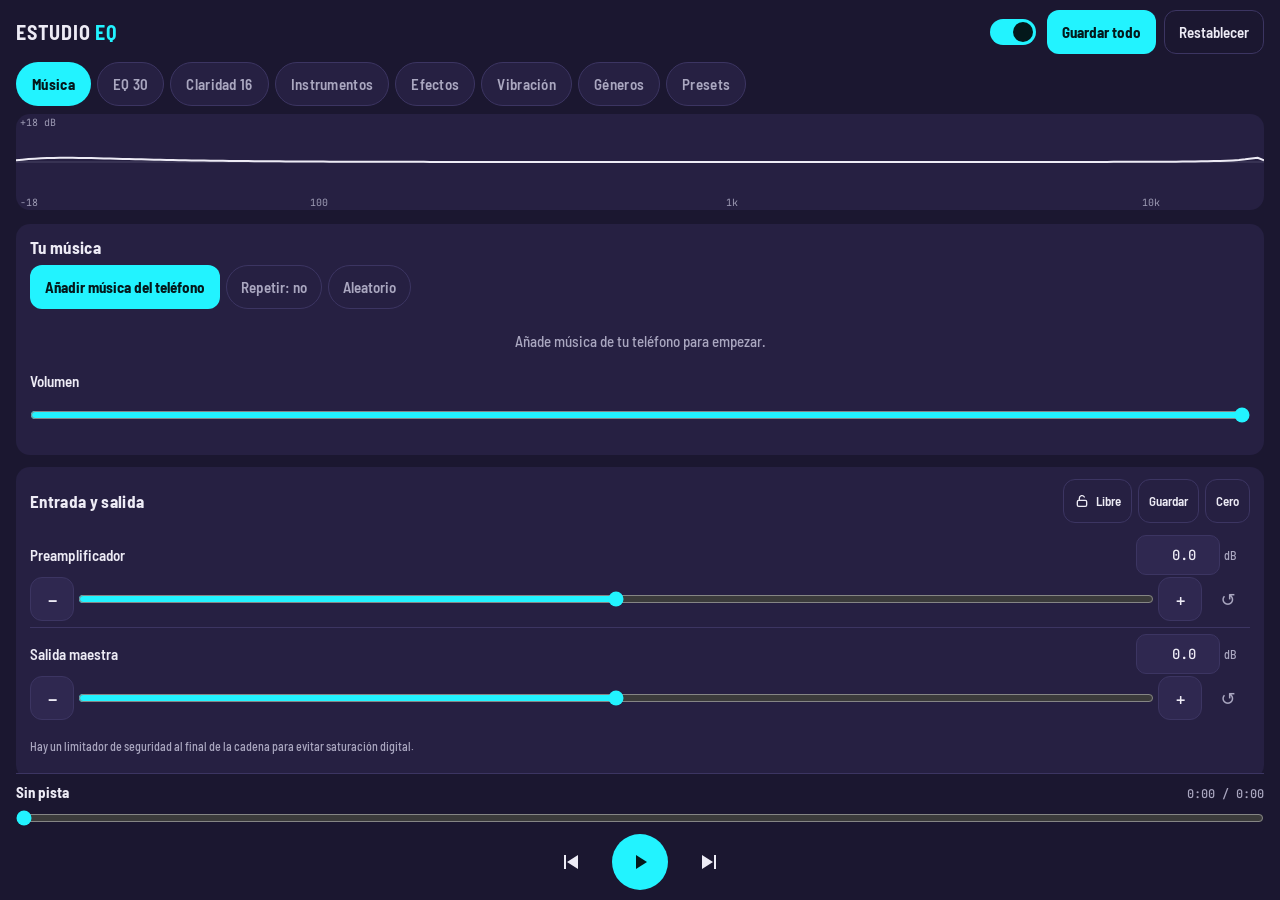
<file: public/assets/aistudio/index_38d9b028.html>
<!doctype html><html><head><meta charset=utf8><meta name=viewport content="width=device-width,initial-scale=1,viewport-fit=cover"><style>:root{color-scheme:light;box-sizing:border-box;padding-top:env(safe-area-inset-top,0px);padding-bottom:env(safe-area-inset-bottom,0px)}html{scroll-padding-top:env(safe-area-inset-top,0px)}body{margin:0;padding:0;font:14px -apple-system,BlinkMacSystemFont,sans-serif;background:#fff;color:#000}img{max-width:100%}[hidden]:not([hidden=until-found i]){display:none!important}</style><link rel="manifest" href="manifest.json">
<meta name="theme-color" content="#1B1730">
<meta name="mobile-web-app-capable" content="yes">
<meta name="apple-mobile-web-app-capable" content="yes">
<meta name="apple-mobile-web-app-status-bar-style" content="black-translucent">
<meta name="apple-mobile-web-app-title" content="Estudio EQ">
<link rel="apple-touch-icon" href="icons/icon-180.png">
<link rel="icon" href="icons/icon-192.png">
</head><body>
<title>Estudio EQ</title>
<meta name="claude:viewport-fit-sides" content="cover">
<link rel="preconnect" href="https://fonts.googleapis.com">
<link rel="preconnect" href="https://fonts.gstatic.com" crossorigin>
<link rel="stylesheet" href="https://fonts.googleapis.com/css2?family=Barlow+Semi+Condensed:wght@400;500;600;700&family=JetBrains+Mono:wght@400;600&display=swap">
<style>
/* Layout: phone studio. Header, tab row, live analyzer, scrolling pane, player dock.
   Each tab has its own matte ground and one neon accent (set on body[data-tab]). */
:root{
  --bg:#1B1730; --card:#262042; --card2:#2F2850; --line:#3C3562;
  --fg:#EDEBF5; --mute:#AAA7C0; --acc:#22F3FF; --acc-ink:#04181B; --warn:#FF6B86;
  --f-ui:"Barlow Semi Condensed",system-ui,-apple-system,"Segoe UI",sans-serif;
  --f-num:"JetBrains Mono",ui-monospace,Menlo,Consolas,monospace;
  color-scheme:dark;
}
body[data-tab="music"]{--bg:#1B1730;--card:#262042;--card2:#2F2850;--line:#3C3562;--acc:#22F3FF;--acc-ink:#04181B}
body[data-tab="eq30"]{--bg:#0A0A0C;--card:#15151A;--card2:#1E1E25;--line:#2D2D38;--acc:#22F3FF;--acc-ink:#04181B}
body[data-tab="cl16"]{--bg:#2A2C30;--card:#34373C;--card2:#3E4147;--line:#4C5058;--acc:#B6FF3B;--acc-ink:#121A02}
body[data-tab="inst"]{--bg:#1E2832;--card:#293541;--card2:#33414F;--line:#415163;--acc:#FF4FE0;--acc-ink:#220319}
body[data-tab="fx"]{--bg:#261C3D;--card:#31244E;--card2:#3B2C5E;--line:#4A3A75;--acc:#FFE600;--acc-ink:#231F00}
body[data-tab="pre"]{--bg:#2A2622;--card:#363029;--card2:#413A31;--line:#554C40;--acc:#FF9A1F;--acc-ink:#241400}
body[data-tab="vib"]{--bg:#2B1F22;--card:#38292D;--card2:#443439;--line:#5A4449;--acc:#FF5A5A;--acc-ink:#2A0606}
body[data-tab="gen"]{--bg:#1C2A27;--card:#263733;--card2:#30443F;--line:#416058;--acc:#B58CFF;--acc-ink:#150B2A}
*{box-sizing:border-box}
html,body{height:100%}
body{margin:0;background:var(--bg);color:var(--fg);font:500 15px/1.35 var(--f-ui);
  display:grid;grid-template-rows:auto auto auto minmax(0,1fr) auto;
  padding-left:max(16px,env(safe-area-inset-left,0px));padding-right:max(16px,env(safe-area-inset-right,0px));
  transition:background .3s}
button,input,select,textarea{font:inherit;color:inherit}
button{cursor:pointer}
:focus-visible{outline:2px solid var(--acc);outline-offset:2px}
.num{font-family:var(--f-num);font-variant-numeric:tabular-nums}
.vh{position:absolute;width:1px;height:1px;overflow:hidden;clip:rect(0 0 0 0);white-space:nowrap}

header.top{display:flex;align-items:center;gap:8px;padding-block:10px 8px;flex-wrap:wrap}
header.top h1{font-size:20px;font-weight:700;letter-spacing:.04em;margin:0;flex:1;min-width:96px;text-transform:uppercase}
header.top h1 span{color:var(--acc)}
.btn{min-height:44px;padding:0 14px;border-radius:12px;border:1px solid var(--line);background:var(--card);font-weight:600}
.btn.pri{background:var(--acc);color:var(--acc-ink);border-color:transparent;font-weight:700}
.btn.ghost{background:transparent}
.btn.sm{min-height:36px;padding:0 10px;font-size:13px}
.chip{min-height:44px;padding:0 14px;border-radius:22px;border:1px solid var(--line);background:transparent;font-weight:600;color:var(--mute)}
.chip[aria-pressed=true]{background:var(--acc);color:var(--acc-ink);border-color:transparent}
.tabs{display:flex;gap:6px;overflow-x:auto;padding-bottom:8px;scrollbar-width:none}
.tabs::-webkit-scrollbar{display:none}
.tab{flex:none;min-height:44px;padding:0 15px;border-radius:22px;border:1px solid var(--line);background:var(--card);color:var(--mute);font-weight:600;letter-spacing:.02em}
.tab[aria-selected=true]{background:var(--acc);color:var(--acc-ink);border-color:transparent;font-weight:700}
#viz{width:100%;height:96px;border-radius:14px;background:var(--card);display:block;margin-bottom:2px}
main{overflow-y:auto;padding-block:12px;display:flex;flex-direction:column;gap:12px;min-height:0;scrollbar-width:thin}
.pane{display:flex;flex-direction:column;gap:12px}
.pane[hidden]{display:none}
.card{background:var(--card);border-radius:14px;padding:12px 14px}
.card.locked .cbody{opacity:.5;pointer-events:none}
.chead{display:flex;align-items:center;gap:6px;margin-bottom:6px;flex-wrap:wrap}
.chead h2{font-size:17px;font-weight:700;margin:0;flex:1;min-width:120px;letter-spacing:.02em}
.hint{color:var(--mute);font-size:13px;margin:0 0 8px}
.mini{color:var(--mute);font-size:12px}
.sw{width:52px;height:44px;border:0;background:none;padding:0;display:grid;place-items:center}
.sw i{display:block;width:46px;height:26px;border-radius:13px;background:var(--line);position:relative;transition:background .15s}
.sw i::after{content:"";position:absolute;top:3px;left:3px;width:20px;height:20px;border-radius:50%;background:var(--fg);transition:transform .15s,background .15s}
.sw[aria-checked=true] i{background:var(--acc)}
.sw[aria-checked=true] i::after{transform:translateX(20px);background:var(--acc-ink)}
.ib{min-height:44px;min-width:44px;padding:0 10px;border-radius:12px;border:1px solid var(--line);background:transparent;font-weight:600;font-size:13px;display:inline-flex;align-items:center;justify-content:center;gap:6px;color:var(--fg)}
.ib[aria-pressed=true]{border-color:var(--acc);color:var(--acc)}
.ib svg{width:16px;height:16px;fill:none;stroke:currentColor;stroke-width:2;stroke-linecap:round;stroke-linejoin:round}

/* parameter row */
.prow{display:flex;flex-direction:column;gap:2px;padding:6px 0;border-top:1px solid var(--line)}
.prow:first-of-type{border-top:0}
.ptop{display:flex;align-items:center;justify-content:space-between;gap:8px}
.pl{font-weight:600}
.pv{display:flex;align-items:center;gap:4px}
.in{width:84px;min-height:40px;padding:0 8px;text-align:right;border-radius:10px;border:1px solid var(--line);background:var(--card2);font-size:14px}
.u{color:var(--mute);font-size:12px;min-width:26px}
.pctl{display:flex;align-items:center;gap:4px}
.pctl input[type=range]{flex:1;min-width:0;height:44px;accent-color:var(--acc);margin:0}
.step{width:44px;height:44px;border-radius:12px;border:1px solid var(--line);background:var(--card2);font-size:20px;line-height:1;flex:none;display:grid;place-items:center;padding:0}
.rst{width:44px;height:44px;border-radius:12px;border:0;background:transparent;color:var(--mute);flex:none;font-size:18px;padding:0}
.adv{margin-top:2px}
.adv summary{min-height:36px;display:flex;align-items:center;color:var(--mute);font-size:13px;cursor:pointer}

/* band strips */
.strip{display:flex;overflow-x:auto;gap:2px;padding:8px 0 10px;scrollbar-width:thin;overscroll-behavior-x:contain}
.bcol{flex:none;width:44px;display:flex;flex-direction:column;align-items:center;gap:6px}
.bv{font-size:11px;color:var(--mute);height:15px}
.btrack{position:relative;width:34px;height:210px;touch-action:none;border-radius:9px;background:var(--card2)}
.bcol.sel .btrack{box-shadow:0 0 0 2px var(--acc)}
.bin{position:absolute;inset:9px 0}
.brail{position:absolute;left:50%;top:0;bottom:0;width:4px;margin-left:-2px;background:var(--line);border-radius:2px}
.bzero{position:absolute;left:3px;right:3px;top:50%;height:1px;background:var(--mute);opacity:.5}
.bfill{position:absolute;left:50%;width:4px;margin-left:-2px;background:var(--acc);border-radius:2px}
.bthumb{position:absolute;left:2px;right:2px;height:14px;margin-top:-7px;border-radius:7px;background:var(--fg);box-shadow:0 0 10px var(--acc)}
.bf{font-size:11px;color:var(--mute)}
.bn{font-size:10px;color:var(--mute);height:24px;overflow:hidden;text-align:center;line-height:1.1}
.fine{border-top:1px solid var(--line);padding-top:10px;display:flex;flex-direction:column;gap:8px}
.fnav{display:flex;align-items:center;gap:8px}
.fnav .mid{flex:1;text-align:center}
.fname{font-weight:700;font-size:16px}
.fval{font-size:22px;color:var(--acc)}
.frow{display:flex;gap:6px;align-items:center;justify-content:center;flex-wrap:wrap}
.frow .btn{min-width:52px;padding:0 8px}
.chips{display:flex;gap:6px;flex-wrap:wrap}

/* music */
.plist{display:flex;flex-direction:column;gap:2px;max-height:240px;overflow-y:auto}
.pitem{min-height:44px;text-align:left;border:0;border-radius:10px;background:transparent;padding:0 10px;display:flex;align-items:center;gap:8px}
.pitem[aria-current=true]{background:var(--card2);color:var(--acc);font-weight:700}
.pitem span{overflow:hidden;text-overflow:ellipsis;white-space:nowrap;min-width:0}
.empty{color:var(--mute);padding:14px 4px;text-align:center}

/* presets */
.prrow{display:flex;align-items:center;gap:6px;padding:6px 0;border-top:1px solid var(--line)}
.prrow:first-child{border-top:0}
.prn{flex:1;min-width:0;display:flex;flex-direction:column}
.prn b{overflow:hidden;text-overflow:ellipsis;white-space:nowrap}
.prn small{color:var(--mute);font-size:12px}
.field{width:100%;min-height:44px;padding:0 12px;border-radius:12px;border:1px solid var(--line);background:var(--card2)}
textarea.field{min-height:110px;padding:10px 12px;font-family:var(--f-num);font-size:12px;resize:vertical}
.sub{font-size:13px;font-weight:700;letter-spacing:.08em;text-transform:uppercase;color:var(--mute);margin:6px 0 2px}
canvas.radar{width:132px;height:132px;display:block;margin:0 auto 4px;border-radius:50%;background:var(--card2)}

/* dock */
.dock{padding-block:8px 10px;display:flex;flex-direction:column;gap:2px;border-top:1px solid var(--line)}
.dt{display:flex;justify-content:space-between;gap:10px;align-items:baseline}
#dTitle{font-weight:700;overflow:hidden;text-overflow:ellipsis;white-space:nowrap;min-width:0}
#dTime{font-size:12px;color:var(--mute);flex:none}
#seek{width:100%;height:28px;margin:0;accent-color:var(--acc)}
.dc{display:flex;align-items:center;justify-content:center;gap:18px}
.tb{width:48px;height:48px;border-radius:50%;border:0;background:transparent;display:grid;place-items:center;padding:0;color:var(--fg)}
.tb svg{width:24px;height:24px;fill:currentColor}
.tb.play{width:56px;height:56px;background:var(--acc);color:var(--acc-ink)}
#toast{position:fixed;left:50%;transform:translate(-50%,10px);bottom:calc(120px + env(safe-area-inset-bottom,0px));background:var(--fg);color:var(--bg);padding:10px 16px;border-radius:22px;font-weight:600;opacity:0;pointer-events:none;transition:opacity .2s,transform .2s;max-width:calc(100% - 32px);text-align:center;z-index:20}
#toast.on{opacity:1;transform:translate(-50%,0)}
@media (prefers-reduced-motion:reduce){*{transition:none!important}}
</style>

<header class="top">
  <h1>Estudio <span>EQ</span></h1>
  <button class="sw" id="bypass" role="switch" aria-checked="true" aria-label="Procesado de audio activo"><i></i></button>
  <button class="btn pri" id="saveAll">Guardar todo</button>
  <button class="btn ghost" id="resetAll">Restablecer</button>
</header>
<nav class="tabs" id="tabs" role="tablist" aria-label="Secciones"></nav>
<canvas id="viz" aria-label="Analizador de espectro y curva de ecualización total" role="img"></canvas>
<main id="main"></main>
<div class="dock">
  <div class="dt"><span id="dTitle">Sin pista</span><span id="dTime" class="num">0:00 / 0:00</span></div>
  <input type="range" id="seek" min="0" max="1" step="0.1" value="0" aria-label="Posición de la pista">
  <div class="dc">
    <button class="tb" id="bPrev" aria-label="Anterior"><svg viewBox="0 0 24 24"><path d="M6 5h2v14H6zM20 5v14L9 12z"/></svg></button>
    <button class="tb play" id="bPlay" aria-label="Reproducir"><svg viewBox="0 0 24 24" id="playIcon"><path d="M8 5v14l11-7z"/></svg></button>
    <button class="tb" id="bNext" aria-label="Siguiente"><svg viewBox="0 0 24 24"><path d="M16 5h2v14h-2zM4 5l11 7L4 19z"/></svg></button>
  </div>
</div>
<div id="toast" role="status" aria-live="polite"></div>

<script>
(()=>{
'use strict';
const $=(s,r=document)=>r.querySelector(s);
function h(tag,props,...kids){const e=document.createElement(tag);if(props)for(const k in props){const v=props[k];if(v==null||v===false)continue;if(k==='class')e.className=v;else if(k==='text')e.textContent=v;else if(k.startsWith('on'))e.addEventListener(k.slice(2),v);else if(v===true)e.setAttribute(k,'');else e.setAttribute(k,v)}for(const c of kids.flat())if(c!=null&&c!==false)e.append(c.nodeType?c:document.createTextNode(c));return e}
const clamp=(v,a,b)=>Math.min(b,Math.max(a,v));
const clone=o=>JSON.parse(JSON.stringify(o));
const dB=x=>Math.pow(10,x/20);
const r1=v=>Math.round(v*10)/10;
const fmtF=f=>f>=1000?(+(f/1000).toFixed(2))+'k':String(f);
const fmtHz=f=>f>=1000?(+(f/1000).toFixed(2))+' kHz':f+' Hz';
const sgn=(v,d=1)=>(v>0?'+':v<0?'−':'')+Math.abs(v).toFixed(d);
const mmss=t=>{t=Math.max(0,t|0);return (t/60|0)+':'+String(t%60).padStart(2,'0')};

/* ---------- datos ---------- */
const BANDS30=[25,31.5,40,50,63,80,100,125,160,200,250,315,400,500,630,800,1000,1250,1600,2000,2500,3150,4000,5000,6300,8000,10000,12500,16000,20000];
const BANDS16=[40,63,100,160,250,400,630,1000,1600,2500,4000,5000,8000,10000,12500,16000];
const NAMES16=['Sub','Graves','Bajos','Cuerpo','Calidez','Barro','Medios','Voz','Claridad','Nitidez','Dicción','Brillo','Agudos','Aire','Aire +','Ultra'];
const INST=[
 {grp:'drums',name:'Batería',items:[['kick','Bombo',60,1.2],['snareB','Caja · cuerpo',200,1.4],['snareC','Caja · chasquido',5000,1.2],['tomF','Tom de piso',90,1.5],['tomM','Tom medio',160,1.5],['tomH','Tom agudo',250,1.5],['hat','Hi-hat',9000,1],['cym','Platillos',12000,0.8]]},
 {grp:'guitar',name:'Guitarras',items:[['gBody','Guitarra · cuerpo',250,1.2],['gPres','Guitarra · presencia',3000,1.2],['gAc','Acústica · brillo',6000,1]]},
 {grp:'bass',name:'Bajo',items:[['bLow','Bajo · cuerpo',80,1.4],['bAtk','Bajo · ataque',900,1.4]]},
 {grp:'voice',name:'Voces',items:[['vWarm','Voz · calidez',200,1.2],['vPres','Voz · presencia',3500,1.2],['vSib','Voz · sibilancia',7000,2],['vAir','Voz · aire',12000,0.8]]},
 {grp:'keys',name:'Teclas y piano',items:[['kBody','Piano · cuerpo',300,1.2],['kBri','Piano · brillo',4500,1]]}
];
const FXN={tone:'Tono y filtros',comp:'Compresor',sat:'Saturación',wid:'Ancho estéreo',rev:'Reverberación',dly:'Eco / Delay',sp:'Sonido 3D',sub:'Subgraves potentes',glass:'Resonancia de vidrios',harm:'Armónicos de graves',trem:'Temblor (trémolo)',vibr:'Vibrato',hap:'Vibración del teléfono'};

function defState(){
  const inst={};INST.forEach(g=>g.items.forEach(([id,,f,q])=>inst[id]={g:0,f,q}));
  return {master:{pre:0,vol:0},q30:4.32,r30:12,eq:Array(30).fill(0),q16:2.8,r16:12,cl:Array(16).fill(0),inst,
    fx:{tone:{bass:0,bassF:100,treb:0,trebF:8000,lc:20,hc:20000},
      comp:{on:false,th:0,ratio:1,attack:3,release:250,knee:0,makeup:0},
      sat:{on:false,drive:0,mix:0},wid:{on:false,w:0},
      rev:{on:false,mix:0,decay:2,pre:0,damp:30,size:50},
      dly:{on:false,time:250,fb:0,mix:0,tone:8000},
      sp:{on:false,mix:0,az:0,el:0,dist:1,rot:0},
      sub:{on:false,freq:50,g:0,q:1.2},glass:{on:false,freq:90,g:0,q:6},harm:{on:false,freq:120,drive:0,mix:0},
      trem:{on:false,rate:5,depth:0,shape:0},vibr:{on:false,rate:5,depth:0},
      hap:{on:false,thr:60,dur:40,gap:60,shake:0}},
    bypass:false,locks:{}};
}
let S=defState();const D=defState();
function merge(t,s){if(!s||typeof s!=='object')return;for(const k in t){if(!(k in s))continue;if(t[k]&&typeof t[k]==='object'&&!Array.isArray(t[k]))merge(t[k],s[k]);else if(typeof t[k]===typeof s[k]&&!Array.isArray(t[k]))t[k]=s[k]}}
const SEC={
  master:{n:'Entrada y salida',get:s=>clone(s.master),set:(s,d)=>merge(s.master,d)},
  eq30:{n:'EQ de 30 bandas',get:s=>({eq:s.eq.slice(),q30:s.q30,r30:s.r30}),set:(s,d)=>{if(d&&Array.isArray(d.eq)&&d.eq.length===30)s.eq=d.eq.map(v=>clamp(+v||0,-24,24));if(d&&+d.q30)s.q30=+d.q30;if(d&&+d.r30)s.r30=+d.r30}},
  cl16:{n:'16 bandas de claridad',get:s=>({cl:s.cl.slice(),q16:s.q16,r16:s.r16}),set:(s,d)=>{if(d&&Array.isArray(d.cl)&&d.cl.length===16)s.cl=d.cl.map(v=>clamp(+v||0,-24,24));if(d&&+d.q16)s.q16=+d.q16;if(d&&+d.r16)s.r16=+d.r16}}
};
INST.forEach(g=>SEC[g.grp]={n:g.name,get:s=>{const o={};g.items.forEach(([id])=>o[id]=clone(s.inst[id]));return o},set:(s,d)=>{if(d)g.items.forEach(([id])=>{if(d[id])merge(s.inst[id],d[id])})}});
Object.keys(FXN).forEach(k=>SEC[k]={n:FXN[k],get:s=>clone(s.fx[k]),set:(s,d)=>merge(s.fx[k],d)});
const ORDER=['master','eq30','cl16','drums','guitar','bass','voice','keys','tone','comp','sat','wid','rev','dly','sp','sub','glass','harm','trem','vibr','hap'];
const getFull=()=>{const o={};ORDER.forEach(k=>o[k]=SEC[k].get(S));return o};
const resetSec=k=>SEC[k].set(S,SEC[k].get(D));

/* ---------- almacenamiento ---------- */
const KEY='estudio-eq-v1';
let store={last:null,presets:[],sec:{}};
try{const r=localStorage.getItem(KEY);if(r){const o=JSON.parse(r);if(o&&typeof o==='object'){store.last=o.last||null;store.presets=Array.isArray(o.presets)?o.presets:[];store.sec=o.sec&&typeof o.sec==='object'?o.sec:{}}}}catch(e){}
function persist(){try{localStorage.setItem(KEY,JSON.stringify(store));return true}catch(e){toast('Este navegador no permite guardar. Usa Exportar en Presets.');return false}}
let saveT;function saveSoon(){clearTimeout(saveT);saveT=setTimeout(()=>{store.last={data:getFull(),bypass:S.bypass,locks:S.locks};persist()},500)}
if(store.last&&store.last.data){ORDER.forEach(k=>{if(store.last.data[k])SEC[k].set(S,store.last.data[k])});S.bypass=!!store.last.bypass;S.locks=store.last.locks&&typeof store.last.locks==='object'?store.last.locks:{}}
function toast(m){const t=$('#toast');t.textContent=m;t.classList.add('on');clearTimeout(toast.t);toast.t=setTimeout(()=>t.classList.remove('on'),2600)}
const stamp=()=>new Date().toLocaleString('es',{day:'2-digit',month:'short',hour:'2-digit',minute:'2-digit'});

/* ---------- audio ---------- */
let ctx=null,audio=null,N={},irKey='',irT=0,satDrive=-1,harmDrive=-1,vizDirty=true;
const chain=(...n)=>{for(let i=0;i<n.length-1;i++)n[i].connect(n[i+1])};
function build(){
  const AC=window.AudioContext||window.webkitAudioContext;
  audio=new Audio();audio.setAttribute('playsinline','');audio.preload='auto';
  if(!AC){toast('Este navegador no admite audio avanzado.');return}
  ctx=new AC();
  const src=ctx.createMediaElementSource(audio);
  const g=(v=1)=>{const n=ctx.createGain();n.gain.value=v;return n};
  const bq=(t,f,q=0.7,gn=0)=>{const n=ctx.createBiquadFilter();n.type=t;n.frequency.value=f;n.Q.value=q;n.gain.value=gn;return n};
  N.pre=g();N.pre.channelCount=2;N.pre.channelCountMode='explicit';N.pre.channelInterpretation='speakers';
  N.hp=bq('highpass',20,0.707);N.lp=bq('lowpass',20000,0.707);
  N.eq=BANDS30.map(f=>bq('peaking',f,4.32));N.cl=BANDS16.map(f=>bq('peaking',f,2.8));
  N.inst={};INST.forEach(gr=>gr.items.forEach(([id,,f,q])=>N.inst[id]=bq('peaking',f,q)));
  N.bass=bq('lowshelf',100);N.treb=bq('highshelf',8000);
  N.satDry=g();N.shaper=ctx.createWaveShaper();N.shaper.oversample='4x';N.satWet=g(0);N.satSum=g();
  N.comp=ctx.createDynamicsCompressor();N.makeup=g();
  N.split=ctx.createChannelSplitter(2);N.mid=g(.5);N.sL=g(.5);N.sR=g(-.5);N.sw=g(1);N.inv=g(-1);N.merge=ctx.createChannelMerger(2);
  N.spDry=g();N.pan=ctx.createPanner();N.pan.panningModel='HRTF';N.pan.distanceModel='inverse';N.pan.refDistance=1;N.spWet=g(0);N.bus=g();
  N.busDry=g();N.preD=ctx.createDelay(1);N.conv=ctx.createConvolver();N.revWet=g(0);
  N.dly=ctx.createDelay(2);N.fb=g(0);N.dTone=bq('lowpass',8000);N.dWet=g(0);
  N.fxSum=g();N.wet=g();N.direct=g(0);N.master=g();
  N.lim=ctx.createDynamicsCompressor();N.lim.threshold.value=-0.5;N.lim.knee.value=0;N.lim.ratio.value=20;N.lim.attack.value=0.002;N.lim.release.value=0.08;
  N.an=ctx.createAnalyser();N.an.fftSize=2048;N.an.smoothingTimeConstant=0.8;
  chain(src,N.pre,N.hp,N.lp,...N.eq,...N.cl,...Object.values(N.inst),N.bass,N.treb);
  N.vSub=bq('peaking',50,1.2);N.vRes=bq('peaking',90,6);N.xIn=g();N.xLp=bq('lowpass',120,0.707);N.xSh=ctx.createWaveShaper();N.xSh.oversample='4x';N.xWet=g(0);N.xSum=g();
  N.trem=g(1);N.tLfo=ctx.createOscillator();N.tG=g(0);N.vib=ctx.createDelay(0.05);N.vib.delayTime.value=0.01;N.vLfo=ctx.createOscillator();N.vG=g(0);N.vOut=g();
  chain(N.treb,N.vSub,N.vRes,N.xIn,N.xSum);N.xIn.connect(N.xLp);chain(N.xLp,N.xSh,N.xWet,N.xSum);
  chain(N.xSum,N.trem,N.vib,N.vOut);N.tLfo.connect(N.tG);N.tG.connect(N.trem.gain);N.vLfo.connect(N.vG);N.vG.connect(N.vib.delayTime);N.tLfo.start();N.vLfo.start();
  N.vOut.connect(N.satDry);N.satDry.connect(N.satSum);N.vOut.connect(N.shaper);N.shaper.connect(N.satWet);N.satWet.connect(N.satSum);
  chain(N.satSum,N.comp,N.makeup,N.split);
  N.split.connect(N.mid,0);N.split.connect(N.mid,1);N.split.connect(N.sL,0);N.split.connect(N.sR,1);
  N.sL.connect(N.sw);N.sR.connect(N.sw);N.sw.connect(N.inv);
  N.mid.connect(N.merge,0,0);N.sw.connect(N.merge,0,0);N.mid.connect(N.merge,0,1);N.inv.connect(N.merge,0,1);
  N.merge.connect(N.spDry);N.merge.connect(N.pan);N.pan.connect(N.spWet);N.spDry.connect(N.bus);N.spWet.connect(N.bus);
  N.bus.connect(N.busDry);N.busDry.connect(N.fxSum);
  chain(N.bus,N.preD,N.conv,N.revWet,N.fxSum);
  N.bus.connect(N.dly);chain(N.dly,N.dTone,N.dWet,N.fxSum);N.dTone.connect(N.fb);N.fb.connect(N.dly);
  chain(N.fxSum,N.wet,N.master);src.connect(N.direct);N.direct.connect(N.master);chain(N.master,N.lim,N.an,ctx.destination);
}
const T=(p,v)=>p.setTargetAtTime(v,ctx.currentTime,0.015);
function curve(d){const n=2048,c=new Float32Array(n),k=1+d*0.25,nr=Math.tanh(k);for(let i=0;i<n;i++){const x=i*2/(n-1)-1;c[i]=Math.tanh(k*x)/nr}return c}
function makeIR(dec,damp,size){
  const sr=ctx.sampleRate,len=Math.max(64,Math.floor(sr*Math.max(0.1,dec))),b=ctx.createBuffer(2,len,sr);
  const a=1-clamp(damp,0,100)/100*0.96,ex=3-clamp(size,0,100)/100*1.8,att=Math.floor(sr*0.004);
  for(let c=0;c<2;c++){const d=b.getChannelData(c);let lp=0,e=0;
    for(let i=0;i<len;i++){lp+=a*((Math.random()*2-1)-lp);const v=lp*Math.pow(1-i/len,ex)*(i<att?0.2+0.8*i/att:1);d[i]=v;e+=v*v}
    const sc=1/Math.sqrt(e||1);for(let i=0;i<len;i++)d[i]*=sc}
  return b;
}
function applyAll(){
  if(!ctx)return;
  T(N.pre.gain,dB(S.master.pre));T(N.master.gain,dB(S.master.vol));
  T(N.wet.gain,S.bypass?0:1);T(N.direct.gain,S.bypass?1:0);
  const t=S.fx.tone;T(N.hp.frequency,t.lc);T(N.lp.frequency,t.hc);T(N.bass.gain,t.bass);T(N.bass.frequency,t.bassF);T(N.treb.gain,t.treb);T(N.treb.frequency,t.trebF);
  S.eq.forEach((v,i)=>{T(N.eq[i].gain,v);T(N.eq[i].Q,S.q30)});
  S.cl.forEach((v,i)=>{T(N.cl[i].gain,v);T(N.cl[i].Q,S.q16)});
  for(const id in N.inst){const p=S.inst[id],n=N.inst[id];T(n.gain,p.g);T(n.frequency,p.f);T(n.Q,p.q)}
  const c=S.fx.comp;
  if(c.on){T(N.comp.threshold,c.th);T(N.comp.knee,c.knee);T(N.comp.ratio,c.ratio);T(N.comp.attack,c.attack/1000);T(N.comp.release,c.release/1000);T(N.makeup.gain,dB(c.makeup))}
  else{T(N.comp.threshold,0);T(N.comp.knee,0);T(N.comp.ratio,1);T(N.makeup.gain,1)}
  const s=S.fx.sat;if(s.drive!==satDrive){satDrive=s.drive;N.shaper.curve=curve(s.drive)}
  const sm=s.on?s.mix/100:0;T(N.satWet.gain,sm);T(N.satDry.gain,1-sm);
  const sb=S.fx.sub;T(N.vSub.gain,sb.on?sb.g:0);T(N.vSub.frequency,sb.freq);T(N.vSub.Q,sb.q);
  const gl=S.fx.glass;T(N.vRes.gain,gl.on?gl.g:0);T(N.vRes.frequency,gl.freq);T(N.vRes.Q,gl.q);
  const hm=S.fx.harm;if(hm.drive!==harmDrive){harmDrive=hm.drive;N.xSh.curve=curve(hm.drive*0.6)}T(N.xLp.frequency,hm.freq);T(N.xWet.gain,hm.on?hm.mix/100:0);
  const tr=S.fx.trem;N.tLfo.type=['sine','triangle','square'][tr.shape]||'sine';T(N.tLfo.frequency,tr.rate);const td=tr.on?tr.depth/100:0;T(N.trem.gain,1-td/2);T(N.tG.gain,td/2);
  const vb=S.fx.vibr;T(N.vLfo.frequency,vb.rate);T(N.vG.gain,vb.on?vb.depth/1000:0);
  const w=S.fx.wid;T(N.sw.gain,w.on?clamp(1+w.w/100,0,3):1);
  const sp=S.fx.sp,spm=sp.on?sp.mix/100:0;T(N.spWet.gain,spm);T(N.spDry.gain,1-spm);
  const r=S.fx.rev;T(N.revWet.gain,r.on?r.mix/100*1.5:0);T(N.preD.delayTime,r.pre/1000);
  const key=r.decay+'|'+r.damp+'|'+r.size;
  if(key!==irKey){const first=!irKey;irKey=key;clearTimeout(irT);irT=setTimeout(()=>{const q=S.fx.rev;N.conv.buffer=makeIR(q.decay,q.damp,q.size)},first?0:140)}
  const d=S.fx.dly;T(N.dly.delayTime,d.time/1000);T(N.fb.gain,d.on?d.fb/100:0);T(N.dWet.gain,d.on?d.mix/100:0);T(N.dTone.frequency,d.tone);
}
let spAz=0;
function placePan(dt){
  if(!ctx)return;const sp=S.fx.sp;
  if(sp.on&&sp.rot)spAz=(spAz+sp.rot*6*dt+360)%360;else spAz=sp.az;
  const a=spAz*Math.PI/180,e=sp.el*Math.PI/180,d=Math.max(0.1,sp.dist);
  const x=Math.sin(a)*Math.cos(e)*d,y=Math.sin(e)*d,z=-Math.cos(a)*Math.cos(e)*d,p=N.pan;
  if(p.positionX){p.positionX.value=x;p.positionY.value=y;p.positionZ.value=z}else p.setPosition(x,y,z);
}

/* ---------- estado → interfaz ---------- */
const syncers=[];
function syncAll(){syncers.forEach(f=>f());paintBypass();vizDirty=true}
function commit(){applyAll();vizDirty=true;saveSoon()}
const getP=p=>p.split('.').reduce((o,k)=>o[k],S);
const getD=p=>p.split('.').reduce((o,k)=>o[k],D);
function setP(p,v){const ks=p.split('.'),l=ks.pop();ks.reduce((o,k)=>o[k],S)[l]=v}
const decs=st=>{const s=String(st);return s.includes('.')?s.split('.')[1].length:0};
function holdBtn(btn,fn){
  let t,iv;const stop=()=>{clearTimeout(t);clearInterval(iv)};
  btn.addEventListener('pointerdown',e=>{if(e.button>0)return;e.preventDefault();fn();t=setTimeout(()=>{iv=setInterval(fn,70)},420)});
  ['pointerup','pointerleave','pointercancel'].forEach(ev=>btn.addEventListener(ev,stop));
  btn.addEventListener('click',e=>{if(e.detail===0)fn()});
}
function row(path,label,o){
  const dec=decs(o.step),fine=o.fine||o.step;
  const num=h('input',{type:'number',class:'num in',id:'n_'+path,step:o.step,min:o.min,max:o.max,inputmode:'decimal','aria-label':label});
  const rng=h('input',{type:'range',id:'r_'+path,'aria-label':label+' (deslizador)',min:o.log?0:o.min,max:o.log?1000:o.max,step:o.log?1:o.step});
  const toS=v=>o.log?Math.round(1000*Math.log(v/o.min)/Math.log(o.max/o.min)):v;
  const fromS=s=>{if(!o.log)return +s;const v=o.min*Math.pow(o.max/o.min,s/1000);return o.step>=1?Math.round(v):+v.toFixed(dec)};
  const show=()=>{const v=getP(path);num.value=v.toFixed(dec);rng.value=toS(v)};
  const set=v=>{v=clamp(+v,o.min,o.max);if(!isFinite(v))return show();v=+(Math.round(v/o.step)*o.step).toFixed(dec);setP(path,v);show();commit()};
  num.addEventListener('change',()=>set(num.value));
  rng.addEventListener('input',()=>set(fromS(rng.value)));
  const minus=h('button',{class:'step','aria-label':'Restar '+label,type:'button',text:'−'}),plus=h('button',{class:'step','aria-label':'Sumar '+label,type:'button',text:'+'});
  holdBtn(minus,()=>set(getP(path)-fine));holdBtn(plus,()=>set(getP(path)+fine));
  const rst=h('button',{class:'rst','aria-label':'Volver '+label+' a su valor inicial',type:'button',text:'↺',onclick:()=>set(getD(path))});
  syncers.push(show);show();
  return h('div',{class:'prow'},
    h('div',{class:'ptop'},h('label',{class:'pl',for:'n_'+path,text:label}),h('span',{class:'pv'},num,h('span',{class:'u',text:o.unit||''}))),
    h('div',{class:'pctl'},minus,rng,plus,rst));
}
const ICON_LOCK='<svg viewBox="0 0 24 24"><rect x="5" y="11" width="14" height="9" rx="2"/><path d="M8 11V8a4 4 0 018 0v3"/></svg>';
const ICON_OPEN='<svg viewBox="0 0 24 24"><rect x="5" y="11" width="14" height="9" rx="2"/><path d="M8 11V8a4 4 0 017.5-2"/></svg>';
function card(key,title,opt={}){
  const c=h('div',{class:'card'}),body=h('div',{class:'cbody'});
  const head=h('div',{class:'chead'},h('h2',{text:title}));
  let sw=null;
  if(opt.on){sw=h('button',{class:'sw',role:'switch',type:'button','aria-label':'Activar '+title,onclick:()=>{S.fx[key].on=!S.fx[key].on;syncAll();commit()}},h('i'));head.append(sw)}
  const lock=h('button',{class:'ib',type:'button',onclick:()=>{S.locks[key]=!S.locks[key];if(!S.locks[key])delete S.locks[key];syncAll();saveSoon();toast(S.locks[key]?title+' bloqueado':title+' desbloqueado')}});
  const save=h('button',{class:'ib',type:'button','aria-label':'Guardar ajuste de '+title,text:'Guardar',onclick:()=>saveSection(key)});
  const rs=h('button',{class:'ib',type:'button','aria-label':'Poner '+title+' en cero',text:'Cero',onclick:()=>{resetSec(key);syncAll();commit();toast(title+' en cero')}});
  head.append(lock,save,rs);
  c.append(head,body);
  syncers.push(()=>{const l=!!S.locks[key];c.classList.toggle('locked',l);body.inert=l;lock.setAttribute('aria-pressed',l);lock.setAttribute('aria-label',(l?'Desbloquear ':'Bloquear ')+title);lock.innerHTML=(l?ICON_LOCK:ICON_OPEN)+'<span>'+(l?'Bloqueado':'Libre')+'</span>';if(sw)sw.setAttribute('aria-checked',!!S.fx[key].on)});
  return {c,body,head};
}

/* ---------- analizador ---------- */
const cv=$('#viz'),c2=cv.getContext('2d');
const FF=Float32Array.from({length:200},(_,i)=>20*Math.pow(1000,i/199));
let resp=null,accC='#22F3FF',fgC='#EDEBF5',freqData=null;
function calcResp(){
  if(!ctx)return;const mag=new Float32Array(200).fill(1),tmp=new Float32Array(200),ph=new Float32Array(200);
  const list=[N.hp,N.lp,...N.eq,...N.cl,...Object.values(N.inst),N.bass,N.treb,N.vSub,N.vRes];
  for(const f of list){f.getFrequencyResponse(FF,tmp,ph);for(let i=0;i<200;i++)mag[i]*=tmp[i]}
  resp=Array.from(mag,m=>20*Math.log10(Math.max(m,1e-4)));vizDirty=false;
}
function drawViz(){
  const r=cv.getBoundingClientRect(),dpr=window.devicePixelRatio||1,w=Math.round(r.width*dpr),hh=Math.round(r.height*dpr);
  if(!w||!hh)return;if(cv.width!==w||cv.height!==hh){cv.width=w;cv.height=hh}
  c2.clearRect(0,0,w,hh);
  c2.strokeStyle='rgba(170,167,192,.28)';c2.lineWidth=1;c2.beginPath();c2.moveTo(0,hh/2);c2.lineTo(w,hh/2);c2.stroke();
  if(ctx&&N.an){
    if(!freqData)freqData=new Uint8Array(N.an.frequencyBinCount);
    N.an.getByteFrequencyData(freqData);
    const nb=80,sr=ctx.sampleRate,bw=w/nb;c2.fillStyle=accC;c2.globalAlpha=.55;
    for(let i=0;i<nb;i++){
      const f0=20*Math.pow(1000,i/nb),f1=20*Math.pow(1000,(i+1)/nb);
      let a=Math.floor(f0/(sr/2)*freqData.length),b=Math.max(a+1,Math.ceil(f1/(sr/2)*freqData.length)),m=0;
      for(let k=a;k<b&&k<freqData.length;k++)m=Math.max(m,freqData[k]);
      const bh=m/255*hh*0.95;c2.fillRect(i*bw+1,hh-bh,Math.max(1,bw-2),bh);
    }
    c2.globalAlpha=1;
    if(vizDirty)calcResp();
    if(resp){c2.strokeStyle=fgC;c2.lineWidth=2*dpr;c2.beginPath();
      for(let i=0;i<200;i++){const x=i/199*w,y=hh/2-clamp(resp[i],-18,18)/18*(hh/2)*0.9;i?c2.lineTo(x,y):c2.moveTo(x,y)}c2.stroke()}
  }
  c2.fillStyle='rgba(170,167,192,.9)';c2.font=(10*dpr)+'px '+getComputedStyle(document.body).getPropertyValue('--f-num');
  [['100',100],['1k',1000],['10k',10000]].forEach(([t,f])=>{const x=Math.log(f/20)/Math.log(1000)*w;c2.fillText(t,x+3*dpr,hh-4*dpr)});
  c2.fillText('+18 dB',4*dpr,12*dpr);c2.fillText('−18',4*dpr,hh-4*dpr);
}

/* ---------- pestañas EQ (30 y 16 bandas) ---------- */
function eqTab(cfg){
  const {c,body}=card(cfg.key,cfg.title);
  const arr=()=>S[cfg.arr],rg=()=>S[cfg.rk];
  let sel=0,fineOn=false;
  body.append(h('p',{class:'hint',text:cfg.hint}));
  const rchips=h('div',{class:'chips'});
  [6,12,24].forEach(r=>{const b=h('button',{class:'chip',type:'button',text:'±'+r+' dB',onclick:()=>{if(arr().some(v=>Math.abs(v)>r)){toast('Hay bandas fuera de ±'+r+' dB');return}S[cfg.rk]=r;syncAll();commit()}});b.dataset.r=r;rchips.append(b)});
  const fineChip=h('button',{class:'chip',type:'button',text:'Precisión ×5','aria-pressed':'false',onclick:()=>{fineOn=!fineOn;fineChip.setAttribute('aria-pressed',fineOn)}});
  body.append(h('div',{class:'chips'},rchips.children.length?[...rchips.children]:[],fineChip));
  const strip=h('div',{class:'strip',role:'group','aria-label':cfg.title});
  const cols=[],vals=[],fills=[],thumbs=[];
  function paint(i){
    const v=arr()[i],r=rg(),p=(v/r+1)/2*100;
    thumbs[i].style.top=(100-p)+'%';
    if(v>=0){fills[i].style.top=(100-p)+'%';fills[i].style.height=(p-50)+'%'}else{fills[i].style.top='50%';fills[i].style.height=(50-p)+'%'}
    vals[i].textContent=(v>0?'+':v<0?'−':'')+Math.abs(v).toFixed(1);
    const tr=cols[i].querySelector('.btrack');tr.setAttribute('aria-valuenow',v);tr.setAttribute('aria-valuemin',-r);tr.setAttribute('aria-valuemax',r);
  }
  function paintAll(){arr().forEach((_,i)=>paint(i));cols.forEach((c,i)=>c.classList.toggle('sel',i===sel));
    body.querySelectorAll('[data-r]').forEach(b=>b.setAttribute('aria-pressed',+b.dataset.r===rg()));updFine()}
  function setBand(i,v){arr()[i]=clamp(r1(v),-rg(),rg());paint(i);updFine();commit()}
  function select(i,scroll){sel=clamp(i,0,cfg.freqs.length-1);cols.forEach((c,k)=>c.classList.toggle('sel',k===sel));updFine();if(scroll)cols[sel].scrollIntoView({inline:'center',block:'nearest'})}
  cfg.freqs.forEach((f,i)=>{
    const val=h('span',{class:'bv num'}),fill=h('div',{class:'bfill'}),thumb=h('div',{class:'bthumb'});
    const bin=h('div',{class:'bin'},h('div',{class:'brail'}),h('div',{class:'bzero'}),fill,thumb);
    const track=h('div',{class:'btrack',tabindex:'0',role:'slider','aria-label':'Banda '+fmtHz(f)+(cfg.names?' '+cfg.names[i]:''),'aria-orientation':'vertical','aria-valuetext':''},bin);
    let drag=null;
    const fromY=e=>{const rc=bin.getBoundingClientRect();return (1-clamp((e.clientY-rc.top)/rc.height,0,1))*2-1};
    track.addEventListener('pointerdown',e=>{if(e.button>0)return;select(i);track.setPointerCapture(e.pointerId);
      drag={y:e.clientY,v:arr()[i],h:bin.getBoundingClientRect().height};if(!fineOn)setBand(i,fromY(e)*rg())});
    track.addEventListener('pointermove',e=>{if(!drag)return;
      if(fineOn)setBand(i,drag.v+((drag.y-e.clientY)/drag.h*2*rg())/5);else setBand(i,fromY(e)*rg())});
    const end=()=>{drag=null};track.addEventListener('pointerup',end);track.addEventListener('pointercancel',end);
    track.addEventListener('keydown',e=>{const st=e.shiftKey?1:0.1;
      if(e.key==='ArrowUp'||e.key==='ArrowRight'){e.preventDefault();setBand(i,arr()[i]+st)}
      else if(e.key==='ArrowDown'||e.key==='ArrowLeft'){e.preventDefault();setBand(i,arr()[i]-st)}
      else if(e.key==='Home'){e.preventDefault();setBand(i,0)}});
    const col=h('div',{class:'bcol'},val,track,h('span',{class:'bf num',text:fmtF(f)}),cfg.names?h('span',{class:'bn',text:cfg.names[i]}):null);
    cols.push(col);vals.push(val);fills.push(fill);thumbs.push(thumb);strip.append(col);
  });
  body.append(strip);
  /* panel de ajuste fino */
  const fname=h('div',{class:'fname'}),fval=h('div',{class:'fval num'});
  const prev=h('button',{class:'btn',type:'button','aria-label':'Banda anterior',text:'◀',onclick:()=>select(sel-1,true)});
  const next=h('button',{class:'btn',type:'button','aria-label':'Banda siguiente',text:'▶',onclick:()=>select(sel+1,true)});
  const fnum=h('input',{type:'number',class:'num in',id:'fn_'+cfg.key,step:0.1,inputmode:'decimal','aria-label':'Ganancia exacta de la banda seleccionada'});
  fnum.addEventListener('change',()=>{const v=parseFloat(fnum.value);if(isFinite(v))setBand(sel,v);else updFine()});
  const adj=(d,t)=>{const b=h('button',{class:'btn',type:'button',text:t,'aria-label':(d>0?'Subir ':'Bajar ')+Math.abs(d)+' dB'});holdBtn(b,()=>setBand(sel,arr()[sel]+d));return b};
  const frow=h('div',{class:'frow'},adj(-1,'−1'),adj(-0.1,'−0.1'),fnum,adj(0.1,'+0.1'),adj(1,'+1'),h('button',{class:'btn',type:'button',text:'0',onclick:()=>setBand(sel,0)}));
  function updFine(){const f=cfg.freqs[sel];fname.textContent=fmtHz(f)+(cfg.names?' · '+cfg.names[sel]:'');const v=arr()[sel];fval.textContent=sgn(v)+' dB';fnum.value=v.toFixed(1);fnum.max=rg();fnum.min=-rg()}
  body.append(h('div',{class:'fine'},h('div',{class:'fnav'},prev,h('div',{class:'mid'},fname,fval),next),frow));
  body.append(row(cfg.qk,'Ancho de banda (Q)',{min:0.3,max:20,step:0.01,fine:0.01,unit:'Q'}));
  body.append(h('div',{class:'chips',style:'margin-top:8px'},
    h('button',{class:'btn',type:'button',text:'Aplanar',onclick:()=>{arr().fill(0);paintAll();commit()}}),
    h('button',{class:'btn',type:'button',text:'Suavizar curva',onclick:()=>{const a=arr(),n=a.map((v,i)=>r1(((a[i-1]??v)*0.25)+v*0.5+((a[i+1]??v)*0.25)));n.forEach((v,i)=>a[i]=v);paintAll();commit()}})));
  syncers.push(paintAll);
  return c;
}

/* ---------- reproductor ---------- */
const PL=[];let cur=-1,repeat=0,shuffle=false,seeking=false;
const REP=['Repetir: no','Repetir: todo','Repetir: una'];
function isAudioFile(f){return (f.type&&f.type.startsWith('audio'))||/\.(mp3|m4a|aac|wav|flac|ogg|opus|weba|aif|aiff)$/i.test(f.name)}
function addFiles(files){let n=0;for(const f of files){if(!isAudioFile(f))continue;PL.push({name:f.name.replace(/\.[^.]+$/,''),url:URL.createObjectURL(f)});n++}
  renderList();if(!n){toast('No encontré archivos de audio');return}toast(n+' pista'+(n>1?'s':'')+' añadida'+(n>1?'s':''));if(cur<0)loadTrack(0,false)}
function loadTrack(i,play){if(!PL[i])return;cur=i;audio.src=PL[i].url;$('#dTitle').textContent=PL[i].name;renderList();if(play)playNow()}
async function playNow(){try{if(ctx&&ctx.state!=='running')await ctx.resume();await audio.play()}catch(e){toast('No se pudo reproducir esta pista')}}
function nextTrack(auto){if(!PL.length)return;let i;if(shuffle&&PL.length>1){do{i=Math.floor(Math.random()*PL.length)}while(i===cur)}else{i=cur+1;if(i>=PL.length){if(auto&&repeat!==1){return}i=0}}loadTrack(i,true)}
function prevTrack(){if(!PL.length)return;if(audio.currentTime>3){audio.currentTime=0;return}loadTrack((cur-1+PL.length)%PL.length,true)}
function renderList(){const l=$('#plist');if(!l)return;l.replaceChildren();
  if(!PL.length){l.append(h('div',{class:'empty',text:'Añade música de tu teléfono para empezar.'}));return}
  PL.forEach((t,i)=>l.append(h('button',{class:'pitem',type:'button','aria-current':i===cur,onclick:()=>loadTrack(i,true)},h('span',{class:'num',text:String(i+1).padStart(2,'0')}),h('span',{text:t.name}))))}

/* ---------- presets ---------- */
function applyData(data,{reset=false}={}){
  ORDER.forEach(k=>{if(S.locks[k])return;if(reset)resetSec(k);if(data[k])SEC[k].set(S,data[k])});
  syncAll();commit();
}
function saveSection(key){const list=store.sec[key]||(store.sec[key]=[]);const name=SEC[key].n+' · '+stamp();list.unshift({name,ts:Date.now(),data:SEC[key].get(S)});list.length=Math.min(list.length,40);if(persist())toast('Guardado: '+name);renderPresets()}
function saveAllPreset(name){name=(name||'').trim()||'Ajuste '+stamp();store.presets.unshift({name,ts:Date.now(),data:getFull()});if(persist())toast('Guardado todo: '+name);renderPresets()}
const ramp=(n,fn)=>Array.from({length:n},(_,i)=>r1(fn(i)));
const FACT=[
  ['Plano','Todo en cero',{}],
  ['Graves potentes','Realce de 25 a 160 Hz',{eq30:{eq:ramp(30,i=>Math.max(0,6-i*0.42))},tone:{bass:3}}],
  ['Voz clara','Presencia y menos sibilancia',{cl16:{cl:[0,-1,-1,0,0,-1.5,0,1.5,2.5,3,2,0.5,0,1,0.5,0]},voice:{vPres:{g:3},vSib:{g:-2},vWarm:{g:1}}}],
  ['Rock en vivo','Caja, guitarra y aire',{eq30:{eq:ramp(30,i=>Math.abs(i-14)<6?-1.5:Math.abs(i-14)/14*5)},drums:{kick:{g:2.5},snareC:{g:2}},guitar:{gPres:{g:2.5}},comp:{on:true,th:-18,ratio:3,attack:12,release:180,knee:6,makeup:3}}],
  ['Electrónica','Curva en V y saturación suave',{eq30:{eq:ramp(30,i=>Math.abs(i-14.5)/14.5*6-1)},tone:{bass:3,treb:2},sat:{on:true,drive:18,mix:15},wid:{on:true,w:30}}],
  ['Estadio 3D','Reverb larga y giro lento',{rev:{on:true,mix:28,decay:3.6,size:72,damp:40,pre:20},sp:{on:true,mix:60,rot:4,dist:2},wid:{on:true,w:40}}]
];
const pre=h('div',{class:'pane'});
const secSel=h('select',{class:'field',id:'secSel','aria-label':'Sección'});ORDER.forEach(k=>secSel.append(h('option',{value:k,text:SEC[k].n})));
const lists={fact:h('div'),mine:h('div'),sec:h('div')};
const twoStep=(btn,label,fn)=>{let armed=0;btn.addEventListener('click',()=>{if(armed){clearTimeout(armed);armed=0;fn();return}btn.textContent=label;armed=setTimeout(()=>{armed=0;btn.textContent=btn.dataset.t},3000)})};
function prRow(name,sub,apply,del){const a=h('button',{class:'btn sm',type:'button',text:'Aplicar',onclick:apply});const r=h('div',{class:'prrow'},h('div',{class:'prn'},h('b',{text:name}),sub?h('small',{text:sub}):null),a);
  if(del){const d=h('button',{class:'btn sm ghost',type:'button',text:'Borrar'});d.dataset.t='Borrar';twoStep(d,'¿Seguro?',del);r.append(d)}return r}
function renderPresets(){
  lists.fact.replaceChildren(...FACT.map(([n,s,d])=>prRow(n,s,()=>{applyData(d,{reset:true});toast('Aplicado: '+n)})));
  lists.mine.replaceChildren(...(store.presets.length?store.presets.map((p,i)=>prRow(p.name,Object.keys(p.data||{}).length+' secciones',()=>{applyData(p.data||{});toast('Aplicado: '+p.name)},()=>{store.presets.splice(i,1);persist();renderPresets()})):[h('div',{class:'empty',text:'Aún no guardaste ajustes completos.'})]));
  const k=secSel.value||ORDER[0],ls=store.sec[k]||[];
  lists.sec.replaceChildren(...(ls.length?ls.map((p,i)=>prRow(p.name,SEC[k].n,()=>{if(S.locks[k]){toast(SEC[k].n+' está bloqueado');return}SEC[k].set(S,p.data);syncAll();commit();toast('Aplicado: '+p.name)},()=>{ls.splice(i,1);persist();renderPresets()})):[h('div',{class:'empty',text:'Sin ajustes guardados para esta sección.'})]));
}
secSel.addEventListener('change',renderPresets);

/* ---------- construcción de paneles ---------- */
const main=$('#main'),panes={};
function mkPane(id){const p=h('section',{class:'pane',role:'tabpanel'});p.dataset.id=id;p.hidden=true;panes[id]=p;main.append(p);return p}

/* Música */
{
  const p=mkPane('music');
  const fileIn=h('input',{type:'file',id:'file',accept:'audio/*',multiple:true,class:'vh'});
  fileIn.addEventListener('change',()=>{addFiles(fileIn.files);fileIn.value=''});
  const add=h('label',{class:'btn pri',for:'file',style:'display:inline-flex;align-items:center'},'Añadir música del teléfono');
  const rep=h('button',{class:'chip',type:'button',text:REP[0],onclick:()=>{repeat=(repeat+1)%3;rep.textContent=REP[repeat];rep.setAttribute('aria-pressed',repeat>0)}});
  const shf=h('button',{class:'chip',type:'button',text:'Aleatorio','aria-pressed':'false',onclick:()=>{shuffle=!shuffle;shf.setAttribute('aria-pressed',shuffle)}});
  const vol=h('input',{type:'range',id:'vol',min:0,max:100,step:1,value:100,'aria-label':'Volumen de reproducción',style:'width:100%;height:44px;accent-color:var(--acc);margin:0'});
  vol.addEventListener('input',()=>{audio.volume=vol.value/100});
  const c1=h('div',{class:'card'},h('div',{class:'chead'},h('h2',{text:'Tu música'})),fileIn,h('div',{class:'chips'},add,rep,shf),h('div',{id:'plist',class:'plist',style:'margin-top:8px'}),h('div',{class:'prow',style:'border:0'},h('label',{class:'pl',for:'vol',text:'Volumen'}),vol));
  p.append(c1);
  const io=card('master','Entrada y salida');
  io.body.append(row('master.pre','Preamplificador',{min:-12,max:12,step:0.1,fine:0.1,unit:'dB'}),row('master.vol','Salida maestra',{min:-12,max:12,step:0.1,fine:0.1,unit:'dB'}),
    h('p',{class:'mini',text:'Hay un limitador de seguridad al final de la cadena para evitar saturación digital.'}));
  p.append(io.c,h('div',{class:'card'},h('div',{class:'chead'},h('h2',{text:'Cómo funciona'})),
    h('p',{class:'hint',text:'La música se procesa dentro de este dispositivo; los archivos no se suben a ningún lado. Todos los valores empiezan en 0 y los efectos en apagado.'}),
    h('p',{class:'hint',text:'Los ajustes por instrumento realzan o atenúan las frecuencias donde vive cada instrumento en la mezcla. No separan las pistas.'})));
}
/* EQ 30 */
mkPane('eq30').append(eqTab({key:'eq30',arr:'eq',rk:'r30',qk:'q30',freqs:BANDS30,names:null,title:'EQ de 30 bandas',hint:'1/3 de octava, de 25 Hz a 20 kHz. Toca o arrastra una banda; con Precisión ×5 el arrastre se mueve cinco veces más lento. Pasos de 0.1 dB.'}));
/* Claridad 16 */
mkPane('cl16').append(eqTab({key:'cl16',arr:'cl',rk:'r16',qk:'q16',freqs:BANDS16,names:NAMES16,title:'16 bandas de claridad',hint:'Pensado para dar nitidez: graves limpios, medios sin barro, agudos con aire.'}));
/* Instrumentos */
{
  const p=mkPane('inst');
  p.append(h('p',{class:'hint',text:'Cada fila realza o atenúa la zona de frecuencias del instrumento. Abre “Frecuencia y Q” para afinar el centro y el ancho.'}));
  INST.forEach(g=>{
    const {c,body}=card(g.grp,g.name);
    g.items.forEach(([id,nm])=>{
      body.append(row('inst.'+id+'.g',nm,{min:-18,max:18,step:0.1,fine:0.1,unit:'dB'}),
        h('details',{class:'adv'},h('summary',{text:'Frecuencia y Q · '+nm}),row('inst.'+id+'.f','Frecuencia',{min:20,max:20000,step:1,fine:1,unit:'Hz',log:true}),row('inst.'+id+'.q','Q',{min:0.3,max:12,step:0.05,fine:0.05,unit:'Q'})));
    });
    p.append(c);
  });
}
/* Efectos */
let reduc=null,radar=null;
{
  const p=mkPane('fx');
  const tone=card('tone',FXN.tone);
  tone.body.append(row('fx.tone.bass','Graves (repisa)',{min:-24,max:24,step:0.1,fine:0.1,unit:'dB'}),row('fx.tone.bassF','Frecuencia de graves',{min:30,max:400,step:1,fine:1,unit:'Hz',log:true}),
    row('fx.tone.treb','Agudos (repisa)',{min:-24,max:24,step:0.1,fine:0.1,unit:'dB'}),row('fx.tone.trebF','Frecuencia de agudos',{min:2000,max:16000,step:10,fine:10,unit:'Hz',log:true}),
    row('fx.tone.lc','Corte de graves (pasa altos)',{min:20,max:500,step:1,fine:1,unit:'Hz',log:true}),row('fx.tone.hc','Corte de agudos (pasa bajos)',{min:2000,max:20000,step:10,fine:10,unit:'Hz',log:true}));
  const comp=card('comp',FXN.comp,{on:true});
  reduc=h('span',{class:'mini num',text:'Reducción 0.0 dB'});comp.body.append(reduc,
    row('fx.comp.th','Umbral',{min:-100,max:0,step:0.1,fine:0.1,unit:'dB'}),row('fx.comp.ratio','Proporción',{min:1,max:20,step:0.1,fine:0.1,unit:': 1'}),
    row('fx.comp.attack','Ataque',{min:0,max:1000,step:1,fine:1,unit:'ms'}),row('fx.comp.release','Liberación',{min:0,max:1000,step:1,fine:1,unit:'ms'}),
    row('fx.comp.knee','Rodilla',{min:0,max:40,step:0.1,fine:0.1,unit:'dB'}),row('fx.comp.makeup','Ganancia de compensación',{min:0,max:24,step:0.1,fine:0.1,unit:'dB'}));
  const sat=card('sat',FXN.sat,{on:true});
  sat.body.append(row('fx.sat.drive','Empuje',{min:0,max:100,step:0.1,fine:0.1,unit:'%'}),row('fx.sat.mix','Mezcla',{min:0,max:100,step:0.1,fine:0.1,unit:'%'}));
  const wid=card('wid',FXN.wid,{on:true});
  wid.body.append(row('fx.wid.w','Ancho',{min:-100,max:200,step:1,fine:1,unit:'%'}),h('p',{class:'mini',text:'0 deja el estéreo original. Negativo lo acerca a mono, positivo lo abre.'}));
  const rev=card('rev',FXN.rev,{on:true});
  rev.body.append(row('fx.rev.mix','Mezcla',{min:0,max:100,step:0.1,fine:0.1,unit:'%'}),row('fx.rev.decay','Duración',{min:0.1,max:10,step:0.01,fine:0.01,unit:'s'}),row('fx.rev.pre','Pre-retardo',{min:0,max:500,step:1,fine:1,unit:'ms'}),row('fx.rev.damp','Absorción de agudos',{min:0,max:100,step:1,fine:1,unit:'%'}),row('fx.rev.size','Tamaño de sala',{min:0,max:100,step:1,fine:1,unit:'%'}));
  const dly=card('dly',FXN.dly,{on:true});
  dly.body.append(row('fx.dly.time','Tiempo',{min:1,max:2000,step:1,fine:1,unit:'ms'}),row('fx.dly.fb','Repeticiones',{min:0,max:95,step:0.1,fine:0.1,unit:'%'}),row('fx.dly.mix','Mezcla',{min:0,max:100,step:0.1,fine:0.1,unit:'%'}),row('fx.dly.tone','Tono de repeticiones',{min:500,max:20000,step:10,fine:10,unit:'Hz',log:true}));
  const sp=card('sp',FXN.sp,{on:true});
  radar=h('canvas',{class:'radar',width:264,height:264,role:'img','aria-label':'Posición del sonido alrededor de ti, vista desde arriba'});
  sp.body.append(radar,row('fx.sp.mix','Mezcla 3D',{min:0,max:100,step:0.1,fine:0.1,unit:'%'}),row('fx.sp.az','Ángulo (0° al frente)',{min:-180,max:180,step:1,fine:1,unit:'°'}),row('fx.sp.el','Altura',{min:-90,max:90,step:1,fine:1,unit:'°'}),row('fx.sp.dist','Distancia',{min:0.5,max:10,step:0.1,fine:0.1,unit:'m'}),row('fx.sp.rot','Giro automático (8D)',{min:-60,max:60,step:0.1,fine:0.1,unit:'rpm'}),
    h('p',{class:'mini',text:'La capa 3D usa audio posicional con HRTF; para notarla mejor, usa audífonos.'}));
  p.append(tone.c,comp.c,sat.c,wid.c,rev.c,dly.c,sp.c);
}
/* Vibración */
const VIBK=['sub','glass','harm','trem','vibr','hap'];
function applyKeys(keys,data){keys.forEach(k=>{if(S.locks[k])return;resetSec(k);if(data[k])SEC[k].set(S,data[k])});syncAll();commit()}
{
  const p=mkPane('vib');
  const VP=[
    ['Apagar todo','Todo en cero',{}],
    ['Vidrios suaves','Vibración leve en ventanas',{sub:{on:true,freq:55,g:5,q:1.2},glass:{on:true,freq:90,g:3,q:5},harm:{on:true,freq:100,drive:15,mix:10}}],
    ['Vidrios fuertes','Subgraves y resonancia marcados',{sub:{on:true,freq:48,g:9,q:1.4},glass:{on:true,freq:80,g:6,q:7},harm:{on:true,freq:110,drive:30,mix:22},hap:{on:true,thr:55,dur:40,gap:60,shake:40}}],
    ['Terremoto','Máximo temblor, usar con cuidado',{sub:{on:true,freq:40,g:14,q:1.6},glass:{on:true,freq:70,g:9,q:9},harm:{on:true,freq:120,drive:45,mix:35},trem:{on:true,rate:7,depth:25,shape:0},hap:{on:true,thr:40,dur:70,gap:40,shake:80}}]
  ];
  p.append(h('div',{class:'card'},h('div',{class:'chead'},h('h2',{text:'Temblor y vibración'})),
    h('p',{class:'hint',text:'Graves profundos para hacer vibrar vidrios, puertas y el propio teléfono. Todo empieza apagado y en 0.'}),
    h('p',{class:'hint',text:'Precaución: los subgraves fuertes pueden dañar bocinas pequeñas y cansar el oído. Sube el volumen poco a poco.'}),
    h('div',{class:'chips'},...VP.map(([n,d,data])=>h('button',{class:'btn',type:'button',text:n,title:d,onclick:()=>{applyKeys(VIBK,data);toast('Aplicado: '+n)}})))));
  const sub=card('sub',FXN.sub,{on:true});
  sub.body.append(row('fx.sub.g','Ganancia',{min:-12,max:24,step:0.1,fine:0.1,unit:'dB'}),row('fx.sub.freq','Frecuencia central',{min:20,max:150,step:0.1,fine:0.1,unit:'Hz'}),row('fx.sub.q','Ancho (Q)',{min:0.3,max:12,step:0.05,fine:0.05,unit:'Q'}));
  const glass=card('glass',FXN.glass,{on:true});
  glass.body.append(row('fx.glass.g','Ganancia',{min:0,max:24,step:0.1,fine:0.1,unit:'dB'}),row('fx.glass.freq','Frecuencia de resonancia',{min:40,max:250,step:0.1,fine:0.1,unit:'Hz'}),row('fx.glass.q','Estrechez (Q)',{min:1,max:20,step:0.1,fine:0.1,unit:'Q'}),
    h('p',{class:'mini',text:'Cada ventana vibra a una frecuencia distinta. Mueve la resonancia entre 60 y 120 Hz hasta que el vidrio responda.'}));
  const harm=card('harm',FXN.harm,{on:true});
  harm.body.append(row('fx.harm.freq','Corte de graves',{min:40,max:250,step:1,fine:1,unit:'Hz'}),row('fx.harm.drive','Empuje',{min:0,max:100,step:0.1,fine:0.1,unit:'%'}),row('fx.harm.mix','Mezcla',{min:0,max:100,step:0.1,fine:0.1,unit:'%'}),
    h('p',{class:'mini',text:'Crea armónicos de los graves para que se noten también en bocinas pequeñas y audífonos.'}));
  const trem=card('trem',FXN.trem,{on:true});
  trem.body.append(row('fx.trem.rate','Velocidad',{min:0.1,max:20,step:0.1,fine:0.1,unit:'Hz'}),row('fx.trem.depth','Profundidad',{min:0,max:100,step:0.1,fine:0.1,unit:'%'}),row('fx.trem.shape','Forma de onda',{min:0,max:2,step:1,fine:1,unit:''}),
    h('p',{class:'mini',text:'0 senoidal, 1 triangular, 2 cuadrada (corta el volumen a golpes).'}));
  const vibr=card('vibr',FXN.vibr,{on:true});
  vibr.body.append(row('fx.vibr.rate','Velocidad',{min:0.1,max:12,step:0.1,fine:0.1,unit:'Hz'}),row('fx.vibr.depth','Profundidad',{min:0,max:3,step:0.01,fine:0.01,unit:'ms'}));
  const hap=card('hap',FXN.hap,{on:true});
  hap.body.append(row('fx.hap.thr','Umbral de graves',{min:0,max:100,step:1,fine:1,unit:'%'}),row('fx.hap.dur','Duración del pulso',{min:5,max:200,step:1,fine:1,unit:'ms'}),row('fx.hap.gap','Pausa entre pulsos',{min:20,max:500,step:1,fine:1,unit:'ms'}),row('fx.hap.shake','Temblor de pantalla',{min:0,max:100,step:1,fine:1,unit:'%'}),
    h('p',{class:'mini',text:'El teléfono vibra con cada golpe de graves. Funciona en Android con Chrome; en otros equipos queda el temblor de pantalla.'}));
  p.append(sub.c,glass.c,harm.c,trem.c,vibr.c,hap.c);
}
let lastVib=0,warnedVib=false,shakeAmt=0;
function hapticTick(now){
  const hp=S.fx.hap,els=[$('#viz'),$('.dock')];
  const clr=()=>{shakeAmt=0;els.forEach(e=>{if(e)e.style.transform=''})};
  if(!hp.on||!ctx||!freqData||audio.paused){if(shakeAmt)clr();return}
  const bin=ctx.sampleRate/2/freqData.length,a=Math.floor(20/bin),b=Math.ceil(150/bin);let m=0,n=0;
  for(let k=a;k<=b&&k<freqData.length;k++){m+=freqData[k];n++}
  const lvl=n?m/n/255:0,thr=hp.thr/100;
  if(lvl>thr){
    const amt=(lvl-thr)/(1-thr+1e-6);
    if(hp.shake>0){shakeAmt=amt*hp.shake/100*7;els.forEach(e=>{if(e)e.style.transform='translate('+((Math.random()*2-1)*shakeAmt).toFixed(1)+'px,'+((Math.random()*2-1)*shakeAmt).toFixed(1)+'px)'})}
    if(typeof navigator.vibrate==='function'){if(now-lastVib>hp.gap+hp.dur){lastVib=now;try{navigator.vibrate(Math.round(hp.dur*(0.5+amt*0.5)))}catch(e){}}}
    else if(!warnedVib){warnedVib=true;toast('Este navegador no permite vibrar el teléfono; queda el temblor de pantalla.')}
  }else if(shakeAmt)clr();
}
/* Géneros */
{
  const p=mkPane('gen');
  const ip=(pts,k)=>Array.from({length:30},(_,i)=>{let v=pts[pts.length-1][1];if(i<=pts[0][0])v=pts[0][1];else for(let j=0;j<pts.length-1;j++){const [a,x]=pts[j],[b,y]=pts[j+1];if(i>=a&&i<=b){v=x+(y-x)*(i-a)/(b-a);break}}return clamp(r1(v*k),-24,24)});
  const GEN=[
   {name:'Electrónica',desc:'Subgraves limpios, medios despejados y brillo abierto para clubes y festivales.',list:[
    ['EDM / Festival','Bombo y bajos grandes, agudos con chispa',(k,g,m,w)=>({eq30:{eq:ip([[0,5],[4,6],[8,2],[11,-2],[14,-2.5],[18,-.5],[22,1.5],[25,3],[29,4]],k)},tone:{bass:g(2),bassF:70},sub:{on:true,freq:50,g:g(4),q:1.2},sat:{on:true,drive:m(15),mix:m(12)},wid:{on:true,w:w(35)},comp:{on:true,th:-16,ratio:3,attack:10,release:120,knee:4,makeup:g(2)}})],
    ['House','Groove cálido con sala suave',(k,g,m,w)=>({eq30:{eq:ip([[0,2],[4,4],[8,2],[12,-1],[16,0],[22,1.5],[26,3],[29,3]],k)},rev:{on:true,mix:m(12),decay:1.8,size:55,damp:40,pre:12},comp:{on:true,th:-18,ratio:2.5,attack:15,release:140,knee:6,makeup:g(1.5)},wid:{on:true,w:w(25)}})],
    ['Techno','Golpe seco, hi-hats brillantes y eco',(k,g,m,w)=>({eq30:{eq:ip([[0,3],[5,5],[9,0],[13,-2],[18,1],[23,3],[27,2],[29,2]],k)},sat:{on:true,drive:m(25),mix:m(20)},dly:{on:true,time:375,fb:25,mix:m(10),tone:6000},comp:{on:true,th:-14,ratio:4,attack:6,release:90,knee:2,makeup:g(2)}})],
    ['Dubstep / Bass','Subgraves que hacen vibrar el cuarto',(k,g,m,w)=>({eq30:{eq:ip([[0,8],[4,9],[7,3],[11,-3],[15,-2],[22,2],[27,3],[29,3]],k)},sub:{on:true,freq:45,g:g(7),q:1.3},glass:{on:true,freq:85,g:g(4),q:6},harm:{on:true,freq:110,drive:m(35),mix:m(25)},comp:{on:true,th:-12,ratio:5,attack:4,release:80,knee:2,makeup:g(3)}})]]},
   {name:'Rock',desc:'Guitarras con presencia, caja con chasquido y bajos firmes.',list:[
    ['Rock clásico','Equilibrado, con guitarra al frente',(k,g,m,w)=>({eq30:{eq:ip([[0,0],[3,2],[7,2.5],[11,-1],[14,-1],[18,1],[21,2.5],[25,2],[29,1]],k)},drums:{kick:{g:g(1.5)},snareC:{g:g(1.5)}},guitar:{gPres:{g:g(2)}},comp:{on:true,th:-20,ratio:2.5,attack:20,release:200,knee:6,makeup:g(2)}})],
    ['Hard rock / Metal','Medios recortados, ataque y distorsión',(k,g,m,w)=>({eq30:{eq:ip([[0,-3],[4,3],[8,1],[12,-3.5],[15,-2],[20,2.5],[23,4],[27,3],[29,2]],k)},sat:{on:true,drive:m(25),mix:m(15)},guitar:{gBody:{g:g(1)},gPres:{g:g(3)}},drums:{kick:{g:g(3)},snareC:{g:g(2)},hat:{g:g(1)}},comp:{on:true,th:-16,ratio:4,attack:8,release:120,knee:3,makeup:g(2)}})],
    ['Indie / Alternativo','Aire, sala corta y estéreo abierto',(k,g,m,w)=>({eq30:{eq:ip([[0,0],[2,1],[6,1.5],[12,-.5],[19,1.5],[24,1.5],[28,2],[29,2]],k)},rev:{on:true,mix:m(14),decay:1.6,size:55,damp:45,pre:15},wid:{on:true,w:w(20)}})],
    ['Acústico / Balada','Cuerpo de guitarra y voz cálida',(k,g,m,w)=>({eq30:{eq:ip([[0,0],[3,1],[9,1.5],[14,0],[20,1],[26,2],[29,2]],k)},guitar:{gAc:{g:g(2)}},voice:{vWarm:{g:g(1)},vPres:{g:g(1.5)}},rev:{on:true,mix:m(10),decay:1.4,size:45,damp:50,pre:10}})]]},
   {name:'Reggaetón',desc:'Bombo profundo, subgraves marcados y voz clara por encima.',list:[
    ['Perreo clásico','Sub y bombo, voz al frente',(k,g,m,w)=>({eq30:{eq:ip([[0,6],[3,8],[6,3],[10,-1.5],[14,-2.5],[19,.5],[22,2.5],[26,3],[29,3]],k)},sub:{on:true,freq:48,g:g(6),q:1.4},glass:{on:true,freq:80,g:g(3.5),q:5},drums:{kick:{g:g(3)}},voice:{vPres:{g:g(2)},vSib:{g:g(-1.5)}},comp:{on:true,th:-14,ratio:4,attack:6,release:100,knee:3,makeup:g(2)},sat:{on:true,drive:m(10),mix:m(10)}})],
    ['Trap latino','808 largos, hi-hats y voz con aire',(k,g,m,w)=>({eq30:{eq:ip([[0,7],[3,9],[7,2],[11,-2],[15,-2],[21,1.5],[26,3],[29,3]],k)},sub:{on:true,freq:42,g:g(8),q:1.5},drums:{hat:{g:g(2)}},voice:{vAir:{g:g(2)}},dly:{on:true,time:333,fb:20,mix:m(8),tone:7000},wid:{on:true,w:w(25)},comp:{on:true,th:-14,ratio:4,attack:6,release:100,knee:3,makeup:g(2)}})],
    ['Dembow de club','Bombo y caja con pegada',(k,g,m,w)=>({eq30:{eq:ip([[0,4],[4,6],[8,2],[12,-1.5],[18,1],[23,3],[27,3],[29,2]],k)},sub:{on:true,freq:52,g:g(5),q:1.2},drums:{kick:{g:g(3)},snareC:{g:g(2.5)}},harm:{on:true,freq:110,drive:m(20),mix:m(15)},comp:{on:true,th:-14,ratio:4,attack:6,release:100,knee:3,makeup:g(2)}})],
    ['Urbano suave','Romántico: voz cálida y sala corta',(k,g,m,w)=>({eq30:{eq:ip([[0,2],[2,3],[6,2],[12,-1],[18,1.5],[24,2],[29,2]],k)},voice:{vWarm:{g:g(2)},vPres:{g:g(2)}},rev:{on:true,mix:m(10),decay:1.5,size:50,damp:50,pre:12},sub:{on:true,freq:55,g:g(3),q:1.2}})]]},
   {name:'K-pop',desc:'Voces brillantes y nítidas, graves ajustados y estéreo amplio.',list:[
    ['K-pop brillante','Voz con aire, agudos pulidos',(k,g,m,w)=>({eq30:{eq:ip([[0,1],[4,2.5],[8,1],[12,-1.5],[16,.5],[20,2],[23,3],[26,3.5],[29,3]],k)},voice:{vPres:{g:g(3)},vAir:{g:g(2.5)},vSib:{g:g(-1.5)}},comp:{on:true,th:-18,ratio:3,attack:10,release:130,knee:5,makeup:g(2)},wid:{on:true,w:w(40)},rev:{on:true,mix:m(10),decay:1.5,size:50,damp:45,pre:10}})],
    ['Dance-pop','Energía, bajo firme y estéreo grande',(k,g,m,w)=>({eq30:{eq:ip([[0,2],[3,4],[6,3],[12,-1],[17,0],[22,2.5],[27,3.5],[29,3]],k)},tone:{bass:g(3)},comp:{on:true,th:-15,ratio:4,attack:8,release:100,knee:3,makeup:g(2.5)},wid:{on:true,w:w(45)},sat:{on:true,drive:m(8),mix:m(8)}})],
    ['Balada coreana','Voz cercana con sala amplia',(k,g,m,w)=>({eq30:{eq:ip([[0,0],[3,1],[8,1],[14,-1],[20,1.5],[26,2.5],[29,2.5]],k)},voice:{vWarm:{g:g(1.5)},vPres:{g:g(2)},vAir:{g:g(2)}},rev:{on:true,mix:m(18),decay:2.4,size:65,damp:40,pre:20}})],
    ['Hip hop coreano','Graves pesados y voz presente',(k,g,m,w)=>({eq30:{eq:ip([[0,5],[4,6],[8,1],[10,-1.5],[16,0],[20,2],[26,2],[29,2]],k)},sub:{on:true,freq:50,g:g(4),q:1.3},voice:{vPres:{g:g(2.5)}},drums:{hat:{g:g(1.5)}},comp:{on:true,th:-15,ratio:3.5,attack:8,release:110,knee:3,makeup:g(2)}})]]}
  ];
  let gSel=0,gk=100;
  const gChips=h('div',{class:'chips'}),gDesc=h('p',{class:'hint'}),gList=h('div');
  const gr=h('input',{type:'range',id:'gk',min:0,max:150,step:1,value:100,'aria-label':'Intensidad del género',style:'width:100%;height:44px;accent-color:var(--acc);margin:0'});
  const gv=h('span',{class:'num',text:'100%'});
  gr.addEventListener('input',()=>{gk=+gr.value;gv.textContent=gk+'%'});
  function gRender(){
    gChips.replaceChildren(...GEN.map((g,i)=>h('button',{class:'chip',type:'button',text:g.name,'aria-pressed':i===gSel,onclick:()=>{gSel=i;gRender()}})));
    const g=GEN[gSel];gDesc.textContent=g.desc;
    gList.replaceChildren(...g.list.map(([n,d,fn])=>prRow(n,d,()=>{const k=gk/100,gg=v=>r1(v*k),m=v=>clamp(r1(v*k),0,100),w=v=>Math.round(v*k);applyData(fn(k,gg,m,w),{reset:true});toast(g.name+' · '+n+' al '+gk+'%')})));
  }
  p.append(h('div',{class:'card'},h('div',{class:'chead'},h('h2',{text:'Género musical'})),gChips,gDesc,
      h('div',{class:'prow',style:'border:0'},h('div',{class:'ptop'},h('label',{class:'pl',for:'gk',text:'Intensidad'}),gv),gr)),
    h('div',{class:'card'},h('div',{class:'chead'},h('h2',{text:'Estilos'})),gList,
      h('p',{class:'mini',text:'Aplicar cambia todo el estudio; las secciones con candado se respetan. Después afina en EQ 30, Instrumentos y Vibración, y guarda el resultado en Presets.'})));
  gRender();
}
function drawRadar(){
  if(!radar)return;const g=radar.getContext('2d'),w=radar.width,c=w/2;g.clearRect(0,0,w,w);
  g.strokeStyle='rgba(170,167,192,.35)';g.lineWidth=2;[0.33,0.66,0.98].forEach(r=>{g.beginPath();g.arc(c,c,c*r,0,7);g.stroke()});
  g.beginPath();g.moveTo(c,4);g.lineTo(c,w-4);g.moveTo(4,c);g.lineTo(w-4,c);g.stroke();
  g.fillStyle=fgC;g.beginPath();g.arc(c,c,8,0,7);g.fill();
  const sp=S.fx.sp,a=spAz*Math.PI/180,r=clamp(sp.dist/10,0.05,1)*c*0.9;
  g.fillStyle=accC;g.globalAlpha=sp.on?1:0.4;g.beginPath();g.arc(c+Math.sin(a)*r,c-Math.cos(a)*r,12,0,7);g.fill();g.globalAlpha=1;
}
/* Presets */
{
  const nameIn=h('input',{class:'field',id:'pname',placeholder:'Nombre del ajuste (opcional)','aria-label':'Nombre del ajuste',maxlength:40});
  pre.dataset.id='pre';pre.hidden=true;pre.setAttribute('role','tabpanel');panes.pre=pre;main.append(pre);
  pre.append(
    h('div',{class:'card'},h('div',{class:'chead'},h('h2',{text:'Guardar todo'})),h('p',{class:'hint',text:'Guarda todas las secciones con un toque. El último estado también se recuerda solo al volver.'}),nameIn,h('div',{class:'chips',style:'margin-top:8px'},h('button',{class:'btn pri',type:'button',text:'Guardar todo',onclick:()=>{saveAllPreset(nameIn.value);nameIn.value=''}}))),
    h('div',{class:'card'},h('div',{class:'chead'},h('h2',{text:'De fábrica'})),lists.fact),
    h('div',{class:'card'},h('div',{class:'chead'},h('h2',{text:'Mis ajustes'})),lists.mine),
    h('div',{class:'card'},h('div',{class:'chead'},h('h2',{text:'Por sección'})),h('p',{class:'hint',text:'Guarda y recupera una sola sección, por ejemplo solo el compresor. Cada tarjeta también tiene su botón Guardar.'}),secSel,h('div',{style:'margin-top:6px'},lists.sec)));
  /* bloqueos */
  const lk=h('div',{class:'chips'});
  ORDER.forEach(k=>{const b=h('button',{class:'ib',type:'button',onclick:()=>{S.locks[k]=!S.locks[k];if(!S.locks[k])delete S.locks[k];syncAll();saveSoon()}});syncers.push(()=>{const l=!!S.locks[k];b.setAttribute('aria-pressed',l);b.innerHTML=(l?ICON_LOCK:ICON_OPEN)+'<span></span>';b.lastChild.textContent=SEC[k].n});lk.append(b)});
  pre.append(h('div',{class:'card'},h('div',{class:'chead'},h('h2',{text:'Bloqueos'})),h('p',{class:'hint',text:'Una sección bloqueada no cambia al aplicar un preset, al restablecer ni al editarla.'}),lk,h('div',{class:'chips',style:'margin-top:8px'},h('button',{class:'btn',type:'button',text:'Desbloquear todo',onclick:()=>{S.locks={};syncAll();saveSoon()}}))));
  /* respaldo */
  const out=h('textarea',{class:'field',id:'exp',readonly:true,'aria-label':'Datos para respaldo'}),inp=h('textarea',{class:'field',id:'imp','aria-label':'Pegar datos para importar',placeholder:'Pega aquí un respaldo para importarlo'});
  const copy=h('button',{class:'btn',type:'button',text:'Copiar',onclick:async()=>{try{await navigator.clipboard.writeText(out.value);toast('Copiado')}catch(e){out.focus();out.select();toast('Selecciona y copia el texto')}}});
  pre.append(h('div',{class:'card'},h('div',{class:'chead'},h('h2',{text:'Respaldo y web'})),h('p',{class:'hint',text:'Copia tus ajustes para guardarlos en una nota o llevarlos a otro navegador, y pégalos allí para importarlos.'}),
    h('div',{class:'chips'},h('button',{class:'btn',type:'button',text:'Exportar',onclick:()=>{out.value=JSON.stringify({app:'estudio-eq',v:1,presets:store.presets,sec:store.sec,current:getFull()},null,1)}}),copy),out,
    h('div',{style:'height:8px'}),inp,h('div',{class:'chips',style:'margin-top:8px'},h('button',{class:'btn',type:'button',text:'Importar',onclick:()=>{
      try{const o=JSON.parse(inp.value);let n=0;
        if(Array.isArray(o.presets))o.presets.forEach(p=>{if(p&&p.name&&p.data){store.presets.push({name:String(p.name).slice(0,40),ts:p.ts||Date.now(),data:p.data});n++}});
        if(o.sec&&typeof o.sec==='object')for(const k in o.sec)if(SEC[k]&&Array.isArray(o.sec[k]))o.sec[k].forEach(p=>{if(p&&p.name&&p.data){(store.sec[k]||(store.sec[k]=[])).push(p);n++}});
        if(!n&&o.current){store.presets.push({name:'Importado '+stamp(),ts:Date.now(),data:o.current});n=1}
        if(!n){toast('No encontré ajustes en ese texto');return}
        persist();renderPresets();toast(n+' ajuste'+(n>1?'s':'')+' importado'+(n>1?'s':''))}catch(e){toast('El texto no es un respaldo válido')}}}))));
}

/* ---------- pestañas, cabecera y dock ---------- */
const TABS=[['music','Música'],['eq30','EQ 30'],['cl16','Claridad 16'],['inst','Instrumentos'],['fx','Efectos'],['vib','Vibración'],['gen','Géneros'],['pre','Presets']];
const tabBar=$('#tabs'),tabBtns=TABS.map(([id,n])=>{const b=h('button',{class:'tab',type:'button',role:'tab',text:n,onclick:()=>showTab(id)});b.dataset.id=id;tabBar.append(b);return b});
let curTab='music';
function showTab(id){curTab=id;document.body.dataset.tab=id;tabBtns.forEach(b=>b.setAttribute('aria-selected',b.dataset.id===id));for(const k in panes)panes[k].hidden=k!==id;
  const cs=getComputedStyle(document.body);accC=cs.getPropertyValue('--acc').trim()||accC;fgC=cs.getPropertyValue('--fg').trim()||fgC;main.scrollTop=0;
  const t=tabBtns.find(b=>b.dataset.id===id);if(t)t.scrollIntoView({inline:'nearest',block:'nearest'})}
const byp=$('#bypass');
function paintBypass(){byp.setAttribute('aria-checked',!S.bypass);byp.setAttribute('aria-label',S.bypass?'Procesado desactivado, audio original':'Procesado de audio activo')}
byp.addEventListener('click',()=>{S.bypass=!S.bypass;paintBypass();commit();toast(S.bypass?'Audio original, sin procesar':'Procesado activo')});
$('#saveAll').addEventListener('click',()=>saveAllPreset(''));
{const b=$('#resetAll');b.dataset.t=b.textContent;let a=0;b.addEventListener('click',()=>{if(a){clearTimeout(a);a=0;b.textContent=b.dataset.t;ORDER.forEach(k=>{if(!S.locks[k])resetSec(k)});S.bypass=false;syncAll();commit();toast('Todo en cero (menos lo bloqueado)');return}b.textContent='¿Seguro?';a=setTimeout(()=>{a=0;b.textContent=b.dataset.t},3000)})}

build();
$('#bPlay').addEventListener('click',()=>{if(!PL.length){showTab('music');toast('Añade música primero');return}if(audio.paused)playNow();else audio.pause()});
$('#bNext').addEventListener('click',()=>nextTrack(false));
$('#bPrev').addEventListener('click',prevTrack);
const seek=$('#seek');
seek.addEventListener('pointerdown',()=>{seeking=true});['pointerup','pointercancel','change'].forEach(e=>seek.addEventListener(e,()=>{seeking=false}));
seek.addEventListener('input',()=>{audio.currentTime=+seek.value;$('#dTime').textContent=mmss(audio.currentTime)+' / '+mmss(audio.duration||0)});
audio.addEventListener('play',()=>{$('#playIcon').innerHTML='<path d="M6 5h4v14H6zM14 5h4v14h-4z"/>';$('#bPlay').setAttribute('aria-label','Pausar')});
audio.addEventListener('pause',()=>{$('#playIcon').innerHTML='<path d="M8 5v14l11-7z"/>';$('#bPlay').setAttribute('aria-label','Reproducir')});
audio.addEventListener('loadedmetadata',()=>{seek.max=audio.duration||1});
audio.addEventListener('timeupdate',()=>{if(!seeking)seek.value=audio.currentTime;$('#dTime').textContent=mmss(audio.currentTime)+' / '+mmss(audio.duration||0)});
audio.addEventListener('ended',()=>{if(repeat===2){audio.currentTime=0;playNow()}else nextTrack(true)});
audio.addEventListener('error',()=>{if(audio.src)toast('Formato no compatible con este navegador')});
document.addEventListener('pointerdown',()=>{if(ctx&&ctx.state==='suspended')ctx.resume()},{passive:true});
renderList();renderPresets();syncAll();applyAll();showTab('music');
let last=performance.now();
function loop(now){requestAnimationFrame(loop);const dt=Math.min(.1,(now-last)/1000);last=now;placePan(dt);drawViz();hapticTick(now);
  if(curTab==='fx'){drawRadar();if(ctx&&reduc){const r=N.comp.reduction;reduc.textContent='Reducción '+Math.abs(typeof r==='number'?r:(r&&r.value)||0).toFixed(1)+' dB'}}}
requestAnimationFrame(loop);
})();
</script>

<script>if('serviceWorker' in navigator){window.addEventListener('load',function(){navigator.serviceWorker.register('sw.js').catch(function(){})})}</script>
</body></html>
</file>
